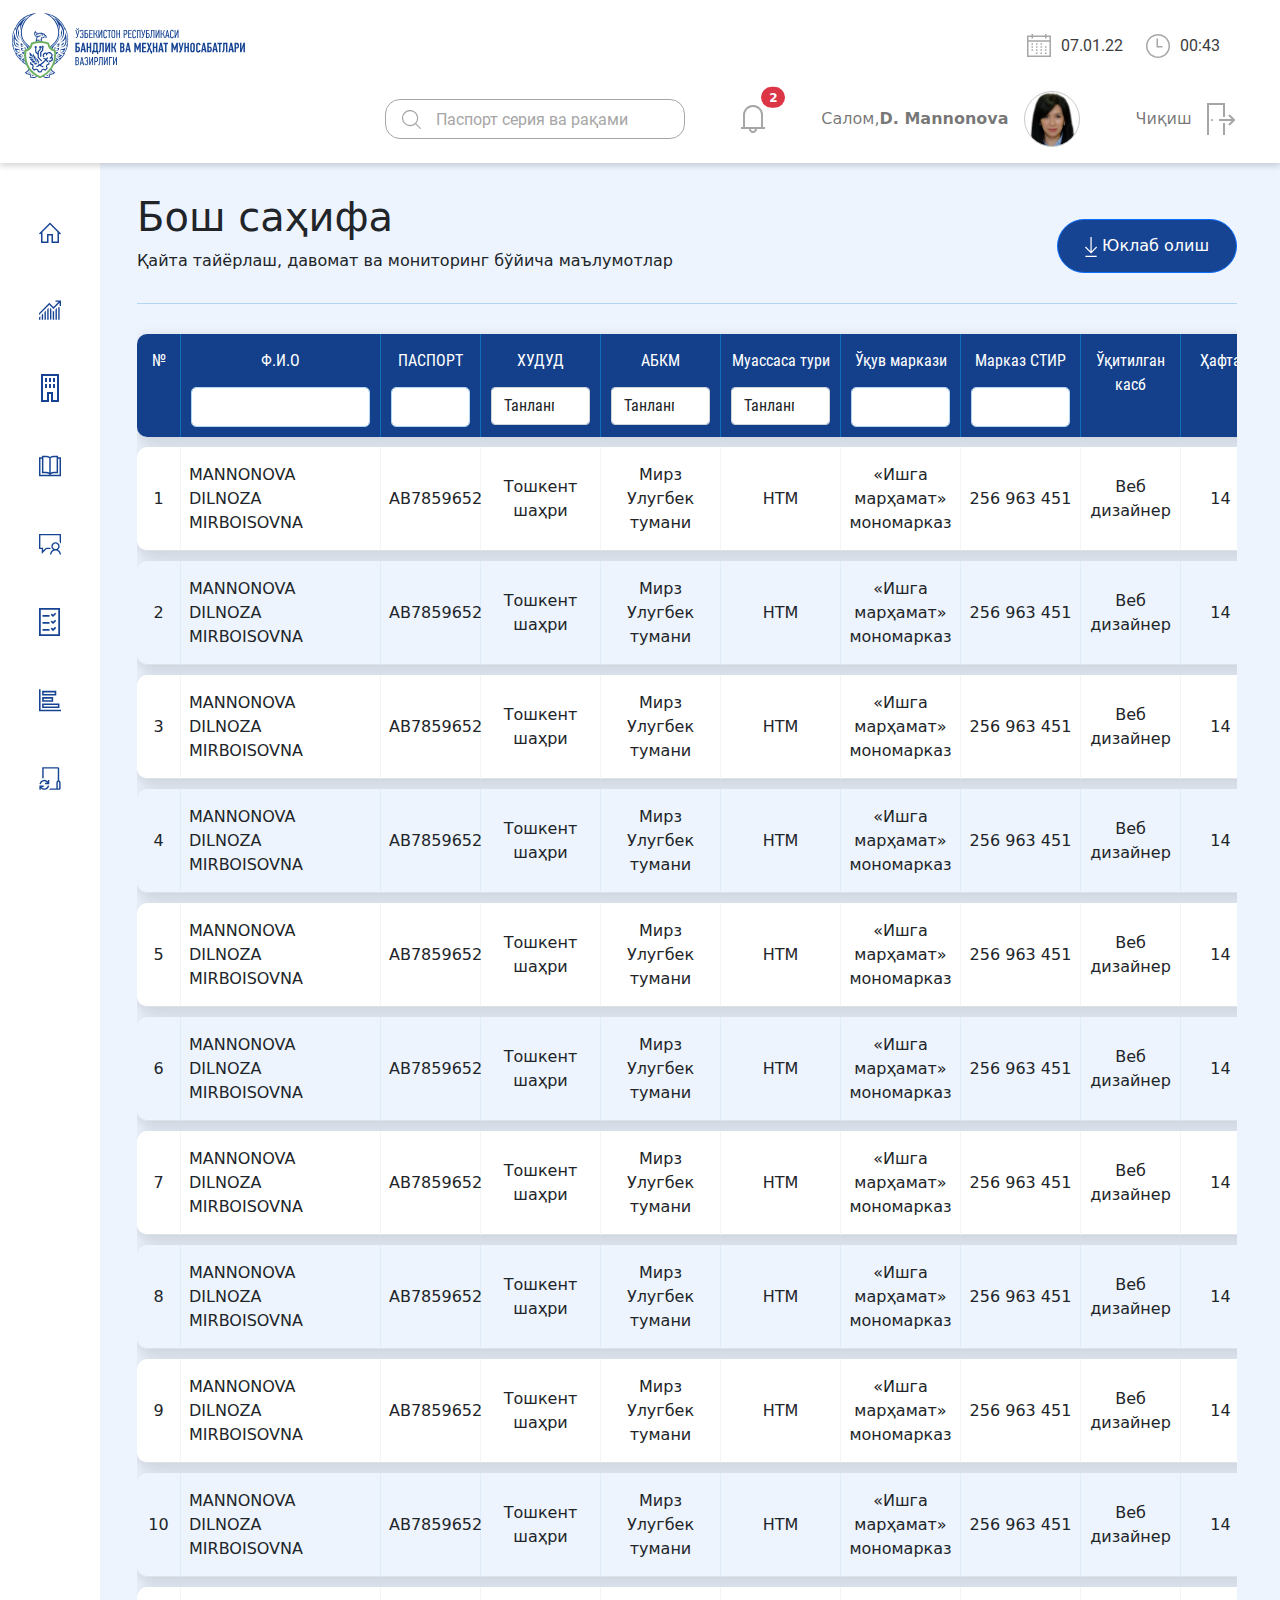
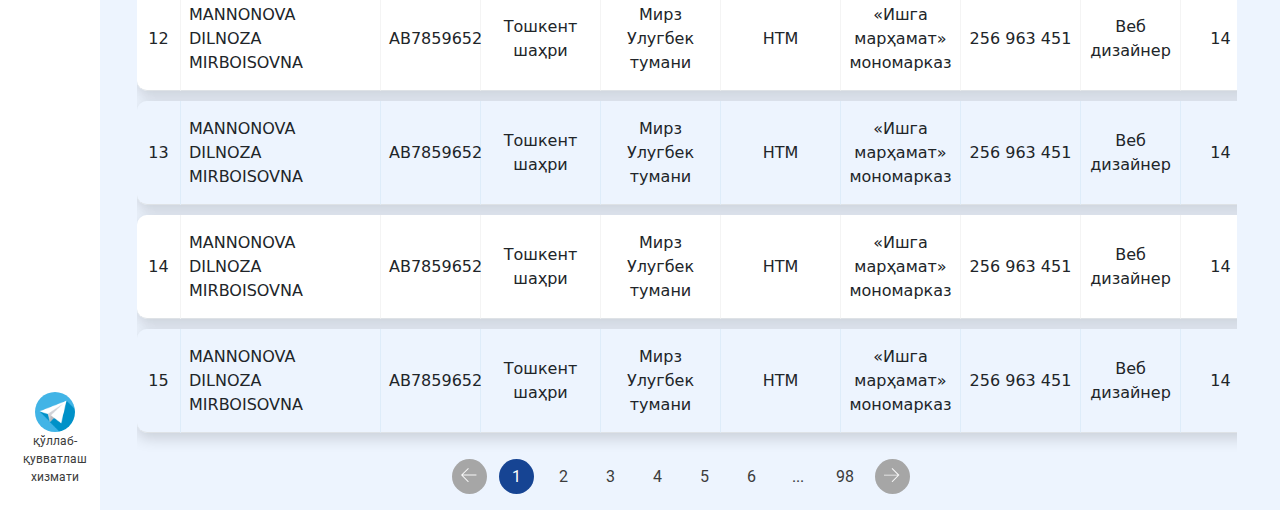
<file: index.html>
<!DOCTYPE html>
<html>
  <head>
    <meta charset="utf-8" />
    <!-- <base href="/"> -->

    <title>Home</title>
    <meta name="description" content="Simple Starter Description" />

    <meta
      name="viewport"
      content="width=device-width, initial-scale=1.0, minimum-scale=1.0, maximum-scale=1.0, user-scalable=no"
    />

    <link rel="icon" href="images/favicon.png" />
    <meta property="og:image" content="images/image.jpg" />

    <!-- <link rel="stylesheet" href="libs/bootstrap/css/bootstrap-reboot.min.css"> -->
    <!-- <link rel="stylesheet" href="libs/bootstrap/css/bootstrap-grid.min.css"> -->

    <link rel="stylesheet" href="libs/bootstrap/css/bootstrap.min.css" />
    <link rel="stylesheet" href="css/main.css" />
    <link rel="stylesheet" href="css/media.css" />
  </head>

  <body>
    <div id="app" class="dashboard">
      <header class="header">
        <nav class="navbar navbar-expand-lg navbar-light bg-white">
          <div class="container-fluid">
            <a class="navbar-brand" href="#">
              <svg
                xmlns="http://www.w3.org/2000/svg"
                width="232.927"
                height="65.361"
                viewBox="0 0 232.927 65.361"
              >
                <g id="logo-uz" transform="translate(-0.152 -0.1)">
                  <g
                    id="Сгруппировать_2"
                    data-name="Сгруппировать 2"
                    transform="translate(0.152 0.1)"
                  >
                    <g id="Сгруппировать_1" data-name="Сгруппировать 1">
                      <path
                        id="Контур_7718"
                        data-name="Контур 7718"
                        d="M30.849,32.942a1.157,1.157,0,0,1,1.132,1.132.91.91,0,0,1-.566.89v2.669l-1.861,2.022v3.721a.647.647,0,1,1-1.294,0V39.414h0v-.162h0l.081-.081h0l1.7-1.7V35.207a1.225,1.225,0,0,1-.566-.89c.243-.89.809-1.375,1.375-1.375ZM24.7.1a23.021,23.021,0,0,0-7.6,4.368,21.357,21.357,0,0,0-5.5,7.6,20.852,20.852,0,0,0-1.537,5.743A15.616,15.616,0,0,0,15.8,31.567c.647.566,1.213,1.052,1.78,1.618a3.555,3.555,0,0,1,.971,1.456.079.079,0,0,0,.081.081,3.643,3.643,0,0,1-.728.809,1.524,1.524,0,0,0-.162-.647,2.9,2.9,0,0,0-.809-1.132,16.176,16.176,0,0,0-1.78-1.537A16.553,16.553,0,0,1,9.089,17.654a25.042,25.042,0,0,1,1.537-5.986A21.183,21.183,0,0,1,19.767,1.637C14.023,3.5,5.044,9.241,3.507,17.249c-.081-.162-.324-.566-.485-.809C.757,21.455-.295,29.383,2.213,33.428c-.4-.162-.728-.324-.809-.566.647,2.993,1.7,8.251,6.148,8.17a7.576,7.576,0,0,1-2.993.081c1.052,1.941,2.831,4.611,5.42,4.449a4.358,4.358,0,0,1-1.7.647c.809.89,2.346,2.75,4.854,2.427A2.46,2.46,0,0,1,11.6,49.2a19.33,19.33,0,0,0,3.721,2.346c.162.4.4.809.566,1.213a25.224,25.224,0,0,1-5.824-3.883,1.2,1.2,0,0,0,.566-.081A9.132,9.132,0,0,1,6.9,45.723a1.2,1.2,0,0,0,.566-.081c-2.022-.971-3.4-3.721-4.287-5.42a1.371,1.371,0,0,0,.809,0c-2.346-2.265-3.155-5.905-3.64-8.9.162.081.243.162.324.162A25.274,25.274,0,0,1,3.022,14.822a.632.632,0,0,0,.324.324C6.339,6.571,15.4.828,24.7.1ZM36.673,61.093a2.205,2.205,0,0,0-1.052,1.213,5.751,5.751,0,0,1-2.265.809,7.1,7.1,0,0,0,2.912-.162,4.494,4.494,0,0,1,.4-1.861Zm2.265-2.75v.89a3.431,3.431,0,0,1-1.456.566,4.5,4.5,0,0,0,2.75-.324,2.467,2.467,0,0,1-1.294-1.132Zm-2.022,2.265a5.275,5.275,0,0,0,5.015-.809,8.985,8.985,0,0,1-3.478-3.478l.728-.647a7.81,7.81,0,0,0,4.287,3.883,6.182,6.182,0,0,1-4.934,2.265,2.442,2.442,0,0,0-.243,2.831c-3.155.4-5.015.89-7.118-.809l.162-.971A5,5,0,0,0,33.6,64a7.8,7.8,0,0,0,1.941,0,9.911,9.911,0,0,1,1.537-.162,3,3,0,0,1,.647-2.346c-.324-.4-.647-.566-.809-.89Zm-17.23.485a2.205,2.205,0,0,1,1.052,1.213A5.751,5.751,0,0,0,23,63.115a7.1,7.1,0,0,1-2.912-.162,4.494,4.494,0,0,0-.4-1.861Zm-2.265-2.75v.89a3.431,3.431,0,0,0,1.456.566,4.5,4.5,0,0,1-2.75-.324,2.467,2.467,0,0,0,1.294-1.132Zm2.022,2.265a5.275,5.275,0,0,1-5.015-.809,8.985,8.985,0,0,0,3.478-3.478l-.728-.647a7.81,7.81,0,0,1-4.287,3.883,6.182,6.182,0,0,0,4.934,2.265,2.442,2.442,0,0,1,.243,2.831c3.155.4,5.015.89,7.118-.809l-.162-.971A5,5,0,0,1,22.76,64a7.8,7.8,0,0,1-1.941,0,9.911,9.911,0,0,0-1.537-.162,3,3,0,0,0-.647-2.346,3.8,3.8,0,0,0,.809-.89ZM37.725,34.722a3.643,3.643,0,0,0,.728.809,1.524,1.524,0,0,1,.162-.647,2.9,2.9,0,0,1,.809-1.132,16.175,16.175,0,0,1,1.78-1.537A16.553,16.553,0,0,0,47.27,17.654a25.042,25.042,0,0,0-1.537-5.986A20.474,20.474,0,0,0,36.592,1.637C42.336,3.5,51.4,9.16,52.932,17.168c.081-.162.324-.566.485-.809,2.265,5.015,3.236,13.024.809,16.987.4-.162.728-.324.809-.566-.647,2.993-1.7,8.251-6.148,8.17a7.576,7.576,0,0,0,2.993.081c-1.052,1.941-2.831,4.611-5.42,4.449a4.358,4.358,0,0,0,1.7.647c-.809.89-2.346,2.75-4.854,2.427a2.46,2.46,0,0,0,1.537.566,19.329,19.329,0,0,1-3.721,2.346c-.162.4-.4.809-.566,1.213A25.224,25.224,0,0,0,46.38,48.8a1.2,1.2,0,0,1-.566-.081,9.132,9.132,0,0,0,3.721-3.074,1.2,1.2,0,0,1-.566-.081c2.022-.971,3.4-3.721,4.287-5.42a1.371,1.371,0,0,1-.809,0c2.346-2.265,3.155-5.905,3.64-8.9-.162.081-.243.162-.324.162a25.274,25.274,0,0,0-2.346-16.664.632.632,0,0,1-.324.324C50.1,6.571,41.041.828,31.658.1a23.021,23.021,0,0,1,7.6,4.368,21.357,21.357,0,0,1,5.5,7.6A20.853,20.853,0,0,1,46.3,17.815a15.616,15.616,0,0,1-5.743,13.752c-.647.566-1.213,1.052-1.78,1.618a7.332,7.332,0,0,0-1.052,1.537Zm-10.516-6.39a1.586,1.586,0,0,1-.809-2.265,1.4,1.4,0,0,0,.809,1.456,1.381,1.381,0,0,0,.566-1.618c.4,1.052.243,2.1-.566,2.427Zm6.633-4.287a2.858,2.858,0,0,0-1.375-.324c-.243,0-.485-.162-.4-.647-.485,1.052-.647,1.7-2.022,1.375-.809-.162-1.132.485-.971,1.132.081.4.243.971-.162,1.375a1.882,1.882,0,0,0-.89-1.132,1.632,1.632,0,0,1,.243,1.941c1.618-.324,1.618.971,1.375,1.618.4,0,.809.081,1.052.081a16.434,16.434,0,0,1-.809-3.964c0-.243,0-.324.162-.243a2.2,2.2,0,0,0,2.346-.809,3.526,3.526,0,0,1,2.346.728c.162-1.456.243-2.831-1.537-3.4a1.5,1.5,0,0,0-1.78-1.052c-1.132-1.78-5.258.081-6.876-1.052a2.277,2.277,0,0,1-.809-1.7,3.668,3.668,0,0,0-1.213,1.7,3.55,3.55,0,0,0,.566,3.317,3.15,3.15,0,0,0,1.861,1.213c-.081.081-.162.162-.162.243-.89,1.456-.809,3.64-.809,5.339.243-.081.566-.081.809-.162a1.246,1.246,0,0,1,1.132-1.78,1.774,1.774,0,0,1,.243-1.941,1.461,1.461,0,0,0-.89,1.132,1.284,1.284,0,0,1-.162-1.294,3.944,3.944,0,0,1,.243-.566V25.1c.809-1.537,3.559-.566,4.287-2.912a3.288,3.288,0,0,1-.809.728c-.485.243-.809-.728-1.456-.728a.938.938,0,0,1,.324.809c-.081.324-.243.4-.485.162s-.4-.728-.809-.809a.772.772,0,0,1,.162.809c-.081.324-.324.485-.566.162-.162-.162-.243-.485-.485-.647a.54.54,0,0,1-.809.566,2.841,2.841,0,0,1-1.456-1.456,2.7,2.7,0,0,1,.081-2.1v-.081c1.456,2.669,6.714.081,7.361,1.78l.081.324h.324c.566-.081,1.132-.081,1.213.647v.324l.243.081a1.189,1.189,0,0,1,1.294,1.294Zm-8.332,5.5a2.308,2.308,0,0,1,.566-.647c-.081.243-.162.4-.243.647Zm3.236-.081a2.465,2.465,0,0,0-.566-.809,1.473,1.473,0,0,1,1.052.809Zm-2.427,0c0-.162.081-.324.081-.485a.606.606,0,0,0,.081.4l-.162.081Zm1.618,0c0-.162-.081-.4-.081-.647a2.422,2.422,0,0,1,.324.647ZM8.442,20.647c-.162,5.015,1.941,9.222,6.31,13.266a7.186,7.186,0,0,1,1.294,3.074,1.692,1.692,0,0,0,.485-.324c-.081-.485-.081-.809-.162-1.132a1.881,1.881,0,0,1,.566.89c.162-.081.243-.243.4-.324,0-.162-.081-.324-.081-.485a1.5,1.5,0,0,0-.162-.566A8.1,8.1,0,0,0,14.751,32.7a16.669,16.669,0,0,1-6.31-12.053ZM8.6,28.17c-5.258-4.692-3.964-12.943.081-16.34a15.739,15.739,0,0,0-.324,5.824,23.558,23.558,0,0,1,1.618-6.229,22.693,22.693,0,0,1,4.287-6.633C10.3,7.3,6.177,11.182,4.64,15.55,3.426,19.514,3.993,25.338,8.6,28.17ZM2.779,19.676C.514,26.956,1.242,35.935,8.2,33.994c-4.287.162-5.824-2.508-5.42-8.494a8.685,8.685,0,0,0,5.5,4.692c-3.317-2.346-5.339-5.015-5.5-10.516ZM2.7,34.964c1.052,5.42,4.611,5.662,6.714,3.721a3.237,3.237,0,0,1-4.934-1.7,4.8,4.8,0,0,0,3.964-1.213A6.6,6.6,0,0,1,2.7,34.964Zm3.4,7.2c2.508,3.883,5.177,2.022,5.824.647a2.662,2.662,0,0,1-3.721.081,4.588,4.588,0,0,0,2.265-2.184A6.631,6.631,0,0,1,6.1,42.164Zm6.795,1.618a5.017,5.017,0,0,1-3.155,2.75c1.294,1.456,3.4,1.7,4.206.566,0-.243-.081-.4-.081-.647a1.623,1.623,0,0,1-2.265.243,5.611,5.611,0,0,0,1.294-2.912Zm1.78,5.986a5.026,5.026,0,0,0-.243-.809,1.652,1.652,0,0,1-1.052.647,1.313,1.313,0,0,0,1.294.162ZM9.008,29.787c-.89,4.934,1.537,4.368,2.993,4.206-1.375-.243-2.508-.809-2.427-2.265A4.566,4.566,0,0,0,12,32.376a7.062,7.062,0,0,1-2.993-2.589Zm.081,4.934c-.081,4.368,2.589,3.317,3.559,2.346-1.294.485-2.346.243-2.427-.971a3.063,3.063,0,0,0,2.265-.809c-2.1.566-2.912-.162-3.4-.566Zm1.052,4.368c1.213,3.074,2.589,2.265,3.4,1.132v-.4c-.809.728-1.618.809-1.941.081a2.772,2.772,0,0,0,1.537-1.861,3.083,3.083,0,0,1-2.993,1.052ZM12,42.164a5.927,5.927,0,0,0,1.537,1.618,15.587,15.587,0,0,1-.081-1.941A2.177,2.177,0,0,1,12,42.164Zm.647-8.17c.081,3.236,1.618,2.589,2.427,2.265-.809.081-1.7-.081-1.7-1.052a2.953,2.953,0,0,0,1.456,0,4.228,4.228,0,0,1-2.184-1.213Zm.566,3.155a6.228,6.228,0,0,0,.485,1.213v-.243l.4-.162c0-.081,0-.081-.081-.162a1.85,1.85,0,0,0,1.213-.89c-1.132.647-1.78.4-2.022.243ZM7.148,15.712a10.508,10.508,0,0,0,1.375,10.84,11.014,11.014,0,0,1-1.294-6.795,8.368,8.368,0,0,1-.081-4.045ZM3.912,29.464c.485,2.184,1.618,3.478,3.721,3.559a5.2,5.2,0,0,1-1.941-1.375,3.432,3.432,0,0,0,1.78-.162,6.563,6.563,0,0,1-3.559-2.022Zm2.912,8.413a1.7,1.7,0,0,0,1.941.243.919.919,0,0,1-.647-.243.874.874,0,0,0,.243-.566,2.269,2.269,0,0,1-1.537.566ZM9.736,42.73a1.552,1.552,0,0,0,1.618-.4.684.684,0,0,1-.566,0,1.122,1.122,0,0,0,0-.728A2.054,2.054,0,0,1,9.736,42.73Zm2.993,3.4a1.327,1.327,0,0,0,.971-.566v-.324c-.081,0-.162.081-.243,0a1.227,1.227,0,0,0-.324-.647,1.937,1.937,0,0,1-.4,1.537ZM48,20.647c.162,5.015-1.941,9.222-6.31,13.266a7.186,7.186,0,0,0-1.294,3.074,1.692,1.692,0,0,1-.485-.324c.081-.485.081-.809.162-1.132a1.881,1.881,0,0,0-.566.89c-.162-.081-.243-.243-.4-.324,0-.162.081-.324.081-.485a1.5,1.5,0,0,1,.162-.566A8.1,8.1,0,0,1,41.688,32.7,17.256,17.256,0,0,0,48,20.647Zm-.324,7.523c5.339-4.773,3.964-13.024-.081-16.421a15.739,15.739,0,0,1,.324,5.824A23.558,23.558,0,0,0,46.3,11.344a22.693,22.693,0,0,0-4.287-6.633c3.964,2.508,8.089,6.39,9.626,10.759,1.375,4.045.728,9.869-3.964,12.7Zm5.905-8.494c2.265,7.28,1.537,16.259-5.42,14.318,4.287.162,5.824-2.508,5.42-8.494a8.685,8.685,0,0,1-5.5,4.692c3.317-2.346,5.339-5.015,5.5-10.516Zm.081,15.289c-1.052,5.42-4.611,5.662-6.714,3.721a3.237,3.237,0,0,0,4.934-1.7,4.8,4.8,0,0,1-3.964-1.213,6.545,6.545,0,0,0,5.743-.809Zm-3.4,7.2c-2.508,3.883-5.177,2.022-5.824.647a2.662,2.662,0,0,0,3.721.081,4.588,4.588,0,0,1-2.265-2.184,6.929,6.929,0,0,0,4.368,1.456Zm-6.714,1.618A4.887,4.887,0,0,0,46.7,46.451c-1.294,1.456-3.4,1.7-4.206.566,0-.243.081-.4.081-.647a1.623,1.623,0,0,0,2.265.243,5.094,5.094,0,0,1-1.294-2.831Zm-1.78,5.986a5.027,5.027,0,0,1,.243-.809,1.652,1.652,0,0,0,1.052.647c-.647.324-1.052.324-1.294.162Zm5.582-19.98c.89,4.934-1.537,4.368-2.993,4.206,1.375-.243,2.508-.809,2.427-2.265a3.807,3.807,0,0,1-2.427.647,7.062,7.062,0,0,0,2.993-2.589Zm-.081,4.934c.081,4.368-2.589,3.317-3.559,2.346,1.294.485,2.346.243,2.427-.971a3.063,3.063,0,0,1-2.265-.809c2.022.566,2.993-.162,3.4-.566ZM46.218,39.09c-1.213,3.074-2.589,2.265-3.4,1.132v-.4c.809.728,1.618.809,1.941.081a2.772,2.772,0,0,1-1.537-1.861,3.049,3.049,0,0,0,2.993,1.052Zm-1.861,3.074a5.927,5.927,0,0,1-1.537,1.618A15.587,15.587,0,0,0,42.9,41.84a2.177,2.177,0,0,0,1.456.324Zm-.566-8.17c-.081,3.236-1.618,2.589-2.427,2.265.809.081,1.7-.081,1.7-1.052a2.953,2.953,0,0,1-1.456,0,4.643,4.643,0,0,0,2.184-1.213Zm-.566,3.155a6.229,6.229,0,0,1-.485,1.213v-.243l-.485-.162c0-.081,0-.081.081-.162a1.85,1.85,0,0,1-1.213-.89,2.051,2.051,0,0,0,2.1.243ZM49.13,15.712a10.508,10.508,0,0,1-1.375,10.84,11.013,11.013,0,0,0,1.294-6.795,6.191,6.191,0,0,0,.081-4.045Zm3.236,13.752c-.485,2.184-1.618,3.478-3.721,3.559a5.2,5.2,0,0,0,1.941-1.375,3.432,3.432,0,0,1-1.78-.162,5.583,5.583,0,0,0,3.559-2.022Zm-2.75,8.413a1.7,1.7,0,0,1-1.941.243.919.919,0,0,0,.647-.243.874.874,0,0,1-.243-.566,2.135,2.135,0,0,0,1.537.566ZM46.7,42.73a1.552,1.552,0,0,1-1.618-.4.684.684,0,0,0,.566,0,1.122,1.122,0,0,1,0-.728A1.619,1.619,0,0,0,46.7,42.73Zm-2.993,3.4a1.327,1.327,0,0,1-.971-.566v-.324c.081,0,.162.081.243,0a1.227,1.227,0,0,1,.324-.647,1.494,1.494,0,0,0,.4,1.537ZM28.26,21.213c1.052.566,1.861.081,2.427.4.485.243.728,1.132.081,1.294,0-.485-.4-.4-.647-.4a.522.522,0,0,1-.485-.485.3.3,0,0,1,.081-.243,1.4,1.4,0,0,1-1.456-.566Zm-4.368-.243a1.742,1.742,0,0,0,.89,1.78,4.56,4.56,0,0,1-.324-.971,6.191,6.191,0,0,0,3.4-.566,5.906,5.906,0,0,1-3.964-.243ZM37.078,48.716a2.494,2.494,0,0,0,1.861.162,2.807,2.807,0,0,0,1.537-.971,2.63,2.63,0,0,0,.647-2.1,3.256,3.256,0,0,0-.728-1.618,4.56,4.56,0,0,0,.324-.971,3.29,3.29,0,0,0-.162-1.78,5.72,5.72,0,0,0-.971-1.456,4.353,4.353,0,0,0-1.618-.809,4.319,4.319,0,0,0-1.78.162,3.325,3.325,0,0,0-1.052.647,2.359,2.359,0,0,0-1.618-.324,3,3,0,0,0-1.941.971,3.22,3.22,0,0,0-.728,1.7,2.912,2.912,0,0,0,.566,1.78.583.583,0,1,0,.971-.647,1.723,1.723,0,0,1-.324-.971,1.34,1.34,0,0,1,.4-.971A1.822,1.822,0,0,1,33.6,40.87a2.752,2.752,0,0,1,.809.081,8.423,8.423,0,0,0-.4.971.619.619,0,0,0,1.213.243,1.583,1.583,0,0,1,.485-.971,3.527,3.527,0,0,1,.89-.728,2.1,2.1,0,0,1,2.1.4,3.527,3.527,0,0,1,.728.89,1.856,1.856,0,0,1,.081,1.132,2.118,2.118,0,0,1-.485,1.052,2.294,2.294,0,0,1-.89.647.64.64,0,0,0,.4,1.213,2.054,2.054,0,0,0,1.052-.728,1.3,1.3,0,0,1,.243.728,1.408,1.408,0,0,1-.4,1.213,1.668,1.668,0,0,1-1.941.485.569.569,0,0,0-.809.324c-.081.485.081.809.4.89Zm-.566,1.213v.89l-1.78.809-.081.162-.243.728c-.081.243-.243.485-.324.728l-.162.162.728,1.78a4.624,4.624,0,0,1-.566.647,4.051,4.051,0,0,1-.647.566l-1.78-.728-.162.162c-.243.081-.485.243-.728.324l-.728.243-.324.081-.809,1.78h-1.78l-.809-1.78L26,56.4l-.728-.243c-.243-.081-.485-.243-.728-.324l-.243-.162-1.78.728a4.624,4.624,0,0,1-.647-.566,4.052,4.052,0,0,1-.566-.647l.728-1.78-.081-.162c-.081-.243-.243-.485-.324-.728l-.243-.728-.081-.324-1.78-.809v-.89a.647.647,0,1,0-1.294,0V50.5c0,.243.081.485.081.728l.081.324,1.861.809c.081.162.162.4.243.566s.162.4.243.566l-.809,1.861.243.324a5.283,5.283,0,0,0,.89.971c.324.324.728.647.971.89l.243.243,1.941-.809c.162.081.4.162.566.243s.4.162.566.243l.809,1.861.324.081c.243,0,.485.081.728.081h1.456c.243,0,.485-.081.728-.081l.324-.081.809-1.861c.162-.081.4-.162.566-.243s.4-.162.566-.243l1.861.809.324-.243a5.283,5.283,0,0,0,.971-.89c.324-.324.647-.728.89-.971l.243-.243-.809-1.941c.081-.162.162-.4.243-.566s.162-.4.243-.566l1.861-.809.081-.324c0-.243.081-.485.081-.728v-.728A.7.7,0,0,0,37,49.121c-.243.324-.485.566-.485.809ZM19.848,43.7c.971-3.4-1.456-3.155-2.265-4.692.728,1.618-1.052,3.317,2.265,4.692Zm15.289.89a9.289,9.289,0,0,1-.647.809,1.764,1.764,0,0,1-.324.4c-.243-.162-.4-.243-.647-.4a6.062,6.062,0,0,0-1.294-.4.619.619,0,1,0-.243,1.213,3.425,3.425,0,0,1,.971.324c.162.081.243.162.4.243a25.119,25.119,0,0,1-3.721,3.4,13.778,13.778,0,0,1-1.78,1.213c-.162-.081-.324-.243-.485-.324-.324-.162-.647-.162-.809.162s-.162.647.162.809A9.308,9.308,0,0,1,24.7,53a.616.616,0,1,0,.485,1.132,25.742,25.742,0,0,0,2.589-1.294,8.525,8.525,0,0,1,.89.566,10.864,10.864,0,0,0,2.184,1.052.616.616,0,0,0,.485-1.132c-.728-.324-1.375-.647-2.1-.971a.613.613,0,0,0-.324-.162,13.175,13.175,0,0,1,1.375-.89,32.873,32.873,0,0,0,3.883-3.64c.081.081.162.243.324.324a3.3,3.3,0,0,1,.485.89.758.758,0,0,0,.809.4.668.668,0,0,0,.4-.809,5.157,5.157,0,0,0-.647-1.132c-.162-.243-.324-.4-.485-.647.162-.162.243-.324.4-.485a8.6,8.6,0,0,1,.728-.89c.162-.324.162-.647-.162-.809a.577.577,0,0,0-.89.081ZM26.8,47.341c1.456,2.265-.324,2.427-.485,3.721-.971-2.184.324-2.508.485-3.721Zm-5.177,3.236c2.346,2.184,2.912.162,4.368.243-2.184-1.618-2.912-.162-4.368-.243ZM19.6,48.312c2.1,2.75,3.074.809,4.611,1.132-2.022-2.265-3.074-.809-4.611-1.132Zm4.368-3.883c-.081,1.375-1.537,1.861-.243,4.206.081-1.375,2.022-1.78.243-4.206Zm-1.132-2.022c-.162,1.456-1.78,1.861-.566,4.449.324-1.456,2.346-1.618.566-4.449Zm-4.773,3.64c1.78,2.993,2.993,1.052,4.53,1.618-1.861-2.427-3.074-1.052-4.53-1.618ZM16.774,43.62c1.294,3.236,2.831,1.537,4.206,2.265-1.456-2.669-2.831-1.537-4.206-2.265Zm4.449-3.074c-.081,1.618-1.7,2.184-.162,4.773,0-1.618,2.265-1.941.162-4.773Zm4.368,5.177c-.162,1.375-1.7,1.78-.485,4.206.162-1.456,2.1-1.618.485-4.206Zm.162-3.964v2.993l3.4,3.4a.572.572,0,1,0,.809-.809l-2.993-2.993v-5.5l1.941-1.941v-1.78a1.225,1.225,0,0,0,.566-.89A1.157,1.157,0,0,0,28.341,33.1a1.218,1.218,0,0,0-1.132,1.132.91.91,0,0,0,.566.89v1.294l-1.941,1.941v1.78l-1.375-1.375v-3.64a1.225,1.225,0,0,0,.566-.89A1.157,1.157,0,0,0,23.892,33.1a1.218,1.218,0,0,0-1.132,1.132.91.91,0,0,0,.566.89v4.125l2.427,2.508Zm5.1-8.008a.4.4,0,1,0,.4.4.433.433,0,0,0-.4-.4Zm-2.589,0a.4.4,0,1,0,.4.4.382.382,0,0,0-.4-.4Zm-4.449,0a.4.4,0,1,0,.4.4A.382.382,0,0,0,23.811,33.751Z"
                        transform="translate(-0.152 -0.1)"
                        fill="#164493"
                      />
                      <path
                        id="Контур_7719"
                        data-name="Контур 7719"
                        d="M31.047,72.091C42.129,66.752,48.358,58.1,46.659,43.779c-3.883-.971-6.229-3.317-6.552-7.2a23.2,23.2,0,0,0-9.06-1.78,21.828,21.828,0,0,0-9.06,1.78c-.4,3.883-2.669,6.229-6.552,7.2-1.7,14.318,4.53,23.054,15.612,28.312Zm-7.28-34.217a22.658,22.658,0,0,1,7.361-1.213,23.02,23.02,0,0,1,7.361,1.213,9.29,9.29,0,0,0,6.552,7.28c.971,11.648-3.559,19.657-13.833,24.915C20.854,64.811,16.244,56.8,17.376,45.235A9.475,9.475,0,0,0,23.766,37.874Z"
                        transform="translate(-3.019 -6.73)"
                        fill="#6caf60"
                      />
                    </g>
                  </g>
                  <g
                    id="Сгруппировать_4"
                    data-name="Сгруппировать 4"
                    transform="translate(63.529 15.389)"
                  >
                    <g id="Сгруппировать_3" data-name="Сгруппировать 3">
                      <path
                        id="Контур_7720"
                        data-name="Контур 7720"
                        d="M80.684,25.148l1.052-4.53h.89l-1.618,6.229a2.588,2.588,0,0,1-.4,1.052c-.162.243-.243.485-.4.566a.739.739,0,0,1-.4.243c-.162,0-.324.081-.485.081h-.4V28.06h.4a.7.7,0,0,0,.485-.243,1.521,1.521,0,0,0,.324-.809l.162-.485L78.5,20.618h.89l1.294,4.53ZM79.875,19a.3.3,0,0,0,.081.243c0,.081.081.162.162.243s.162.162.243.162c.081.081.162.081.324.081s.243,0,.324-.081.162-.081.243-.162.162-.162.162-.243.081-.162.081-.243h.728c0,.162-.081.324-.081.485l-.243.485a1.031,1.031,0,0,1-.485.324,1.524,1.524,0,0,1-.647.162,1.615,1.615,0,0,1-.728-.162c-.162-.081-.324-.243-.485-.324-.081-.162-.243-.324-.243-.485A1.026,1.026,0,0,1,79.228,19Zm4.773,1.537a2.494,2.494,0,0,1,.809.081,1.3,1.3,0,0,1,.566.324,1.761,1.761,0,0,1,.4.647,3.59,3.59,0,0,1,.162,1.052v.485c0,.162-.081.324-.081.566l-.243.485c-.081.162-.243.243-.324.324h0a1.764,1.764,0,0,1,.4.324l.243.485a1.026,1.026,0,0,1,.081.485v.566a3.4,3.4,0,0,1-.4,1.78,1.777,1.777,0,0,1-1.456.647,2.24,2.24,0,0,1-.728-.081,1.3,1.3,0,0,1-.566-.324,1.451,1.451,0,0,1-.4-.566,2.494,2.494,0,0,1-.081-.809l.89-.162a1.3,1.3,0,0,0,.243.89.989.989,0,0,0,.728.243c.162,0,.243,0,.324-.081s.243-.162.324-.243a.684.684,0,0,0,.162-.485,2.254,2.254,0,0,0,.081-.809,1.376,1.376,0,0,0-.081-.566,1.15,1.15,0,0,0-.162-.485,1.117,1.117,0,0,0-.243-.324.606.606,0,0,0-.4-.081h-.485V24.1h.566a.606.606,0,0,0,.4-.081c.081-.081.243-.162.243-.324.081-.162.081-.324.162-.485,0-.162.081-.4.081-.566a1.577,1.577,0,0,0-.081-.647c-.081-.162-.081-.324-.243-.4a.42.42,0,0,0-.324-.162,3.5,3.5,0,0,0-.4-.081.789.789,0,0,0-.728.324,1.367,1.367,0,0,0-.243.809l-.89-.162a1.666,1.666,0,0,1,.566-1.375,1.6,1.6,0,0,1,1.132-.4Zm3.964,7.28h.647a1.524,1.524,0,0,0,.647-.162.808.808,0,0,0,.4-.324,1.15,1.15,0,0,0,.162-.485c0-.162.081-.4.081-.647v-.566a1.15,1.15,0,0,0-.162-.485.808.808,0,0,0-.4-.324,1.524,1.524,0,0,0-.647-.162h-.728v3.155Zm0-3.964h.647a3.59,3.59,0,0,1,1.052.162,1.258,1.258,0,0,1,.647.485,2.874,2.874,0,0,1,.324.728,3.626,3.626,0,0,1,.081.971,4.273,4.273,0,0,1-.081,1.052,2.422,2.422,0,0,1-.324.809,1.258,1.258,0,0,1-.647.485,3.169,3.169,0,0,1-1.052.162H87.641V20.618h3.4v.809H88.612v2.427Zm3.721,4.854V20.618h3.478v.809H93.222v2.75h2.184v.89H93.222V27.9h2.589v.809Zm4.287,0V20.618h.89v3.559h.809c.162,0,.243-.081.4-.162.081-.081.243-.162.324-.324a5.575,5.575,0,0,0,.243-.647l.566-2.346h.809l-.566,2.346a2.7,2.7,0,0,1-.4.971,3.737,3.737,0,0,1-.566.566,1.291,1.291,0,0,1,.728.566,3.172,3.172,0,0,1,.4,1.052l.566,2.589h-.89l-.485-2.427a5.572,5.572,0,0,0-.243-.647.808.808,0,0,0-.324-.4c-.162-.081-.243-.162-.4-.162s-.243-.081-.4-.081H97.51v3.64Zm7.847-5.743-2.022,5.662h-.89V20.618h.89V26.28h.081l2.022-5.743h.89v8.089h-.89l-.081-5.662Zm3.883-2.427a1.778,1.778,0,0,1,1.375.485,1.869,1.869,0,0,1,.4,1.375l-.89.162a2.908,2.908,0,0,0-.162-.89.789.789,0,0,0-.728-.324,1.15,1.15,0,0,0-.485.162c-.081.081-.243.162-.243.324-.081.162-.081.243-.162.4V27.17c0,.162.081.243.162.4.081.081.162.243.243.324s.243.081.485.081c.324,0,.566-.081.647-.243a1.3,1.3,0,0,0,.243-.89l.971.162a1.9,1.9,0,0,1-.485,1.375,2.191,2.191,0,0,1-2.75,0,1.978,1.978,0,0,1-.485-1.456V22.883a2.494,2.494,0,0,1,.081-.809l.243-.728a1.087,1.087,0,0,1,.566-.485c.243-.324.566-.324.971-.324Zm4.449.89v7.28h-.89v-7.28h-1.456v-.809h3.64v.809Zm5.5,5.1a3.287,3.287,0,0,1-.4,1.7,1.635,1.635,0,0,1-1.456.566,1.731,1.731,0,0,1-1.456-.566,2.081,2.081,0,0,1-.4-1.456V22.8a2.494,2.494,0,0,1,.081-.809l.243-.728a1.088,1.088,0,0,1,.566-.485,2.993,2.993,0,0,1,1.941,0,1.087,1.087,0,0,1,.566.485.989.989,0,0,1,.243.728,3.033,3.033,0,0,1,.081.89v3.64Zm-.971-3.883v-.4c0-.162-.081-.243-.162-.4-.081-.081-.162-.243-.324-.324a1.15,1.15,0,0,0-.485-.162,1.169,1.169,0,0,0-.566.162.445.445,0,0,0-.243.4,1.026,1.026,0,0,0-.081.485V27.17c0,.162.081.243.162.4.081.081.162.243.324.324.081.081.243.081.485.081a1.026,1.026,0,0,0,.485-.081.632.632,0,0,0,.324-.324c.081-.081.081-.243.162-.4,0-.162.081-.324.081-.485V22.64Zm4.934,6.067V24.986H120.4v3.721h-.89V20.618h.89v3.559h1.861V20.618h.89v8.089Zm6.067-8.089a4.1,4.1,0,0,1,1.052.162,1.258,1.258,0,0,1,.647.485,2.872,2.872,0,0,1,.324.728,4.272,4.272,0,0,1,.081,1.052,3.937,3.937,0,0,1-.081.971,2.422,2.422,0,0,1-.324.809,1.258,1.258,0,0,1-.647.485,2.062,2.062,0,0,1-1.052.162h-.647v3.236h-.89V20.618Zm-.728,3.964h.647a1.524,1.524,0,0,0,.647-.162.808.808,0,0,0,.4-.324,1.15,1.15,0,0,0,.162-.485v-.566a1.781,1.781,0,0,0-.081-.647.867.867,0,0,0-.162-.485.808.808,0,0,0-.4-.324,1.524,1.524,0,0,0-.647-.162h-.647v3.155Zm3.721,4.125V20.618H134.8v.809h-2.589v2.75H134.4v.89h-2.184V27.9H134.8v.809Zm5.986-8.17a1.778,1.778,0,0,1,1.375.485,1.869,1.869,0,0,1,.4,1.375l-.89.162a2.908,2.908,0,0,0-.162-.89.788.788,0,0,0-.728-.324,1.15,1.15,0,0,0-.485.162c-.081.081-.243.162-.243.324-.081.162-.081.243-.162.4V27.17c0,.162.081.243.162.4.081.081.162.243.243.324s.243.081.485.081c.324,0,.566-.081.647-.243a1.3,1.3,0,0,0,.243-.89l.971.162a1.9,1.9,0,0,1-.485,1.375,2.191,2.191,0,0,1-2.75,0,1.978,1.978,0,0,1-.485-1.456V22.883a2.494,2.494,0,0,1,.081-.809l.243-.728a1.087,1.087,0,0,1,.566-.485,1.111,1.111,0,0,1,.971-.324Zm5.42,8.17v-7.28h-1.78v7.28h-.89V20.618h3.559v8.089Zm3.721-3.559,1.052-4.53h.89l-1.618,6.229a2.589,2.589,0,0,1-.4,1.052c-.162.243-.243.485-.4.566a.739.739,0,0,1-.4.243c-.162,0-.324.081-.485.081h-.4V28.06h.4a.7.7,0,0,0,.485-.243,1.521,1.521,0,0,0,.324-.809l.162-.485-1.78-5.986h.89l1.294,4.611Zm3.559,2.669h.647a1.524,1.524,0,0,0,.647-.162.808.808,0,0,0,.4-.324,1.15,1.15,0,0,0,.162-.485c0-.162.081-.4.081-.647v-.566a1.15,1.15,0,0,0-.162-.485.808.808,0,0,0-.4-.324,1.524,1.524,0,0,0-.647-.162h-.647v3.155Zm0-3.964h.647a3.59,3.59,0,0,1,1.052.162,1.258,1.258,0,0,1,.647.485,2.872,2.872,0,0,1,.324.728,3.625,3.625,0,0,1,.081.971,4.272,4.272,0,0,1-.081,1.052,2.422,2.422,0,0,1-.324.809,1.258,1.258,0,0,1-.647.485,3.169,3.169,0,0,1-1.052.162h-1.618V20.618h3.317v.809h-2.346v2.427Zm4.934.728a12.555,12.555,0,0,1-.081,1.861q-.121.728-.243,1.213a1.178,1.178,0,0,1-.485.728,2.824,2.824,0,0,1-.728.485l-.4-.647c.162-.162.324-.243.485-.4a1.692,1.692,0,0,0,.324-.485c.081-.243.162-.485.243-.809a5.357,5.357,0,0,0,.081-1.213V20.618h3.4v8.089h-.89v-7.28h-1.618v3.155Zm6.714-1.618-2.022,5.662h-.89V20.618h.89V26.28h.081l2.022-5.743h.89v8.089h-.89l-.081-5.662Zm2.1,5.743V20.618h.89v3.559h.809c.162,0,.243-.081.4-.162.081-.081.243-.162.324-.324a5.577,5.577,0,0,0,.243-.647L167,20.7h.809l-.566,2.346a2.7,2.7,0,0,1-.4.971,3.738,3.738,0,0,1-.566.566,1.291,1.291,0,0,1,.728.566,3.172,3.172,0,0,1,.4,1.052l.566,2.589h-.89l-.485-2.427a5.573,5.573,0,0,0-.243-.647.808.808,0,0,0-.324-.4c-.162-.081-.243-.162-.4-.162s-.243-.081-.4-.081h-.566v3.64Zm7.927,0-.4-1.78H169.5l-.324,1.78h-.89l1.7-8.089h.89l1.78,8.089Zm-1.294-6.471L170.07,24.1l-.4,1.861h1.456l-.4-1.941-.324-1.78Zm4.692-1.7a1.778,1.778,0,0,1,1.375.485,1.87,1.87,0,0,1,.4,1.375l-.89.162a2.909,2.909,0,0,0-.162-.89.789.789,0,0,0-.728-.324,1.15,1.15,0,0,0-.485.162c-.081.081-.243.162-.243.324-.081.162-.081.243-.162.4V27.17c0,.162.081.243.162.4.081.081.162.243.243.324s.243.081.485.081c.324,0,.566-.081.647-.243a1.3,1.3,0,0,0,.243-.89l.971.162a1.9,1.9,0,0,1-.485,1.375,2.191,2.191,0,0,1-2.75,0,1.978,1.978,0,0,1-.485-1.456V22.883a2.493,2.493,0,0,1,.081-.809l.243-.728a1.088,1.088,0,0,1,.566-.485c.243-.324.566-.324.971-.324Zm5.582,2.427-2.022,5.662h-.89V20.618h.89V26.28h.081l2.022-5.743h.89v8.089h-.89l-.081-5.662Z"
                        transform="translate(-78.5 -19)"
                        fill="#164493"
                        fill-rule="evenodd"
                      />
                      <path
                        id="Контур_7721"
                        data-name="Контур 7721"
                        d="M79.956,44.97h.566c.081,0,.162,0,.162-.081a.812.812,0,0,0,.809-.485,2.062,2.062,0,0,0,.162-1.052,2.142,2.142,0,0,0-.243-1.132c-.162-.243-.485-.324-.971-.324h-.485V44.97Zm75.391,2.993h-1.375v-1.7h-.485l-1.052-3.236h0l-1.052,3.236h-1.618l1.941-4.934c-.324-.728-.566-1.456-.89-2.265-.324-.728-.566-1.456-.89-2.265h1.618c.162.485.324.971.485,1.375.162.485.324.971.485,1.375h.081l.728-2.589h1.618l-1.861,4.449.971,2.427c.162.4.324.89.485,1.294h.647v2.831ZM79.956,40.6H80.6a4.9,4.9,0,0,1,1.213.162,1.762,1.762,0,0,1,.728.566,2.99,2.99,0,0,1,.4.89,4.9,4.9,0,0,1,.162,1.213,3.348,3.348,0,0,1-.647,2.184,2.321,2.321,0,0,1-1.861.728H78.5V36.962h4.125v1.375H79.956V40.6Zm7.523,5.743L87.155,44.4h-1.78a4.061,4.061,0,0,0-.162.971c-.081.324-.081.647-.162.971H83.6c.324-1.537.647-3.155.971-4.692s.647-3.155.971-4.692h1.618L89.1,46.345Zm-1.294-7.2a16.2,16.2,0,0,1-.324,1.941c-.081.647-.243,1.294-.324,1.941h1.294l-.647-3.883Zm6.714,7.2V42.22H91.2v4.125H89.744V36.962H91.2v3.964h1.7V36.962h1.456v9.383Zm3.478,0v1.78H95.164V45.132l.566-.162A1.845,1.845,0,0,0,96.215,44a5.808,5.808,0,0,0,.162-1.375l.162-5.743h4.206V44.97h.566v3.074H100.1v-1.78H96.377Zm1.294-3.721c0,.566-.081.971-.081,1.375a2.729,2.729,0,0,1-.324.971h2.022V38.256H97.752l-.081,4.368Zm9.3-5.662v9.383h-1.456V38.337h-1.456v3.64a14.336,14.336,0,0,1-.081,1.941,5.032,5.032,0,0,1-.324,1.294,3.341,3.341,0,0,1-.566.89,2.8,2.8,0,0,1-.971.566l-.566-1.052c.243-.162.4-.324.566-.4a1.3,1.3,0,0,0,.324-.566,2.5,2.5,0,0,0,.162-.89c0-.324.081-.728.081-1.294v-5.5Zm4.692,3.478-1.941,5.905h-1.375V36.962h1.456v5.986h.081l1.941-5.986h1.456v9.383h-1.456l-.162-5.905Zm2.831,5.905V36.962h1.456v3.964h.324a1.039,1.039,0,0,0,.809-.324,1.6,1.6,0,0,0,.485-1.052,2.86,2.86,0,0,0,.081-.485c.081-.243.081-.566.162-.809.081-.324.081-.566.162-.809a1.423,1.423,0,0,0,.081-.485h1.375a6.851,6.851,0,0,1-.324,1.375,8.464,8.464,0,0,1-.324,1.375,2.416,2.416,0,0,1-.485,1.132,1.216,1.216,0,0,1-.728.566h0a1.615,1.615,0,0,1,.809.647,3.037,3.037,0,0,1,.4,1.132c.081.566.243,1.052.324,1.537s.243,1.052.324,1.537h-1.456c-.081-.485-.162-.89-.243-1.375a8.462,8.462,0,0,0-.324-1.375,1.6,1.6,0,0,0-.485-1.052,1.437,1.437,0,0,0-.809-.324h-.4v4.125H114.5Zm11.729-6.795a1.725,1.725,0,0,0-.243-.971,1.3,1.3,0,0,0-.89-.243h-.485v2.427h.485a.852.852,0,0,0,.809-.324,1.216,1.216,0,0,0,.324-.89Zm.081,3.8a1.555,1.555,0,0,0-.243-.971,1.008,1.008,0,0,0-.89-.324h-.566V44.97h.566a1.169,1.169,0,0,0,.566-.162.632.632,0,0,0,.324-.324,1.149,1.149,0,0,0,.162-.485,1.781,1.781,0,0,0,.081-.647Zm.324-1.941a1.47,1.47,0,0,1,.89.809,3.84,3.84,0,0,1-.4,3.478,2.389,2.389,0,0,1-1.941.728h-1.941V36.962h2.022a2.26,2.26,0,0,1,1.78.647,3.1,3.1,0,0,1,.324,2.993,1.72,1.72,0,0,1-.728.809Zm5.743,4.934-.4-1.941h-1.7a4.06,4.06,0,0,0-.162.971c-.081.324-.081.647-.162.971h-1.456c.324-1.537.647-3.155.971-4.692s.647-3.155.971-4.692h1.618l1.941,9.383Zm-1.294-7.2a16.2,16.2,0,0,1-.324,1.941c-.081.647-.243,1.294-.324,1.941h1.294l-.647-3.883Zm9.141,5.1-.647-1.78-.566-1.618h-.081v5.42H137.47v-9.3h1.456l1.052,2.669.728,2.022h.081l.728-2.1,1.052-2.589h1.375v9.383h-1.456v-5.42H142.4l-.566,1.7-.647,1.7h-.971Zm4.934,2.1V36.962h4.206v1.375h-2.75v2.589h2.346V42.3h-2.346v2.75h2.75v1.375h-4.206Zm13.833,0V42.22H157.37v4.125h-1.456V36.962h1.456v3.964h1.7V36.962h1.456v9.383Zm6.229,0-.4-1.941h-1.7a4.06,4.06,0,0,0-.162.971c-.081.324-.081.647-.162.971h-1.456c.324-1.537.647-3.155.971-4.692s.647-3.155.971-4.692h1.618l1.941,9.383ZM164,39.146a16.2,16.2,0,0,1-.324,1.941c-.081.647-.243,1.294-.324,1.941h1.294L164,39.146Zm5.5-.809h1.537V36.962h-4.449v1.375h1.537v8.008h1.456V38.337Zm7.766,5.905-.647-1.78-.566-1.618h-.081v5.42h-1.456v-9.3h1.456l1.052,2.669.728,2.022h.081l.728-2.1,1.052-2.589h1.375v9.383h-1.456v-5.42h-.081l-.566,1.7-.647,1.7h-.971Zm6.957-2.427,1.132-4.854h1.375l-1.861,7.28a10.583,10.583,0,0,1-.4,1.213,2.233,2.233,0,0,1-.485.647,1.3,1.3,0,0,1-.566.324,1.577,1.577,0,0,1-.647.081H182.2V45.294h.324a.734.734,0,0,0,.566-.243,1.524,1.524,0,0,0,.324-.728V44.08c0-.081,0-.081.081-.162v-.081l-1.861-6.876h1.456l1.132,4.854Zm6.39,4.53V42.22h-1.7v4.125h-1.456V36.962h1.456v3.964h1.7V36.962h1.456v9.383Zm5.824-7.118a2.362,2.362,0,0,0-.162-.728c-.081-.243-.324-.324-.647-.324a.606.606,0,0,0-.4.081,1.116,1.116,0,0,0-.243.324c-.081.081-.081.243-.162.4v5.1a1.524,1.524,0,0,0,.162.647.841.841,0,0,0,.647.324.656.656,0,0,0,.647-.324,1.2,1.2,0,0,0,.162-.728V39.227Zm1.456,4.692a2.568,2.568,0,0,1-.566,1.861,2.317,2.317,0,0,1-1.7.647,2.056,2.056,0,0,1-1.7-.566,2.67,2.67,0,0,1-.566-1.7V39.389a4.1,4.1,0,0,1,.162-1.052,2.531,2.531,0,0,1,.4-.809,1.178,1.178,0,0,1,.728-.485,2.22,2.22,0,0,1,1.052-.162,3.59,3.59,0,0,1,1.052.162,1.455,1.455,0,0,1,.728.485,2.531,2.531,0,0,1,.4.809,4.274,4.274,0,0,1,.081,1.052v4.53Zm3.559-7.038a3.017,3.017,0,0,1,.971.162,1.91,1.91,0,0,1,.728.485,1.762,1.762,0,0,1,.4.647,2.908,2.908,0,0,1,.162.89l-1.456.4a2.03,2.03,0,0,0-.162-.809.656.656,0,0,0-.647-.324.606.606,0,0,0-.4.081l-.243.243a.606.606,0,0,0-.081.4v5.5c0,.081.081.243.081.324l.243.243a.606.606,0,0,0,.4.081c.566,0,.809-.4.809-1.132a2.239,2.239,0,0,0,.728.081c.243,0,.485.081.728.081a2.67,2.67,0,0,1-.566,1.7,2.127,2.127,0,0,1-1.618.647,2.056,2.056,0,0,1-1.7-.566,2.279,2.279,0,0,1-.566-1.7V39.389a3.937,3.937,0,0,1,.081-.971,2.53,2.53,0,0,1,.4-.809,1.761,1.761,0,0,1,.728-.566,2.641,2.641,0,0,1,.971-.162Zm6.633,9.464-.4-1.941h-1.7a4.061,4.061,0,0,0-.162.971c-.081.324-.081.647-.162.971h-1.456c.324-1.537.647-3.155.971-4.692s.647-3.155.971-4.692h1.618l1.941,9.383Zm-1.294-7.2a16.2,16.2,0,0,1-.324,1.941c-.081.647-.243,1.294-.324,1.941h1.294l-.647-3.883Zm5.1,5.824h.566c.081,0,.162,0,.162-.081a.812.812,0,0,0,.809-.485,2.062,2.062,0,0,0,.162-1.052,2.142,2.142,0,0,0-.243-1.132c-.162-.243-.485-.324-.971-.324h-.485V44.97Zm0-4.368h.647a4.9,4.9,0,0,1,1.213.162,1.762,1.762,0,0,1,.728.566,2.99,2.99,0,0,1,.4.89,5.356,5.356,0,0,1,.081,1.213,3.348,3.348,0,0,1-.647,2.184,2.321,2.321,0,0,1-1.861.728h-2.1V36.962h4.125v1.375H211.81V40.6Zm7.442,5.743-.4-1.941h-1.7a4.061,4.061,0,0,0-.162.971c-.081.324-.081.647-.162.971H215.45c.324-1.537.647-3.155.971-4.692s.647-3.155.971-4.692h1.618l1.941,9.383Zm-1.213-7.2a16.192,16.192,0,0,1-.324,1.941c-.081.647-.243,1.294-.324,1.941h1.294l-.647-3.883Zm5.42-.809h1.537V36.962h-4.449v1.375h1.537v8.008h1.456V38.337Zm7.038-1.375v9.383h-1.456V38.337h-1.456v3.64a14.335,14.335,0,0,1-.081,1.941,5.034,5.034,0,0,1-.324,1.294,3.34,3.34,0,0,1-.566.89,2.8,2.8,0,0,1-.971.566l-.566-1.052c.243-.162.4-.324.566-.4a1.3,1.3,0,0,0,.324-.566,2.5,2.5,0,0,0,.162-.89c0-.324.081-.728.081-1.294v-5.5Zm4.773,9.383-.324-1.941h-1.7a4.061,4.061,0,0,0-.162.971c-.081.324-.081.647-.162.971h-1.456c.324-1.537.647-3.155.971-4.692s.647-3.155.971-4.692h1.618l1.941,9.383Zm-1.294-7.2a16.2,16.2,0,0,1-.324,1.941c-.081.647-.243,1.294-.324,1.941H234.7l-.647-3.883Zm5.662-2.184a2.457,2.457,0,0,1,1.861.647,3.355,3.355,0,0,1,.566,2.184,6.246,6.246,0,0,1-.162,1.213,2.991,2.991,0,0,1-.4.89,1.483,1.483,0,0,1-.809.566,2.7,2.7,0,0,1-1.213.243h-.485v3.64h-1.456V36.962Zm-.647,1.375v3.074h.485a1.212,1.212,0,0,0,.971-.4,2.142,2.142,0,0,0,.243-1.132,1.835,1.835,0,0,0-.243-1.052,1.044,1.044,0,0,0-.89-.4h-.566Zm7.442,2.1-1.941,5.905h-1.456V36.962h1.456v5.986h.081l1.941-5.986h1.456v9.383h-1.456l-.081-5.905Z"
                        transform="translate(-78.5 -22.401)"
                        fill="#164493"
                        fill-rule="evenodd"
                      />
                      <path
                        id="Контур_7722"
                        data-name="Контур 7722"
                        d="M81.25,58.383a1.148,1.148,0,0,1,.728.647,2.763,2.763,0,0,1,.162,1.213,3.005,3.005,0,0,1-.485,1.861,1.977,1.977,0,0,1-1.618.566H78.5V54.581h1.7c.728,0,1.213.162,1.456.566a2.411,2.411,0,0,1,.4,1.618,4.1,4.1,0,0,1-.162,1.052,1.535,1.535,0,0,1-.647.566Zm.081,1.78a2.024,2.024,0,0,0-.243-1.052c-.162-.243-.485-.324-.971-.324h-.647v3.074H80.2a1.524,1.524,0,0,0,.647-.162c.162-.081.243-.243.324-.324a1.15,1.15,0,0,0,.162-.485v-.728Zm-.081-3.478a1.725,1.725,0,0,0-.243-.971,1.008,1.008,0,0,0-.89-.324h-.647v2.589h.647a1.008,1.008,0,0,0,.89-.324,1.725,1.725,0,0,0,.243-.971Zm5.015,5.986-.4-1.78h-1.78l-.324,1.78h-.89l1.7-8.089h.89l1.78,8.089ZM84.971,56.2l-.324,1.941L84.243,60H85.7l-.324-1.941-.4-1.861Zm4.287-1.7a2.494,2.494,0,0,1,.809.081,1.3,1.3,0,0,1,.566.324,1.761,1.761,0,0,1,.4.647A3.59,3.59,0,0,1,91.2,56.6v.485c0,.162-.081.324-.081.566l-.243.485c-.081.162-.243.243-.324.324h0a1.765,1.765,0,0,1,.4.324l.243.485a1.026,1.026,0,0,1,.081.485v.566a3.4,3.4,0,0,1-.4,1.78,1.777,1.777,0,0,1-1.456.647,2.24,2.24,0,0,1-.728-.081,1.3,1.3,0,0,1-.566-.324,1.451,1.451,0,0,1-.4-.566,2.494,2.494,0,0,1-.081-.809l.89-.162a1.3,1.3,0,0,0,.243.89.989.989,0,0,0,.728.243c.162,0,.243,0,.324-.081s.243-.162.324-.243a.684.684,0,0,0,.162-.485,2.255,2.255,0,0,0,.081-.809,1.377,1.377,0,0,0-.081-.566,1.15,1.15,0,0,0-.162-.485,1.117,1.117,0,0,0-.243-.324.606.606,0,0,0-.4-.081h-.485v-.809h.566a.606.606,0,0,0,.4-.081c.081-.081.243-.162.243-.324.081-.162.081-.324.162-.485,0-.162.081-.4.081-.566a1.577,1.577,0,0,0-.081-.647c-.081-.162-.081-.324-.243-.4a.42.42,0,0,0-.324-.162,3.5,3.5,0,0,0-.4-.081.789.789,0,0,0-.728.324,1.367,1.367,0,0,0-.243.809l-.89-.162a1.666,1.666,0,0,1,.566-1.375,1.6,1.6,0,0,1,1.133-.4Zm5.986,2.427-2.022,5.662h-.89V54.5h.89v5.743H93.3L95.326,54.5h.89v8.089h-.89l-.081-5.662Zm3.8-2.346a4.1,4.1,0,0,1,1.052.162,1.258,1.258,0,0,1,.647.485,2.873,2.873,0,0,1,.324.728,4.274,4.274,0,0,1,.081,1.052,3.939,3.939,0,0,1-.081.971,2.422,2.422,0,0,1-.324.809,1.258,1.258,0,0,1-.647.485,2.062,2.062,0,0,1-1.052.162h-.728V62.67h-.89V54.581Zm-.728,3.964h.647a1.524,1.524,0,0,0,.647-.162.808.808,0,0,0,.4-.324,1.15,1.15,0,0,0,.162-.485v-.566a1.781,1.781,0,0,0-.081-.647.867.867,0,0,0-.162-.485.808.808,0,0,0-.4-.324,1.524,1.524,0,0,0-.647-.162h-.566v3.155Zm4.934.081a12.555,12.555,0,0,1-.081,1.861q-.121.728-.243,1.213a1.178,1.178,0,0,1-.485.728,2.823,2.823,0,0,1-.728.485l-.4-.647c.162-.162.324-.243.485-.4a1.692,1.692,0,0,0,.324-.485c.081-.243.162-.485.243-.809a5.357,5.357,0,0,0,.081-1.213V54.581h3.4V62.67h-.89V55.39h-1.618v3.236Zm6.633-1.7-2.022,5.662h-.89V54.5h.89v5.743h.081l2.022-5.743h.89v8.089h-.89l-.081-5.662Zm3.074-1.537v7.28h-.89V54.581h3.317v.89H112.96Zm6.148,1.537-2.022,5.662h-.89V54.5h.89v5.743h.081l2.022-5.743h.89v8.089h-.89l-.081-5.662Z"
                        transform="translate(-78.5 -25.783)"
                        fill="#164493"
                        fill-rule="evenodd"
                      />
                    </g>
                  </g>
                </g>
              </svg>
            </a>
            <div class="datetime">
              <div class="date">07.01.22</div>
              <div class="time">00:43</div>
            </div>
            <button
              class="navbar-toggler"
              type="button"
              data-bs-toggle="collapse"
              data-bs-target="#navbarSupportedContent"
              aria-controls="navbarSupportedContent"
              aria-expanded="false"
              aria-label="Toggle navigation"
            >
              <span class="navbar-toggler-icon"></span>
            </button>
            <div class="collapse navbar-collapse" id="navbarSupportedContent">
              <form class="d-flex ms-auto">
                <input
                  class="form-control header__form me-2"
                  type="search"
                  placeholder="Паспорт серия ва рақами"
                  aria-label="Search"
                />
              </form>
              <ul class="navbar-nav mb-2 mb-lg-0">
                <li class="nav-item dropdown message-dropdown">
                  <a
                    class="nav-link position-relative"
                    href="#"
                    id="navbarDropdown"
                    role="button"
                    data-bs-toggle="dropdown"
                    aria-expanded="false"
                  >
                    <svg
                      xmlns="http://www.w3.org/2000/svg"
                      width="24"
                      height="28"
                      viewBox="0 0 24 28"
                    >
                      <path
                        id="Контур_7736"
                        data-name="Контур 7736"
                        d="M28-8v2H20a3.893,3.893,0,0,1-.312,1.555,4.04,4.04,0,0,1-.859,1.273,4.04,4.04,0,0,1-1.273.859A3.893,3.893,0,0,1,16-2a3.893,3.893,0,0,1-1.555-.312,4.04,4.04,0,0,1-1.273-.859,4.04,4.04,0,0,1-.859-1.273A3.893,3.893,0,0,1,12-6H4V-8H6V-20a9.789,9.789,0,0,1,.359-2.656,10.143,10.143,0,0,1,1.008-2.391A9.955,9.955,0,0,1,8.93-27.07a9.955,9.955,0,0,1,2.023-1.562,10.143,10.143,0,0,1,2.391-1.008A9.789,9.789,0,0,1,16-30a9.789,9.789,0,0,1,2.656.359,10.143,10.143,0,0,1,2.391,1.008A9.955,9.955,0,0,1,23.07-27.07a9.955,9.955,0,0,1,1.563,2.023,10.143,10.143,0,0,1,1.008,2.391A9.789,9.789,0,0,1,26-20V-8ZM24-8V-20a7.7,7.7,0,0,0-.633-3.109,8.161,8.161,0,0,0-1.719-2.539,8.161,8.161,0,0,0-2.539-1.719A7.7,7.7,0,0,0,16-28a7.7,7.7,0,0,0-3.109.633,8.161,8.161,0,0,0-2.539,1.719,8.161,8.161,0,0,0-1.719,2.539A7.7,7.7,0,0,0,8-20V-8ZM16-4a1.938,1.938,0,0,0,.781-.156,2.033,2.033,0,0,0,.633-.43,2.033,2.033,0,0,0,.43-.633A1.938,1.938,0,0,0,18-6H14a1.938,1.938,0,0,0,.156.781,2.033,2.033,0,0,0,.43.633,2.033,2.033,0,0,0,.633.43A1.938,1.938,0,0,0,16-4Z"
                        transform="translate(-4 30)"
                        fill="#a6a6a6"
                      />
                    </svg>
                    <span
                      class="badge bg-danger position-absolute top-0 start-100 translate-middle badge rounded-pill"
                      >2</span
                    >
                  </a>
                  <ul class="dropdown-menu dropdown-menu-end" aria-labelledby="navbarDropdown">
                    <li><a class="dropdown-item" href="#">Action</a></li>
                    <li>
                      <a class="dropdown-item" href="#">Another action</a>
                    </li>
                    <li><hr class="dropdown-divider" /></li>
                    <li>
                      <a class="dropdown-item" href="#">Something else here</a>
                    </li>
                  </ul>
                </li>
                <li class="nav-item dropdown profile-dropdown">
                  <a
                    class="nav-link"
                    href="#"
                    id="navbarDropdown"
                    role="button"
                    data-bs-toggle="dropdown"
                    aria-expanded="false"
                  >
                    Салом, <b>D. Mannonova</b>
                    <div class="avatar">
                      <img src="/images/avatar.png" alt="" />
                    </div>
                  </a>
                  <ul class="dropdown-menu" aria-labelledby="navbarDropdown">
                    <li><a class="dropdown-item" href="#">Action</a></li>
                    <li>
                      <a class="dropdown-item" href="#">Another action</a>
                    </li>
                    <li><hr class="dropdown-divider" /></li>
                    <li>
                      <a class="dropdown-item" href="#">Something else here</a>
                    </li>
                  </ul>
                </li>

                <li class="nav-item logout">
                  <a href="" class="nav-link">
                    Чиқиш
                    <svg
                      xmlns="http://www.w3.org/2000/svg"
                      width="28.406"
                      height="32"
                      viewBox="0 0 28.406 32"
                    >
                      <path
                        id="Контур_7973"
                        data-name="Контур 7973"
                        d="M-7-15a.961.961,0,0,0,.7-.3A.961.961,0,0,0-6-16a.961.961,0,0,0-.3-.7A.961.961,0,0,0-7-17a.961.961,0,0,0-.7.3A.961.961,0,0,0-8-16a.961.961,0,0,0,.3.7A.961.961,0,0,0-7-15Zm-13-4h2V-31h-2ZM-2,1V-31H-4V-1H-18V-13h-2V1ZM-26.578-15H-14v-2H-26.578l3.281-3.3L-24.7-21.7l-5.7,5.7,5.7,5.7L-23.3-11.7Z"
                        transform="translate(-2 1) rotate(180)"
                        fill="#a6a6a6"
                      />
                    </svg>
                  </a>
                </li>
              </ul>
            </div>
          </div>
        </nav>
      </header>
      <main class="main">
        <div class="sidebar">
          <ul class="nav">
            <li class="nav-item">
              <a href="" class="nav-link">
                <svg
                  xmlns="http://www.w3.org/2000/svg"
                  width="29.406"
                  height="27.422"
                  viewBox="0 0 29.406 27.422"
                  fill="#164493"
                >
                  <path
                    id="Контур_7727"
                    data-name="Контур 7727"
                    d="M-16-29.422-1.3-14.7-2.7-13.3-4-14.578V-2H-14V-12h-4V-2H-28V-14.578L-29.3-13.3-30.7-14.7ZM-6-4V-16.578l-10-10-10,10V-4h6V-14h8V-4Z"
                    transform="translate(30.703 29.422)"
                  />
                </svg>
              </a>
            </li>
            <li class="nav-item">
              <a href="" class="nav-link">
                <svg
                  xmlns="http://www.w3.org/2000/svg"
                  width="32"
                  height="28"
                  viewBox="0 0 32 28"
                  fill="#164493"
                >
                  <path
                    id="Контур_7726"
                    data-name="Контур 7726"
                    d="M-4-18h2V0H-4Zm-20,7,2-2V0h-2Zm-4,4,2-2V0h-2Zm8-8,2-2V0h-2Zm4-2,2,2V-.016h-2Zm5,5,1-1V0h-2V-13Zm3-3,2-2V0H-8ZM-32-3l2-2V0h-2ZM0-28v8H-2v-4.578l-9,8.984-6-6L-32-6.578V-9.422l15-14.984,6,6L-3.422-26H-8v-2Z"
                    transform="translate(32 28)"
                  />
                </svg>
              </a>
            </li>
            <li class="nav-item">
              <a href="" class="nav-link">
                <svg
                  xmlns="http://www.w3.org/2000/svg"
                  width="18"
                  height="28"
                  viewBox="0 0 18 28"
                  fill="#164493"
                >
                  <path
                    id="Контур_7725"
                    data-name="Контур 7725"
                    d="M-8-30V-2h-8v-8h-2v8h-8V-30Zm-2,2H-24V-4h4v-8h6v8h4Zm-10,6h-2v-4h2Zm4,0h-2v-4h2Zm-4,6h-2v-4h2Zm4,0h-2v-4h2Zm4-6h-2v-4h2Zm0,6h-2v-4h2Z"
                    transform="translate(26 30)"
                  />
                </svg>
              </a>
            </li>
            <li class="nav-item">
              <a href="" class="nav-link">
                <svg
                  xmlns="http://www.w3.org/2000/svg"
                  width="30"
                  height="28"
                  viewBox="0 0 30 28"
                  fill="#164493"
                >
                  <path
                    id="Контур_7724"
                    data-name="Контур 7724"
                    d="M-2-28V-2H-32V-28h4v-2h6a8.367,8.367,0,0,1,2.648.422A7.742,7.742,0,0,1-17-28.312a7.742,7.742,0,0,1,2.352-1.266A8.367,8.367,0,0,1-12-30h6v2Zm-10,0a6.289,6.289,0,0,0-2.125.367A6.106,6.106,0,0,0-16-26.562V-6.969a7.97,7.97,0,0,1,1.938-.773A8.351,8.351,0,0,1-12-8h4V-28ZM-26-8h4a8.351,8.351,0,0,1,2.063.258A7.97,7.97,0,0,1-18-6.969V-26.562a6.106,6.106,0,0,0-1.875-1.07A6.289,6.289,0,0,0-22-28h-4Zm-4,4h12.594a8.805,8.805,0,0,0-1.016-.852,6.743,6.743,0,0,0-1.07-.625,5.531,5.531,0,0,0-1.172-.391A6.348,6.348,0,0,0-22-6h-6V-26h-2ZM-4-26H-6V-6h-6a6.348,6.348,0,0,0-1.336.133,5.532,5.532,0,0,0-1.172.391,6.743,6.743,0,0,0-1.07.625A8.805,8.805,0,0,0-16.594-4H-4Z"
                    transform="translate(32 30)"
                  />
                </svg>
              </a>
            </li>
            <li class="nav-item">
              <a href="" class="nav-link">
                <svg
                  xmlns="http://www.w3.org/2000/svg"
                  width="28.386"
                  height="26.611"
                  viewBox="0 0 28.386 26.611"
                  fill="#164493"
                >
                  <path
                    id="Контур_7731"
                    data-name="Контур 7731"
                    d="M24.422-2.237a6.734,6.734,0,0,1,1.642,1.116,7.41,7.41,0,0,1,1.247,1.5,6.989,6.989,0,0,1,1.074,3.735H26.611a5.114,5.114,0,0,0-.423-2.065A5.382,5.382,0,0,0,23.354-.788a5.256,5.256,0,0,0-4.13,0A5.382,5.382,0,0,0,16.39,2.046a5.114,5.114,0,0,0-.423,2.065H14.193A6.989,6.989,0,0,1,15.267.376a7.409,7.409,0,0,1,1.247-1.5,6.734,6.734,0,0,1,1.642-1.116,5.182,5.182,0,0,1-1.615-1.878,5.255,5.255,0,0,1-.575-2.419A5.187,5.187,0,0,1,16.383-8.6a5.365,5.365,0,0,1,1.143-1.7,5.386,5.386,0,0,1,1.691-1.143,5.172,5.172,0,0,1,2.072-.416,5.187,5.187,0,0,1,2.065.416,5.365,5.365,0,0,1,1.7,1.143A5.365,5.365,0,0,1,26.2-8.6a5.187,5.187,0,0,1,.416,2.065,5.255,5.255,0,0,1-.575,2.419A5.182,5.182,0,0,1,24.422-2.237Zm-3.132-.748a3.453,3.453,0,0,0,1.379-.277,3.584,3.584,0,0,0,1.13-.762,3.584,3.584,0,0,0,.762-1.13,3.453,3.453,0,0,0,.277-1.379,3.453,3.453,0,0,0-.277-1.379,3.584,3.584,0,0,0-.762-1.13,3.584,3.584,0,0,0-1.13-.762,3.453,3.453,0,0,0-1.379-.277A3.453,3.453,0,0,0,19.91-9.8a3.584,3.584,0,0,0-1.13.762,3.584,3.584,0,0,0-.762,1.13,3.453,3.453,0,0,0-.277,1.379,3.453,3.453,0,0,0,.277,1.379,3.584,3.584,0,0,0,.762,1.13,3.584,3.584,0,0,0,1.13.762A3.453,3.453,0,0,0,21.289-2.985Zm7.1-19.515V-8.307a4.834,4.834,0,0,0-.125-1.164,4.067,4.067,0,0,0-.353-.929,5.208,5.208,0,0,0-.554-.832q-.326-.4-.742-.873v-8.621H1.774V-4.759H5.322v3.7l3.7-3.7h5.405a5.719,5.719,0,0,0,.3.915,8.231,8.231,0,0,0,.423.859H9.758L3.548,3.224V-2.985H0V-22.5Z"
                    transform="translate(0 22.5)"
                  />
                </svg>
              </a>
            </li>
            <li class="nav-item">
              <a href="" class="nav-link">
                <svg
                  xmlns="http://www.w3.org/2000/svg"
                  width="21.032"
                  height="28.043"
                  viewBox="0 0 21.032 28.043"
                  fill="#164493"
                >
                  <path
                    id="Контур_7732"
                    data-name="Контур 7732"
                    d="M3-24H24.032V4.043H3ZM22.28,2.29V-22.247H4.753V2.29Zm-8.763-19.28v1.753H6.505v-1.753Zm0,7.011v1.753H6.505V-9.978Zm0,7.011v1.753H6.505V-2.968Zm6.751-15.158-3.245,3.245-2.369-2.369,1.232-1.232,1.137,1.137,2.013-2.013Zm0,7.011L17.022-7.87l-2.369-2.369,1.232-1.232,1.137,1.137,2.013-2.013Zm0,7.011L17.022-.859,14.653-3.228,15.885-4.46l1.137,1.137,2.013-2.013Z"
                    transform="translate(-3 24)"
                  />
                </svg>
              </a>
            </li>
            <li class="nav-item">
              <a href="" class="nav-link">
                <svg
                  xmlns="http://www.w3.org/2000/svg"
                  width="28.5"
                  height="28.5"
                  viewBox="0 0 28.5 28.5"
                  fill="#164493"
                >
                  <path
                    id="Контур_7733"
                    data-name="Контур 7733"
                    d="M23.893-20.464v6.107H5.571v-6.107Zm-2.036,4.071v-2.036H7.607v2.036Zm-2.036,4.071v6.107H5.571v-6.107ZM17.786-8.25v-2.036H7.607V-8.25ZM27.964-4.179V1.929H5.571V-4.179ZM25.929-.107V-2.143H7.607V-.107ZM3.536,3.964H30V6H1.5V-22.5H3.536Z"
                    transform="translate(-1.5 22.5)"
                  />
                </svg>
              </a>
            </li>
            <li class="nav-item">
              <a href="" class="nav-link">
                <svg
                  xmlns="http://www.w3.org/2000/svg"
                  width="27.25"
                  height="29"
                  viewBox="0 0 27.25 29"
                  fill="#164493"
                >
                  <path
                    id="Контур_7734"
                    data-name="Контур 7734"
                    d="M22.75-16a1.7,1.7,0,0,1,.684.137,1.778,1.778,0,0,1,.554.376,1.779,1.779,0,0,1,.376.554,1.7,1.7,0,0,1,.137.684V-.687a1.978,1.978,0,0,0,.13.745,3.169,3.169,0,0,0,.321.6,6.623,6.623,0,0,0,.424.554,3.723,3.723,0,0,1,.424.622,3.943,3.943,0,0,1,.321.793,3.8,3.8,0,0,1,.13,1.06V10.25a1.7,1.7,0,0,1-.137.684,1.782,1.782,0,0,1-.93.93A1.7,1.7,0,0,1,24.5,12H11.7a8.677,8.677,0,0,0,1.463-1.75H21V3.688a3.805,3.805,0,0,1,.13-1.06,3.943,3.943,0,0,1,.321-.793,3.723,3.723,0,0,1,.424-.622A6.623,6.623,0,0,0,22.3.659a3.169,3.169,0,0,0,.321-.6,1.978,1.978,0,0,0,.13-.745V-14.25H5.25V-2.355q-.437.055-.882.144a6.269,6.269,0,0,0-.868.239V-16ZM24.5,3.688a2.384,2.384,0,0,0-.062-.574,1.791,1.791,0,0,0-.178-.451,3.146,3.146,0,0,0-.273-.4q-.157-.2-.362-.431-.205.232-.362.431a3.146,3.146,0,0,0-.273.4,1.791,1.791,0,0,0-.178.451,2.384,2.384,0,0,0-.062.574V10.25H24.5ZM6.125,1.5A4.245,4.245,0,0,0,4.6,1.773a4.426,4.426,0,0,0-1.292.759,4.277,4.277,0,0,0-.957,1.155,4.446,4.446,0,0,0-.52,1.463L.1,4.85A6,6,0,0,1,.834,2.813,6.319,6.319,0,0,1,2.181,1.2,6.071,6.071,0,0,1,3.992.133,6.047,6.047,0,0,1,10.5,1.623V-.25h1.75V5H7V3.25H9.6A4.349,4.349,0,0,0,8.066,1.965,4.232,4.232,0,0,0,6.125,1.5Zm6.029,5.4a6,6,0,0,1-.738,2.037,6.319,6.319,0,0,1-1.347,1.613,6.071,6.071,0,0,1-1.812,1.066,6.047,6.047,0,0,1-6.508-1.49V12H0V6.75H5.25V8.5h-2.6A4.349,4.349,0,0,0,4.184,9.785a4.313,4.313,0,0,0,3.459.191,4.4,4.4,0,0,0,1.3-.759A4.277,4.277,0,0,0,9.9,8.063a4.446,4.446,0,0,0,.52-1.463Z"
                    transform="translate(0.5 16.5)"
                    stroke="rgba(0,0,0,0)"
                    stroke-width="1"
                  />
                </svg>
              </a>
            </li>
            <li class="nav-item">
              <a href="" class="nav-link">
                <svg
                  xmlns="http://www.w3.org/2000/svg"
                  xmlns:xlink="http://www.w3.org/1999/xlink"
                  width="40"
                  height="40"
                  viewBox="0 0 40 40"
                >
                  <defs>
                    <pattern
                      id="pattern"
                      width="1"
                      height="1"
                      viewBox="4.45 2.722 34.556 34.556"
                    >
                      <image
                        preserveAspectRatio="xMidYMid slice"
                        width="40"
                        height="40"
                        xlink:href="[data-uri]"
                      />
                    </pattern>
                  </defs>
                  <rect
                    id="telegram"
                    width="40"
                    height="40"
                    rx="20"
                    fill="url(#pattern)"
                  />
                </svg>
                қўллаб- қувватлаш хизмати
              </a>
            </li>
          </ul>
        </div>
        <div class="content">
          <div class="content__header">
            <div class="left">
              <h1 class="title">Бош саҳифа</h1>
              <div class="subtitle">
                Қайта тайёрлаш, давомат ва мониторинг бўйича маълумотлар
              </div>
            </div>
            <div class="right">
              <button class="btn btn-primary">
                <svg
                  xmlns="http://www.w3.org/2000/svg"
                  width="12.129"
                  height="20"
                  viewBox="0 0 12.129 20"
                >
                  <path
                    id="Контур_7974"
                    data-name="Контур 7974"
                    d="M3.75,0V-1.25H15V0ZM15.439-9.561,9.375-3.447,3.311-9.561l.879-.879L8.75-5.85V-20H10V-5.85l4.561-4.59Z"
                    transform="translate(-3.311 20)"
                    fill="#fff"
                  />
                </svg>
                Юклаб олиш
              </button>
            </div>
          </div>
          <div class="table-responsive-xxl">
            <table class="table table-striped table2">
              <tr>
                <th style="width: 44px">№</th>
                <th style="width: 200px">
                  Ф.И.О
                  <input type="text" class="form-control" />
                </th>
                <th style="width: 100px">
                  ПАСПОРТ
                  <input type="text" class="form-control" />
                </th>
                <th style="width: 120px">
                  ХУДУД
                  <select name="" id="" class="form-control">
                    <option value="Танланг">Танланг</option>
                  </select>
                </th>
                <th style="width: 120px">
                  АБКМ
                  <select name="" id="" class="form-control">
                    <option value="Танланг">Танланг</option>
                  </select>
                </th>
                <th style="width: 120px">
                  Муассаса тури
                  <select name="" id="" class="form-control">
                    <option value="Танланг">Танланг</option>
                  </select>
                </th>
                <th style="width: 120px">
                  Ўқув маркази
                  <input type="text" class="form-control" />
                </th>
                <th style="width: 120px">
                  Марказ СТИР
                  <input type="text" class="form-control" />
                </th>
                <th style="width: 100px">Ўқитилган касб</th>
                <th style="width: 80px">Ҳафта</th>
                <th style="width: 140px">
                  Йўлланма санаси
                  <input type="text" class="form-control" />
                </th>
                <th style="width: 160px">Статуси</th>
                <th style="width: 130px">Ҳолати</th>
              </tr>

              <tr>
                <td>1</td>
                <td>MANNONOVA DILNOZA MIRBOISOVNA</td>
                <td>AB7859652</td>
                <td>Тошкент шаҳри</td>
                <td>Мирз Улугбек тумани</td>
                <td>НТМ</td>
                <td>«Ишга марҳамат» мономарказ</td>
                <td>256 963 451</td>
                <td>Веб дизайнер</td>
                <td>14</td>
                <td>06.01.2022</td>
                <td>
                  <div class="alert-blue-light">Ўқишга йўналди</div>
                </td>
                <td>
                  <button
                    class="btn btn-primary btn-sm rounded-pill w-100 mb-1"
                  >
                    Ўқишни бошлаш
                  </button>
                  <button class="btn btn-danger btn-sm rounded-pill w-100">
                    Рад этиш
                  </button>
                </td>
              </tr>
              <tr>
                <td>2</td>
                <td>MANNONOVA DILNOZA MIRBOISOVNA</td>
                <td>AB7859652</td>
                <td>Тошкент шаҳри</td>
                <td>Мирз Улугбек тумани</td>
                <td>НТМ</td>
                <td>«Ишга марҳамат» мономарказ</td>
                <td>256 963 451</td>
                <td>Веб дизайнер</td>
                <td>14</td>
                <td>06.01.2022</td>
                <td>
                  <div class="alert-blue-light">Ўқишга йўналди</div>
                </td>
                <td>
                  <button
                    class="btn btn-primary btn-sm rounded-pill w-100 mb-1"
                  >
                    Ўқишни бошлаш
                  </button>
                  <button class="btn btn-danger btn-sm rounded-pill w-100">
                    Рад этиш
                  </button>
                </td>
              </tr>
              <tr>
                <td>3</td>
                <td>MANNONOVA DILNOZA MIRBOISOVNA</td>
                <td>AB7859652</td>
                <td>Тошкент шаҳри</td>
                <td>Мирз Улугбек тумани</td>
                <td>НТМ</td>
                <td>«Ишга марҳамат» мономарказ</td>
                <td>256 963 451</td>
                <td>Веб дизайнер</td>
                <td>14</td>
                <td>06.01.2022</td>
                <td>
                  <div class="alert-blue-light">Ўқишга йўналди</div>
                </td>
                <td>
                  <button
                    class="btn btn-primary btn-sm rounded-pill w-100 mb-1"
                  >
                    Ўқишни бошлаш
                  </button>
                  <button class="btn btn-danger btn-sm rounded-pill w-100">
                    Рад этиш
                  </button>
                </td>
              </tr>
              <tr>
                <td>4</td>
                <td>MANNONOVA DILNOZA MIRBOISOVNA</td>
                <td>AB7859652</td>
                <td>Тошкент шаҳри</td>
                <td>Мирз Улугбек тумани</td>
                <td>НТМ</td>
                <td>«Ишга марҳамат» мономарказ</td>
                <td>256 963 451</td>
                <td>Веб дизайнер</td>
                <td>14</td>
                <td>06.01.2022</td>
                <td>
                  <div class="alert-blue-light">Ўқишга йўналди</div>
                </td>
                <td>
                  <button
                    class="btn btn-primary btn-sm rounded-pill w-100 mb-1"
                  >
                    Ўқишни бошлаш
                  </button>
                  <button class="btn btn-danger btn-sm rounded-pill w-100">
                    Рад этиш
                  </button>
                </td>
              </tr>
              <tr>
                <td>5</td>
                <td>MANNONOVA DILNOZA MIRBOISOVNA</td>
                <td>AB7859652</td>
                <td>Тошкент шаҳри</td>
                <td>Мирз Улугбек тумани</td>
                <td>НТМ</td>
                <td>«Ишга марҳамат» мономарказ</td>
                <td>256 963 451</td>
                <td>Веб дизайнер</td>
                <td>14</td>
                <td>06.01.2022</td>
                <td>
                  <div class="alert-blue-light">Ўқишга йўналди</div>
                </td>
                <td>
                  <button
                    class="btn btn-primary btn-sm rounded-pill w-100 mb-1"
                  >
                    Ўқишни бошлаш
                  </button>
                  <button class="btn btn-danger btn-sm rounded-pill w-100">
                    Рад этиш
                  </button>
                </td>
              </tr>
              <tr>
                <td>6</td>
                <td>MANNONOVA DILNOZA MIRBOISOVNA</td>
                <td>AB7859652</td>
                <td>Тошкент шаҳри</td>
                <td>Мирз Улугбек тумани</td>
                <td>НТМ</td>
                <td>«Ишга марҳамат» мономарказ</td>
                <td>256 963 451</td>
                <td>Веб дизайнер</td>
                <td>14</td>
                <td>06.01.2022</td>
                <td>
                  <div class="alert-blue-light">Ўқишга йўналди</div>
                </td>
                <td>
                  <button
                    class="btn btn-primary btn-sm rounded-pill w-100 mb-1"
                  >
                    Ўқишни бошлаш
                  </button>
                  <button class="btn btn-danger btn-sm rounded-pill w-100">
                    Рад этиш
                  </button>
                </td>
              </tr>
              <tr>
                <td>7</td>
                <td>MANNONOVA DILNOZA MIRBOISOVNA</td>
                <td>AB7859652</td>
                <td>Тошкент шаҳри</td>
                <td>Мирз Улугбек тумани</td>
                <td>НТМ</td>
                <td>«Ишга марҳамат» мономарказ</td>
                <td>256 963 451</td>
                <td>Веб дизайнер</td>
                <td>14</td>
                <td>06.01.2022</td>
                <td>
                  <div class="alert-blue-light">Ўқишга йўналди</div>
                </td>
                <td>
                  <button
                    class="btn btn-primary btn-sm rounded-pill w-100 mb-1"
                  >
                    Ўқишни бошлаш
                  </button>
                  <button class="btn btn-danger btn-sm rounded-pill w-100">
                    Рад этиш
                  </button>
                </td>
              </tr>
              <tr>
                <td>8</td>
                <td>MANNONOVA DILNOZA MIRBOISOVNA</td>
                <td>AB7859652</td>
                <td>Тошкент шаҳри</td>
                <td>Мирз Улугбек тумани</td>
                <td>НТМ</td>
                <td>«Ишга марҳамат» мономарказ</td>
                <td>256 963 451</td>
                <td>Веб дизайнер</td>
                <td>14</td>
                <td>06.01.2022</td>
                <td>
                  <div class="alert-blue-light">Ўқишга йўналди</div>
                </td>
                <td>
                  <button
                    class="btn btn-primary btn-sm rounded-pill w-100 mb-1"
                  >
                    Ўқишни бошлаш
                  </button>
                  <button class="btn btn-danger btn-sm rounded-pill w-100">
                    Рад этиш
                  </button>
                </td>
              </tr>
              <tr>
                <td>9</td>
                <td>MANNONOVA DILNOZA MIRBOISOVNA</td>
                <td>AB7859652</td>
                <td>Тошкент шаҳри</td>
                <td>Мирз Улугбек тумани</td>
                <td>НТМ</td>
                <td>«Ишга марҳамат» мономарказ</td>
                <td>256 963 451</td>
                <td>Веб дизайнер</td>
                <td>14</td>
                <td>06.01.2022</td>
                <td>
                  <div class="alert-blue-light">Ўқишга йўналди</div>
                </td>
                <td>
                  <button
                    class="btn btn-primary btn-sm rounded-pill w-100 mb-1"
                  >
                    Ўқишни бошлаш
                  </button>
                  <button class="btn btn-danger btn-sm rounded-pill w-100">
                    Рад этиш
                  </button>
                </td>
              </tr>
              <tr>
                <td>10</td>
                <td>MANNONOVA DILNOZA MIRBOISOVNA</td>
                <td>AB7859652</td>
                <td>Тошкент шаҳри</td>
                <td>Мирз Улугбек тумани</td>
                <td>НТМ</td>
                <td>«Ишга марҳамат» мономарказ</td>
                <td>256 963 451</td>
                <td>Веб дизайнер</td>
                <td>14</td>
                <td>06.01.2022</td>
                <td>
                  <div class="alert-blue-light">Ўқишга йўналди</div>
                </td>
                <td>
                  <button
                    class="btn btn-primary btn-sm rounded-pill w-100 mb-1"
                  >
                    Ўқишни бошлаш
                  </button>
                  <button class="btn btn-danger btn-sm rounded-pill w-100">
                    Рад этиш
                  </button>
                </td>
              </tr>
              <tr>
                <td>12</td>
                <td>MANNONOVA DILNOZA MIRBOISOVNA</td>
                <td>AB7859652</td>
                <td>Тошкент шаҳри</td>
                <td>Мирз Улугбек тумани</td>
                <td>НТМ</td>
                <td>«Ишга марҳамат» мономарказ</td>
                <td>256 963 451</td>
                <td>Веб дизайнер</td>
                <td>14</td>
                <td>06.01.2022</td>
                <td>
                  <div class="alert-blue-light">Ўқишга йўналди</div>
                </td>
                <td>
                  <button
                    class="btn btn-primary btn-sm rounded-pill w-100 mb-1"
                  >
                    Ўқишни бошлаш
                  </button>
                  <button class="btn btn-danger btn-sm rounded-pill w-100">
                    Рад этиш
                  </button>
                </td>
              </tr>
              <tr>
                <td>13</td>
                <td>MANNONOVA DILNOZA MIRBOISOVNA</td>
                <td>AB7859652</td>
                <td>Тошкент шаҳри</td>
                <td>Мирз Улугбек тумани</td>
                <td>НТМ</td>
                <td>«Ишга марҳамат» мономарказ</td>
                <td>256 963 451</td>
                <td>Веб дизайнер</td>
                <td>14</td>
                <td>06.01.2022</td>
                <td>
                  <div class="alert-blue-light">Ўқишга йўналди</div>
                </td>
                <td>
                  <button
                    class="btn btn-primary btn-sm rounded-pill w-100 mb-1"
                  >
                    Ўқишни бошлаш
                  </button>
                  <button class="btn btn-danger btn-sm rounded-pill w-100">
                    Рад этиш
                  </button>
                </td>
              </tr>
              <tr>
                <td>14</td>
                <td>MANNONOVA DILNOZA MIRBOISOVNA</td>
                <td>AB7859652</td>
                <td>Тошкент шаҳри</td>
                <td>Мирз Улугбек тумани</td>
                <td>НТМ</td>
                <td>«Ишга марҳамат» мономарказ</td>
                <td>256 963 451</td>
                <td>Веб дизайнер</td>
                <td>14</td>
                <td>06.01.2022</td>
                <td>
                  <div class="alert-blue-light">Ўқишга йўналди</div>
                </td>
                <td>
                  <button
                    class="btn btn-primary btn-sm rounded-pill w-100 mb-1"
                  >
                    Ўқишни бошлаш
                  </button>
                  <button class="btn btn-danger btn-sm rounded-pill w-100">
                    Рад этиш
                  </button>
                </td>
              </tr>
              <tr>
                <td>15</td>
                <td>MANNONOVA DILNOZA MIRBOISOVNA</td>
                <td>AB7859652</td>
                <td>Тошкент шаҳри</td>
                <td>Мирз Улугбек тумани</td>
                <td>НТМ</td>
                <td>«Ишга марҳамат» мономарказ</td>
                <td>256 963 451</td>
                <td>Веб дизайнер</td>
                <td>14</td>
                <td>06.01.2022</td>
                <td>
                  <div class="alert-blue-light">Ўқишга йўналди</div>
                </td>
                <td>
                  <button
                    class="btn btn-primary btn-sm rounded-pill w-100 mb-1"
                  >
                    Ўқишни бошлаш
                  </button>
                  <button class="btn btn-danger btn-sm rounded-pill w-100">
                    Рад этиш
                  </button>
                </td>
              </tr>
            </table>
          </div>

          <ul class="pagination justify-content-center">
            <li class="page-item">
              <a class="page-link" href="#" aria-label="Previous">
                <span>
                  <svg
                    xmlns="http://www.w3.org/2000/svg"
                    width="15.434"
                    height="14.225"
                    viewBox="0 0 15.434 14.225"
                  >
                    <path
                      id="Fabric_Icons"
                      data-name="Fabric Icons"
                      d="M15.434,7.112,8.322,0l-.68.68L13.59,6.629H0V7.6H13.59L7.641,13.544l.68.68Z"
                      transform="translate(15.434 14.225) rotate(180)"
                      fill="#f8f8f8"
                    />
                  </svg>
                </span>
              </a>
            </li>
            <li class="page-item">
              <a class="page-link active" href="#">1</a>
            </li>
            <li class="page-item"><a class="page-link" href="#">2</a></li>
            <li class="page-item"><a class="page-link" href="#">3</a></li>
            <li class="page-item"><a class="page-link" href="#">4</a></li>
            <li class="page-item"><a class="page-link" href="#">5</a></li>
            <li class="page-item"><a class="page-link" href="#">6</a></li>
            <li class="page-item">
              <a class="page-link disabled" href="#">...</a>
            </li>
            <li class="page-item"><a class="page-link" href="#">98</a></li>

            <li class="page-item">
              <a class="page-link" href="#" aria-label="Next">
                <span>
                  <svg
                    xmlns="http://www.w3.org/2000/svg"
                    width="15.434"
                    height="14.225"
                    viewBox="0 0 15.434 14.225"
                  >
                    <path
                      id="Fabric_Icons"
                      data-name="Fabric Icons"
                      d="M15.434-23.591,8.322-16.479l-.68-.68,5.948-5.948H0v-.967H13.59L7.641-30.023l.68-.68Z"
                      transform="translate(0 30.703)"
                      fill="#f8f8f8"
                    />
                  </svg>
                </span>
              </a>
            </li>
          </ul>
        </div>
      </main>
      <footer class="footer"></footer>

      <div
        class="modal fade profileModal"
        id="profileModal"
        tabindex="-1"
        aria-labelledby="exampleModalLabel"
        aria-hidden="true"
      >
        <div class="modal-dialog" style="max-width: 800px">
          <div class="modal-content">
            <div class="modal-header">
              <h5 class="modal-title" id="exampleModalLabel">
                Фуқаро маълумотлари
              </h5>
              <button
                type="button"
                class="btn-close"
                data-bs-dismiss="modal"
                aria-label="Close"
              >
                <svg
                  xmlns="http://www.w3.org/2000/svg"
                  width="29.091"
                  height="29.091"
                  viewBox="0 0 29.091 29.091"
                >
                  <path
                    id="Контур_7806"
                    data-name="Контур 7806"
                    d="M34.091,7.93,31.161,5,19.546,16.616,7.93,5,5,7.93,16.616,19.546,5,31.161l2.93,2.93L19.546,22.476,31.161,34.091l2.93-2.93L22.476,19.546Z"
                    transform="translate(-5 -5)"
                    fill="#f8f8f8"
                  />
                </svg>
              </button>
            </div>
            <div class="modal-body">
              <div class="profile__header">
                <div class="profile__image">
                  <img src="/images/profile.png" alt="" />
                </div>
                <div class="profile__basic">
                  <div class="group">
                    <label for="">ФИО</label>
                    <div class="profile__fio">ALISHER QIZI OYDINA HAYITOVA</div>
                  </div>

                  <div class="group">
                    <label for="">Yashash ma’nzili</label>
                    <div class="profile__address">
                      Toshkent shaxar, Mirzo Ulug’bek tumani, Do’rmon, Madatkor
                      15/4
                    </div>
                  </div>
                </div>
              </div>
              <div class="profile__body">
                <div class="row g-5">
                  <div class="col-6 border-right">
                    <div class="profile__group">
                      <label for="">Пасспорт</label>
                      <div class="profile__value">AC2349466</div>
                    </div>
                    <div class="profile__group">
                      <label for="">СТИР</label>
                      <div class="profile__value">-</div>
                    </div>
                    <div class="profile__group">
                      <label for="">ПНФЛ</label>
                      <div class="profile__value">61801026300049</div>
                    </div>
                    <div class="profile__group">
                      <label for="">Телефони</label>
                      <div class="profile__value">+ 998 (97) 244-88-18</div>
                    </div>
                    <div class="profile__group">
                      <label for="">Ўқитилган касб</label>
                      <div class="profile__value">Tikuvchi</div>
                    </div>
                    <div class="profile__group">
                      <label for="">Ўқув маркази СТИР</label>
                      <div class="profile__value">308749990</div>
                    </div>
                    <div class="profile__group">
                      <label for="">Ўқув марказ номи</label>
                      <div class="profile__value">
                        SHO`RCHI KASB-HUNARGA O`QITISH MARKAZI
                      </div>
                    </div>
                    <div class="profile__group">
                      <label for="">Ўқув марказ жойлашган ҳудуд</label>
                      <div class="profile__value">Сурхондарё вилояти</div>
                    </div>
                    <div class="profile__group">
                      <label for="">Йулланма берилган сана</label>
                      <div class="profile__value">17.01.2022</div>
                    </div>
                  </div>
                  <div class="col-6">
                    <div class="profile__group">
                      <label for="">АБКМ</label>
                      <div class="profile__value">Қумқўрғон тумани</div>
                    </div>
                    <div class="profile__group">
                      <label for="">Фуқаро манзили</label>
                      <div class="profile__value">Mehrobod mahallasi</div>
                    </div>
                    <div class="profile__group border-0 p-0">
                      <div class="row g-0">
                        <div class="col-6">
                          <div class="profile__group right-border">
                            <label for="">Буйруқ санаси</label>
                            <div class="profile__value">-</div>
                          </div>
                          <div class="profile__group right-border">
                            <label for="">Ўқиш бошлаган сана</label>
                            <div class="profile__value">-</div>
                          </div>
                        </div>
                        <div class="col-6">
                          <div class="profile__group">
                            <label for="">Буйруқ номери</label>
                            <div class="profile__value">-</div>
                          </div>
                          <div class="profile__group">
                            <label for="">Буйруқ номери</label>
                            <div class="profile__value">-</div>
                          </div>
                        </div>
                      </div>
                    </div>

                    <div class="profile__group">
                      <label for="">Тайёрлов тури</label>
                      <div class="profile__value">Стипендиясиз</div>
                    </div>
                    <div class="profile__group">
                      <label for="">Фуқарони тоифаси</label>
                      <div class="profile__value">Иш қидирувчилар</div>
                    </div>
                    <div class="profile__group">
                      <label for="">Шахс тоифаси</label>
                      <div class="profile__value">Умумий асосда</div>
                    </div>
                    <div class="profile__group">
                      <label for="">Ҳолати</label>
                      <div class="profile__value">Ўқишга йуналди</div>
                    </div>
                    <div class="profile__group">
                      <label for="">Иш жойи (касби)</label>
                      <div class="profile__value">-</div>
                    </div>
                  </div>
                </div>
              </div>
            </div>
          </div>
        </div>
      </div>
    </div>
    <script src="libs/jquery/jquery-3.6.0.min.js"></script>
    <script src="libs/bootstrap/js/bootstrap.bundle.min.js"></script>
    <script src="js/common.js"></script>
    <script>
      var myModal = new bootstrap.Modal(
        document.getElementById("profileModal")
      );
      let tr = document.querySelectorAll(".table td");
      tr.forEach(function (el, index) {
        el.addEventListener("click", function () {
          myModal.show();
        });
      });
    </script>
  </body>
</html>
</file>
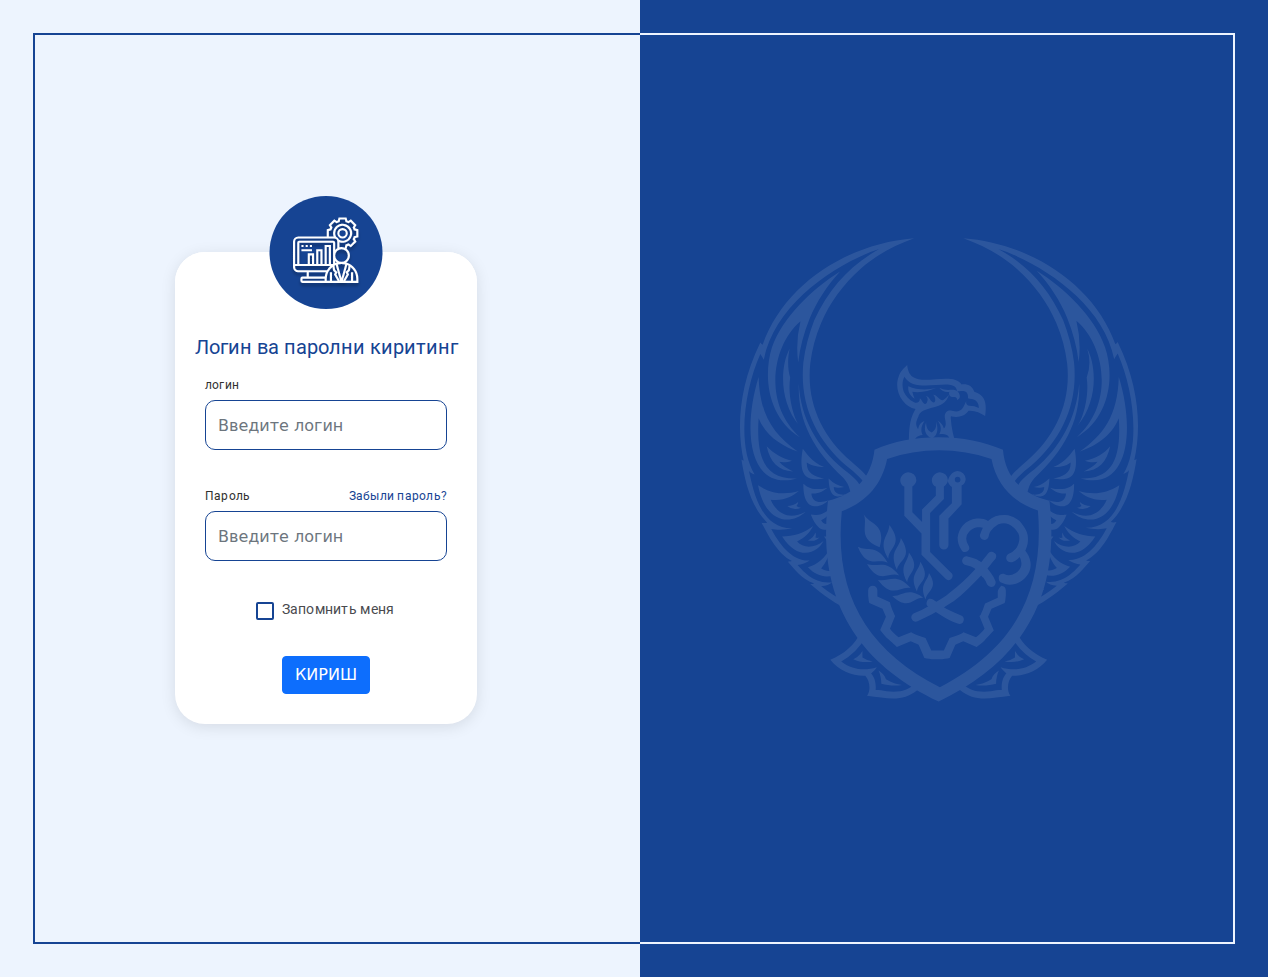
<file: login.html>
<!DOCTYPE html>
<html>
  <head>
    <meta charset="utf-8" />
    <!-- <base href="/"> -->

    <title>Login</title>
    <meta name="description" content="Simple Starter Description" />

    <meta
      name="viewport"
      content="width=device-width, initial-scale=1.0, minimum-scale=1.0, maximum-scale=1.0, user-scalable=no"
    />

    <link rel="icon" href="images/favicon.png" />
    <meta property="og:image" content="images/image.jpg" />

    <!-- <link rel="stylesheet" href="libs/bootstrap/css/bootstrap-reboot.min.css"> -->
    <!-- <link rel="stylesheet" href="libs/bootstrap/css/bootstrap-grid.min.css"> -->

    <link rel="stylesheet" href="libs/bootstrap/css/bootstrap.min.css" />
    <link rel="stylesheet" href="css/main.css" />
    <link rel="stylesheet" href="css/media.css" />
  </head>

  <body>
    <div id="app" class="app">
      <div class="login-page">
        <div class="container-fluid h-100">
          <div class="row h-100 g-0">
            <div class="col-xl-6 col-lg-6">
              <div class="row h-100 login__card__wrapper">
                <div class="col-xl-6 col-lg-6 col-md-8 col-sm-8" style="max-width: 400px;">
                  <div class="card login__card">
                    <div class="card-header">
                      <div class="card-header-icon">
                        <svg
                          xmlns="http://www.w3.org/2000/svg"
                          xmlns:xlink="http://www.w3.org/1999/xlink"
                          width="74.385"
                          height="74.385"
                          viewBox="0 0 74.385 74.385"
                        >
                          <defs>
                            <filter
                              id="Контур_4513"
                              x="0"
                              y="0"
                              width="74.385"
                              height="74.385"
                              filterUnits="userSpaceOnUse"
                            >
                              <feOffset dy="3" input="SourceAlpha" />
                              <feGaussianBlur
                                stdDeviation="1.5"
                                result="blur"
                              />
                              <feFlood flood-opacity="0.294" />
                              <feComposite operator="in" in2="blur" />
                              <feComposite in="SourceGraphic" />
                            </filter>
                          </defs>
                          <g id="administrator" transform="translate(3.5 0.5)">
                            <g
                              transform="matrix(1, 0, 0, 1, -3.5, -0.5)"
                              filter="url(#Контур_4513)"
                            >
                              <path
                                id="Контур_4513-2"
                                data-name="Контур 4513"
                                d="M66.385,20.81V12.828L63.439,12.1q-.195-.525-.439-1.049l1.573-2.6L58.929,2.811l-2.6,1.575q-.524-.244-1.049-.439L54.557,1H46.576l-.725,2.947q-.525.195-1.049.439L42.2,2.812,36.558,8.456l1.573,2.6q-.244.524-.439,1.049l-2.946.723v7.154H6.273A5.279,5.279,0,0,0,1,25.256v25.31a5.279,5.279,0,0,0,5.273,5.273H14.71v4.218H10.491a2.111,2.111,0,0,0-2.109,2.109v2.109a2.111,2.111,0,0,0,2.109,2.109H66.385V62.167a16.893,16.893,0,0,0-12.18-16.2,8.417,8.417,0,0,0,.369-13.738l.108-.1.6-2.437q.525-.195,1.049-.439l2.6,1.573,5.644-5.644L63,22.582q.244-.524.439-1.049ZM6.273,22.092H42.13a3.168,3.168,0,0,1,3.164,3.164V31.67A8.486,8.486,0,0,0,43.184,33.4V26.31A2.111,2.111,0,0,0,41.075,24.2H7.328A2.111,2.111,0,0,0,5.218,26.31V47.4H3.109V25.256A3.168,3.168,0,0,1,6.273,22.092Zm36.911-5.273a7.424,7.424,0,1,1,3.824,6.451,5.293,5.293,0,0,0-2.894-2.893A7.367,7.367,0,0,1,43.184,16.819Zm11.459,41.1-3.634,6.36H50.9l4.363-15.707c.45.191.889.406,1.316.639l-.669,4.015L53.5,55.631Zm-6.629,6.36-3.634-6.36,1.142-2.284-2.408-2.408-.669-4.015a14.569,14.569,0,0,1,1.316-.639l4.362,15.706ZM36.857,47.4H34.747V30.529h2.109Zm6.328-.867V44.528a8.422,8.422,0,0,0,1.634,1.444A16.578,16.578,0,0,0,43.184,46.536Zm-2.109.867H38.966V28.42H32.638V47.4H30.529V32.638H24.2V47.4H22.092V36.857H15.764V47.4H7.328V26.31H41.075Zm-12.655,0H26.31V34.747H28.42Zm-8.437,0H17.874V38.966h2.109ZM3.109,50.566V49.512h35.28a16.972,16.972,0,0,0-3.468,4.218H6.273A3.168,3.168,0,0,1,3.109,50.566Zm13.71,5.273H33.88a16.7,16.7,0,0,0-1.1,4.218H16.819Zm-6.328,8.437V62.167H32.638v2.109Zm24.256,0V62.167A14.732,14.732,0,0,1,40.52,50.483l.625,3.753,1.811,1.811-.967,1.934,3.6,6.295H40.02V55.839H37.911v8.437H34.789Zm29.529-2.109v2.109H61.112V55.839H59v8.437H53.438l3.6-6.295-.967-1.934,1.811-1.811.625-3.753a14.734,14.734,0,0,1,5.772,11.684ZM53.258,47.9,49.512,61.389,45.766,47.9a14.285,14.285,0,0,1,7.492,0Zm2.582-8.937a6.328,6.328,0,1,1-6.328-6.328A6.334,6.334,0,0,1,55.839,38.966Zm6.073-14.1-3.3,3.3-2.187-1.324-.525.273a11.489,11.489,0,0,1-1.819.761l-.565.178-.733,2.985-.112.109a8.274,8.274,0,0,0-5.265-.342V25.745a9.569,9.569,0,1,0-5.762-5.762H36.857v-5.5l2.475-.609.178-.565a11.572,11.572,0,0,1,.761-1.819l.273-.525L39.221,8.777l3.3-3.3L44.712,6.8l.525-.273a11.489,11.489,0,0,1,1.819-.761l.565-.178.607-2.474H52.9l.609,2.475.565.178a11.571,11.571,0,0,1,1.819.761l.525.273,2.187-1.324,3.3,3.3-1.324,2.187.273.525a11.489,11.489,0,0,1,.761,1.819l.178.565,2.474.607v4.674l-2.475.609-.178.564a11.54,11.54,0,0,1-.761,1.82l-.273.525Z"
                                transform="translate(3.5 0.5)"
                                fill="#fff"
                              />
                            </g>
                            <path
                              id="Контур_4514"
                              data-name="Контур 4514"
                              d="M48.273,21.546A5.273,5.273,0,1,0,43,16.273,5.279,5.279,0,0,0,48.273,21.546Zm0-8.437a3.164,3.164,0,1,1-3.164,3.164A3.168,3.168,0,0,1,48.273,13.109Z"
                              transform="translate(2.293 0.546)"
                              fill="#fff"
                            />
                            <path
                              id="Контур_4515"
                              data-name="Контур 4515"
                              d="M9,27h2.109v2.109H9Z"
                              transform="translate(0.437 1.42)"
                              fill="#fff"
                            />
                            <path
                              id="Контур_4516"
                              data-name="Контур 4516"
                              d="M13,27h2.109v2.109H13Z"
                              transform="translate(0.655 1.42)"
                              fill="#fff"
                            />
                            <path
                              id="Контур_4517"
                              data-name="Контур 4517"
                              d="M17,27h2.109v2.109H17Z"
                              transform="translate(0.874 1.42)"
                              fill="#fff"
                            />
                            <path
                              id="Контур_4518"
                              data-name="Контур 4518"
                              d="M9,31H19.546v2.109H9Z"
                              transform="translate(0.437 1.638)"
                              fill="#fff"
                            />
                          </g>
                        </svg>
                      </div>
                      Логин ва паролни киритинг
                    </div>
                    <div class="card-body">
                      <div class="form-group">
                        <label for="">логин</label>
                        <input
                          type="text"
                          class="form-control"
                          placeholder="Введите логин"
                        />
                      </div>
                      <div class="form-group mb-0">
                        <label for=""
                          >Пароль
                          <a href="">Забыли пароль?</a>
                        </label>
                        <input
                          type="text"
                          class="form-control"
                          placeholder="Введите логин"
                        />
                      </div>
                    </div>
                    <div class="card-footer">
                      <div class="form-check">
                        <input
                          class="form-check-input"
                          type="checkbox"
                          value=""
                          id="flexCheckDefault"
                        />
                        <label class="form-check-label" for="flexCheckDefault">
                          Запомнить меня
                        </label>
                      </div>
                      <button class="btn btn-primary">КИРИШ</button>
                    </div>
                  </div>
                </div>
              </div>
            </div>
            <div class="col-xl-6 col-lg-6 d-none d-lg-block">
              <div class="eagle__element">
                <svg
                  xmlns="http://www.w3.org/2000/svg"
                  width="635.334"
                  height="739.736"
                  viewBox="0 0 635.334 739.736"
                >
                  <g
                    id="logo-white-uz.f56200b4"
                    transform="translate(-34.152 -5.1)"
                    opacity="0.093"
                  >
                    <g
                      id="Сгруппировать_2"
                      data-name="Сгруппировать 2"
                      transform="translate(34.152 5.1)"
                    >
                      <g
                        id="Сгруппировать_1"
                        data-name="Сгруппировать 1"
                        transform="translate(0 0)"
                      >
                        <path
                          id="Контур_1"
                          data-name="Контур 1"
                          d="M347.573,371.8a13.093,13.093,0,0,1,12.817,12.817c0,4.578-2.747,9.155-6.409,10.071V424.9l-21.057,22.888V489.9a7.324,7.324,0,0,1-14.648,0V445.04h0v-1.831h0l.916-.916h0l19.226-19.226V397.433c-3.662-2.747-6.409-6.409-6.409-10.071,2.747-10.071,9.155-15.564,15.564-15.564ZM277.994.1c-31.127,10.986-61.339,27.465-86.058,49.438-26.55,23.8-48.522,53.1-62.255,86.058a236,236,0,0,0-17.395,65c-6.409,61.339,18.31,115.355,65,155.637,7.324,6.409,13.733,11.9,20.141,18.31,4.578,5.493,9.155,9.155,10.986,16.479a.9.9,0,0,0,.916.915c-2.747,3.662-5.493,7.324-8.24,9.155a17.247,17.247,0,0,0-1.831-7.324c-1.831-5.493-5.493-9.155-9.155-12.817a183.072,183.072,0,0,0-20.141-17.395C120.525,320.53,94.891,264.684,101.3,198.767c2.747-23.8,9.155-45.776,17.395-67.748C142.5,80.665,173.625,44.96,222.147,17.495c-65,21.057-166.624,86.058-184.018,176.694-.916-1.831-3.662-6.409-5.493-9.155C7,241.8-4.9,331.516,23.481,377.292c-4.578-1.831-8.24-3.662-9.155-6.409C21.65,404.757,33.552,464.266,83.9,463.35,72,466.1,58.27,466.1,50.031,464.266c11.9,21.972,32.043,52.184,61.339,50.353-4.578,3.662-13.733,6.409-19.226,7.324,9.155,10.071,26.55,31.128,54.931,27.465-3.662,3.662-9.155,5.493-17.395,6.409a218.769,218.769,0,0,0,42.114,26.55c1.831,4.578,4.578,9.155,6.409,13.733-23.8-10.986-45.776-26.55-65.917-43.945,2.747,0,4.578,0,6.409-.915-21.972-8.24-32.043-23.8-42.114-34.79,2.747,0,4.578,0,6.409-.915C60.1,504.548,44.538,473.421,34.467,454.2c2.747.915,7.324.915,9.155,0-26.55-25.634-35.705-66.833-41.2-100.707,1.831.915,2.747,1.831,3.662,1.831-10.986-49.438-9.155-115.355,26.55-188.6a7.148,7.148,0,0,0,3.662,3.662C70.172,73.341,172.71,8.34,277.994.1Zm135.5,690.3c-5.493,3.662-10.071,7.324-11.9,13.733-8.24,4.578-13.733,7.324-25.634,9.155,10.986,1.831,21.972.916,32.958-1.831,0-7.324,1.831-15.564,4.578-21.057Zm25.634-31.127v10.071a38.831,38.831,0,0,1-16.479,6.409c10.986,1.831,21.972.915,31.127-3.662-6.409-2.747-10.071-5.493-14.648-12.817ZM416.236,684.9C433.631,690.4,453.772,690.4,473,675.75a101.69,101.69,0,0,1-39.367-39.367l8.24-7.324c9.155,20.141,26.55,34.79,48.522,43.945-13.733,17.395-36.621,26.55-55.846,25.634-7.324,8.24-9.155,22.888-2.747,32.043-35.705,4.578-56.762,10.071-80.565-9.155l1.831-10.986c9.155,6.409,14.648,10.986,25.634,12.817a88.232,88.232,0,0,0,21.972,0c6.409-.915,10.986-1.831,17.395-1.831-.916-9.155.915-20.141,7.324-26.55-3.662-4.578-7.324-6.409-9.155-10.071Zm-195,5.493c5.493,3.662,10.071,7.324,11.9,13.733,8.24,4.578,13.733,7.324,25.634,9.155-10.986,1.831-21.972.916-32.958-1.831,0-7.324-1.831-15.564-4.578-21.057ZM195.6,659.27v10.071a38.831,38.831,0,0,0,16.479,6.409c-10.986,1.831-21.972.915-31.127-3.662,6.409-2.747,10.071-5.493,14.648-12.817ZM218.485,684.9c-17.395,5.493-37.536,5.493-56.762-9.155a101.69,101.69,0,0,0,39.367-39.367l-8.24-7.324C183.7,649.2,166.3,663.848,144.329,673c13.733,17.395,36.621,26.55,55.846,25.634,7.324,8.24,9.155,22.888,2.747,32.043,35.705,4.578,56.762,10.071,80.565-9.155l-1.831-10.986c-9.155,6.409-14.648,10.986-25.634,12.817a88.231,88.231,0,0,1-21.972,0c-6.409-.915-10.986-1.831-17.395-1.831.915-9.155-.916-20.141-7.324-26.55,4.578-4.578,7.324-6.409,9.155-10.071ZM425.392,391.94c2.747,3.662,5.493,7.324,8.24,9.155a17.247,17.247,0,0,1,1.831-7.324c1.831-5.493,5.493-9.155,9.155-12.817a183.07,183.07,0,0,1,20.141-17.395c49.438-43.029,75.072-98.876,68.664-164.793-2.747-23.8-9.155-45.776-17.395-67.748C492.224,79.75,461.1,44.045,412.574,17.495c65,21.057,167.539,85.143,184.934,175.779.916-1.831,3.662-6.409,5.493-9.155,25.634,56.762,36.621,147.4,9.155,192.258,4.578-1.831,8.24-3.662,9.155-6.409-7.324,33.874-19.226,93.382-69.579,92.467,11.9,2.747,25.634,2.747,33.874.915-11.9,21.972-32.043,52.184-61.339,50.353,4.578,3.662,13.733,6.409,19.226,7.324-9.155,10.071-26.55,31.127-54.931,27.465,3.662,3.662,9.155,5.493,17.395,6.409a218.767,218.767,0,0,1-42.114,26.55c-1.831,4.578-4.578,9.155-6.409,13.733,23.8-10.986,45.776-26.55,65.917-43.945-2.747,0-4.578,0-6.409-.916,21.972-8.24,32.043-23.8,42.114-34.79-2.747,0-4.578,0-6.409-.915,22.888-10.986,38.452-42.114,48.522-61.34-2.747.916-7.324.916-9.155,0,26.55-25.634,35.705-66.832,41.2-100.707-1.831.916-2.747,1.831-3.662,1.831,10.986-49.438,9.155-115.355-26.55-188.6a7.148,7.148,0,0,1-3.662,3.662C565.465,73.341,462.928,8.34,356.728.1c31.128,10.986,61.339,27.465,86.058,49.438,26.55,23.8,48.522,53.1,62.255,86.058a236,236,0,0,1,17.395,65c6.409,61.339-18.31,115.355-65,155.637-7.324,6.409-13.733,11.9-20.141,18.31-4.578,5.493-8.24,10.071-11.9,17.395ZM306.375,319.614c-10.071-3.662-13.733-13.733-9.155-25.634,0,8.24,2.747,13.733,9.155,16.479,6.409-4.578,8.24-10.071,6.409-18.31,4.578,11.9,2.747,23.8-6.409,27.465Zm75.072-48.522a32.347,32.347,0,0,0-15.564-3.662c-2.747,0-5.493-1.831-4.578-7.324-5.493,11.9-7.324,19.226-22.888,15.564-9.155-1.831-12.817,5.493-10.986,12.817.915,4.578,2.747,10.986-1.831,15.564-1.831-7.324-6.409-10.071-10.071-12.817,8.24,10.986,4.578,18.31,2.747,21.972,18.31-3.662,18.31,10.986,15.564,18.31,4.578,0,9.155.916,11.9.916-4.578-14.648-8.24-29.3-9.155-44.86,0-2.747,0-3.662,1.831-2.747,10.071,1.831,20.141,0,26.55-9.155,10.071-.916,18.31,2.747,26.55,8.24,1.831-16.479,2.747-32.043-17.395-38.452-2.747-9.155-10.071-12.817-20.141-11.9-12.817-20.141-59.508.916-77.819-11.9-6.409-4.578-8.24-11.9-9.155-19.226-6.409,6.409-10.986,10.071-13.733,19.226-4.578,11.9-1.831,26.55,6.409,37.536a35.656,35.656,0,0,0,21.057,13.733c-.915.916-1.831,1.831-1.831,2.747-10.071,16.479-9.155,41.2-9.155,60.424,2.747-.915,6.409-.915,9.155-1.831-2.747-9.155,0-19.226,12.817-20.141-1.831-3.662-4.578-10.071,2.747-21.972A16.536,16.536,0,0,0,284.4,304.966c-3.662-5.493-3.662-10.071-1.831-14.648a44.638,44.638,0,0,1,2.747-6.409v-.915c9.155-17.395,40.283-6.409,48.522-32.959a37.207,37.207,0,0,1-9.155,8.24c-5.493,2.747-9.155-8.24-16.479-8.24,2.747,1.831,3.662,5.493,3.662,9.155-.915,3.662-2.747,4.578-5.493,1.831s-4.578-8.24-9.155-9.155a8.742,8.742,0,0,1,1.831,9.155c-.915,3.662-3.662,5.493-6.409,1.831-1.831-1.831-2.747-5.493-5.493-7.324.916,4.578-3.662,9.155-9.155,6.409-8.24-3.662-12.817-9.155-16.479-16.479-2.747-8.24-2.747-16.479.916-23.8v-.916c16.479,30.212,75.988.916,83.312,20.141l.916,3.662h3.662c6.409-.916,12.817-.916,13.733,7.324v3.662l2.747.916c10.071,0,14.648,6.409,14.648,14.648Zm-94.3,62.255c1.831-3.662,4.578-5.493,6.409-7.324-.915,2.747-1.831,4.578-2.747,7.324Zm36.621-.915c-.915-2.747-3.662-6.409-6.409-9.155a16.666,16.666,0,0,1,11.9,9.155Zm-27.465,0c0-1.831.916-3.662.916-5.493,0,1.831,0,3.662.915,4.578l-1.831.916Zm18.31,0c0-1.831-.915-4.578-.915-7.324a27.411,27.411,0,0,1,3.662,7.324ZM93.975,232.641c-1.831,56.762,21.972,104.369,71.41,150.144,10.071,10.986,10.986,23.8,14.648,34.79a19.152,19.152,0,0,0,5.493-3.662c-.916-5.493-.916-9.155-1.831-12.817,2.747,1.831,4.578,5.493,6.409,10.071,1.831-.915,2.747-2.747,4.578-3.662,0-1.831-.916-3.662-.916-5.493a16.973,16.973,0,0,0-1.831-6.409c-3.662-9.155-19.226-21.057-26.55-26.55-42.114-34.789-68.664-82.4-71.41-136.412Zm1.831,85.143c-59.508-53.1-44.86-146.482.916-184.934a178.131,178.131,0,0,0-3.662,65.917c2.747-24.719,9.155-47.607,18.31-70.495,10.986-26.55,27.465-52.184,48.522-75.072-44.86,28.381-91.551,72.326-108.946,121.763-13.733,44.86-7.324,110.777,44.86,142.82ZM29.889,221.654C4.255,304.051,12.495,405.673,91.229,383.7c-48.522,1.831-65.917-28.381-61.339-96.129,11.9,29.3,38.452,44.86,62.255,53.1-37.536-26.55-60.424-56.762-62.255-119.017Zm-.916,173.032c11.9,61.339,52.184,64.086,75.988,42.114C77.5,451.448,58.27,438.631,49.115,417.574,72,419.406,82.989,413,93.975,403.842c-19.226,5.493-40.283,6.409-65-9.155Zm38.452,81.481c28.381,43.945,58.593,22.888,65.917,7.324-12.817,10.986-32.043,12.817-42.114.916,11.9-5.493,21.057-14.648,25.634-24.719-14.648,11.9-31.127,16.479-49.438,16.479Zm76.9,18.31c-8.24,16.479-20.141,26.55-35.705,31.127,14.648,16.479,38.452,19.226,47.607,6.409,0-2.747-.916-4.578-.916-7.324-6.409,7.324-15.564,9.155-25.634,2.747,8.24-10.071,12.817-20.141,14.648-32.959Zm20.141,67.748c-.916-3.662-1.831-7.324-2.747-9.155a18.7,18.7,0,0,1-11.9,7.324c6.409,3.662,11.9,3.662,14.648,1.831ZM100.384,336.094c-10.071,55.846,17.395,49.438,33.874,47.607-15.564-2.747-28.381-9.155-27.465-25.634,8.24,5.493,19.226,7.324,27.465,7.324-20.141-8.24-29.3-23.8-33.874-29.3Zm.916,55.846c-.916,49.438,29.3,37.536,40.283,26.55-14.648,5.493-26.55,2.747-27.465-10.986,11.9.916,20.141-4.578,25.634-9.155-23.8,6.409-32.959-1.831-38.452-6.409Zm11.9,49.438c13.733,34.79,29.3,25.634,38.452,12.817v-4.578c-9.155,8.24-18.31,9.155-21.972.915,10.986-5.493,15.564-13.733,17.395-21.057-16.479,15.564-28.381,12.817-33.874,11.9Zm21.057,34.79c7.324,10.071,12.817,15.564,17.395,18.31a176.4,176.4,0,0,1-.916-21.972c-6.409,4.578-12.817,3.662-16.479,3.662Zm7.324-92.467c.916,36.621,18.31,29.3,27.465,25.634-9.155.916-19.226-.915-19.226-11.9,6.409,1.831,10.986.915,16.479,0A47.852,47.852,0,0,1,141.582,383.7Zm6.409,35.705a70.49,70.49,0,0,0,5.493,13.733v-2.747l4.578-1.831c0-.915,0-.915-.916-1.831,8.24-1.831,10.986-6.409,13.733-10.071-12.817,7.324-20.141,4.578-22.888,2.747ZM79.327,176.794C64.679,204.26,61.932,260.106,94.891,299.473c-8.24-10.071-19.226-46.691-14.648-76.9-3.662-11.9-4.578-28.381-.916-45.776ZM42.707,332.432C48.2,357.151,61.017,371.8,84.82,372.714c-9.155-4.578-17.395-9.155-21.972-15.564,6.409.915,12.817.915,20.141-1.831-16.479-2.747-29.3-11.9-40.283-22.888Zm32.959,95.213q9.613,8.24,21.972,2.747a10.4,10.4,0,0,1-7.324-2.747,9.89,9.89,0,0,0,2.747-6.409c-4.578,4.578-11.9,6.409-17.395,6.409Zm32.959,54.931c6.409.915,12.817,1.831,18.31-4.578-2.747.916-4.578.916-6.409,0a12.7,12.7,0,0,0,0-8.24c-1.831,5.493-6.409,10.071-11.9,12.817ZM142.5,521.028c4.578-.916,9.155-2.747,10.986-6.409v-3.662c-.916,0-1.831.915-2.747,0,0-1.831-1.831-5.493-3.662-7.324.916,7.324-.915,12.817-4.578,17.395ZM541.662,232.641c1.831,56.762-21.972,104.369-71.41,150.144-10.071,10.986-10.986,23.8-14.648,34.79a19.151,19.151,0,0,1-5.493-3.662c.915-5.493.915-9.155,1.831-12.817-2.747,1.831-4.578,5.493-6.409,10.071-1.831-.915-2.747-2.747-4.578-3.662,0-1.831.915-3.662.915-5.493A16.973,16.973,0,0,1,443.7,395.6c3.662-9.155,19.226-21.057,26.55-26.55,42.114-34.789,66.833-82.4,71.41-136.412ZM538,317.783c60.424-54.015,44.86-147.4-.916-185.849a178.131,178.131,0,0,1,3.662,65.917c-2.747-24.719-9.155-47.607-18.31-70.495-10.986-26.55-27.466-52.184-48.522-75.072,44.86,28.381,91.551,72.326,108.946,121.763C598.424,219.823,591.1,285.74,538,317.783Zm66.833-96.129c25.634,82.4,17.395,184.018-61.339,162.046,48.522,1.831,65.917-28.381,61.339-96.129-11.9,29.3-38.452,44.86-62.255,53.1,37.536-26.55,60.424-56.762,62.255-119.017Zm.916,173.032c-11.9,61.339-52.184,64.086-75.988,42.114,27.465,14.648,46.691,1.831,55.846-19.226-22.888,1.831-33.874-4.578-44.86-13.733,20.141,5.493,41.2,6.409,65-9.155ZM567.3,476.167c-28.381,43.945-58.593,22.888-65.917,7.324,12.817,10.986,32.043,12.817,42.114.916-11.9-5.493-21.057-14.648-25.634-24.719,15.564,11.9,32.043,16.479,49.438,16.479Zm-75.988,18.31c8.24,15.564,20.141,26.55,35.705,30.212-14.648,16.479-38.452,19.226-47.607,6.409,0-2.747.915-4.578.915-7.324,6.409,7.324,15.564,9.155,25.634,2.747-8.24-9.155-12.817-19.226-14.648-32.043Zm-20.141,67.748c.915-3.662,1.831-7.324,2.747-9.155a18.7,18.7,0,0,0,11.9,7.324c-7.324,3.662-11.9,3.662-14.648,1.831Zm63.171-226.132c10.071,55.846-17.395,49.438-33.874,47.607,15.564-2.747,28.381-9.155,27.466-25.634-7.324,6.409-19.226,7.324-27.466,7.324,20.141-8.24,29.3-23.8,33.874-29.3Zm-.915,55.846c.915,49.438-29.3,37.536-40.283,26.55,14.648,5.493,26.55,2.747,27.465-10.986-11.9.916-20.141-4.578-25.634-9.155,22.888,6.409,33.874-1.831,38.452-6.409Zm-11.9,49.438c-13.733,34.79-29.3,25.634-38.452,12.817v-4.578c9.155,8.24,18.31,9.155,21.972.915-10.986-5.493-15.564-13.733-17.395-21.057,15.564,15.564,28.381,12.817,33.874,11.9Zm-21.057,34.79c-7.324,10.071-12.817,15.564-17.395,18.31a176.41,176.41,0,0,0,.915-21.972c6.409,4.578,12.817,3.662,16.479,3.662ZM494.055,383.7c-.915,36.621-18.31,29.3-27.465,25.634,9.155.916,19.226-.915,19.226-11.9-6.409,1.831-10.986.915-16.479,0,13.733-2.747,21.057-10.986,24.719-13.733Zm-6.409,35.705a70.494,70.494,0,0,1-5.493,13.733v-2.747l-5.493-1.831c0-.915,0-.915.916-1.831-8.24-1.831-10.986-6.409-13.733-10.071,12.817,7.324,20.141,4.578,23.8,2.747Zm66.833-242.611c14.648,27.465,17.395,83.312-15.564,122.679,8.24-10.071,19.226-46.691,14.648-76.9a70.071,70.071,0,0,0,.916-45.776ZM591.1,332.432c-5.493,24.719-18.31,39.367-42.114,40.283,9.155-4.578,17.395-9.155,21.972-15.564-6.409.915-12.817.915-20.141-1.831,18.31-2.747,31.128-11.9,40.283-22.888Zm-31.127,95.213q-9.613,8.24-21.972,2.747a10.4,10.4,0,0,0,7.324-2.747,9.89,9.89,0,0,1-2.747-6.409c4.578,4.578,10.986,6.409,17.395,6.409Zm-32.958,54.931c-6.409.915-12.817,1.831-18.31-4.578,2.747.916,4.578.916,6.409,0a12.7,12.7,0,0,1,0-8.24c.916,5.493,5.493,10.071,11.9,12.817ZM493.14,521.028c-4.578-.916-9.155-2.747-10.986-6.409v-3.662c.915,0,1.831.915,2.747,0,0-1.831,1.831-5.493,3.662-7.324-1.831,7.324,0,12.817,4.578,17.395ZM318.276,239.049c11.9,6.409,21.057.916,27.465,4.578,5.493,2.747,8.24,12.817.916,14.648,0-5.493-4.578-4.578-7.324-4.578a5.907,5.907,0,0,1-5.493-5.493,3.363,3.363,0,0,1,.915-2.747c-5.493.915-11.9,0-16.479-6.409ZM268.839,236.3c-.915,9.155,2.747,15.564,10.071,20.141a51.613,51.613,0,0,1-3.662-10.986c12.817,1.831,26.55-.916,38.452-6.409-17.395,4.578-32.043,2.747-44.86-2.747ZM418.067,550.324c7.324,3.662,13.733,3.662,21.057,1.831a31.772,31.772,0,0,0,17.395-10.986,29.765,29.765,0,0,0,7.324-23.8,36.846,36.846,0,0,0-8.24-18.31,51.615,51.615,0,0,0,3.662-10.986c.916-7.324.916-13.733-1.831-20.141s-6.409-10.986-10.986-16.479a49.269,49.269,0,0,0-18.31-9.155A48.88,48.88,0,0,0,408,444.124a37.629,37.629,0,0,0-11.9,7.324c-6.409-3.662-11.9-4.578-18.31-3.662-8.24.916-16.479,4.578-21.972,10.986A36.446,36.446,0,0,0,347.573,478a32.956,32.956,0,0,0,6.409,20.141c1.831,3.662,6.409,3.662,9.155,1.831,3.662-1.831,3.662-6.409,1.831-9.155a19.5,19.5,0,0,1-3.662-10.986,15.161,15.161,0,0,1,4.578-10.986c3.662-4.578,8.24-6.409,12.817-7.324,2.747,0,6.409,0,9.155.916a95.325,95.325,0,0,0-4.578,10.986c-.915,3.662,1.831,7.324,5.493,8.24s7.324-1.831,8.24-5.493c.916-4.578,2.747-9.155,5.493-10.986,2.747-3.662,7.324-6.409,10.071-8.24a23.773,23.773,0,0,1,23.8,4.578c3.662,2.747,6.409,7.324,8.24,10.071a21,21,0,0,1,.915,12.817c-.915,4.578-2.747,9.155-5.493,11.9s-6.409,6.409-10.071,7.324-5.493,5.493-4.578,9.155,5.493,5.493,9.155,4.578a23.25,23.25,0,0,0,11.9-8.24,14.766,14.766,0,0,1,2.747,8.24c.916,5.493-.915,9.155-4.578,13.733a17.407,17.407,0,0,1-10.071,6.409c-4.578.915-8.24.915-11.9-.916s-8.24,0-9.155,3.662c-.915,5.493.916,9.155,4.578,10.071Zm-6.409,13.733v10.071l-20.141,9.155-.915,1.831-2.747,8.24c-.915,2.747-2.747,5.493-3.662,8.24l-1.831,1.831,8.24,20.141a52.337,52.337,0,0,1-6.409,7.324,45.85,45.85,0,0,1-7.324,6.409l-20.141-8.24-1.831,1.831c-2.747.915-5.493,2.747-8.24,3.662l-8.24,2.747-3.662.916L325.6,658.355H305.459L296.3,638.213l-3.662-.916-8.24-2.747c-2.747-.915-5.493-2.747-8.24-3.662l-2.747-1.831-20.141,8.24a52.332,52.332,0,0,1-7.324-6.409,45.855,45.855,0,0,1-6.409-7.324l8.24-20.141-.916-1.831c-.916-2.747-2.747-5.493-3.662-8.24l-2.747-8.24-.915-3.662L219.4,572.3V562.226a7.324,7.324,0,0,0-14.648,0v8.24c0,2.747.916,5.493.916,8.24l.915,3.662,21.057,9.155c.915,1.831,1.831,4.578,2.747,6.409s1.831,4.578,2.747,6.409L223.978,625.4l2.747,3.662c3.662,4.578,6.409,8.24,10.071,10.986,3.662,3.662,8.24,7.324,10.986,10.071l2.747,2.747,21.972-9.155c1.831.916,4.578,1.831,6.409,2.747s4.578,1.831,6.409,2.747l9.155,21.057,3.662.916c2.747,0,5.493.915,8.24.915h16.479c2.747,0,5.493-.915,8.24-.915l3.662-.916,9.155-21.057c1.831-.916,4.578-1.831,6.409-2.747s4.578-1.831,6.409-2.747l21.057,9.155,3.662-2.747c4.578-3.662,8.24-6.409,10.986-10.071,3.662-3.662,7.324-8.24,10.071-10.986l2.747-2.747L396.1,604.339c.915-1.831,1.831-4.578,2.747-6.409s1.831-4.578,2.747-6.409l21.057-9.155.915-3.662c0-2.747.915-5.493.915-8.24v-8.24a7.876,7.876,0,0,0-7.324-7.324c-2.747,3.662-5.493,6.409-5.493,9.155Zm-188.6-70.495c10.986-38.452-16.479-35.705-25.634-53.1,8.24,18.31-11.9,37.536,25.634,53.1ZM396.1,503.633a105.152,105.152,0,0,1-7.324,9.155,19.969,19.969,0,0,1-3.662,4.578c-2.747-1.831-4.578-2.747-7.324-4.578a68.606,68.606,0,0,0-14.648-4.578c-3.662-.916-7.324,1.831-8.24,5.493s1.831,7.324,5.493,8.24,8.24,1.831,10.986,3.662c1.831.916,2.747,1.831,4.578,2.747-11.9,13.733-26.55,26.55-42.114,38.452-6.409,5.493-12.817,9.155-20.141,13.733-1.831-.915-3.662-2.747-5.493-3.662-3.662-1.831-7.324-1.831-9.155,1.831s-1.831,7.324,1.831,9.155a105.347,105.347,0,0,1-22.888,10.986c-3.662,1.831-5.493,5.493-3.662,9.155s5.493,5.493,9.155,3.662c10.071-4.578,20.141-9.155,29.3-14.648a96.492,96.492,0,0,1,10.071,6.409c8.24,4.578,15.564,9.155,24.719,11.9,3.662,1.831,8.24,0,9.155-3.662,1.831-3.662,0-8.24-3.662-9.155-8.24-3.662-15.564-7.324-23.8-10.986a6.94,6.94,0,0,0-3.662-1.831c5.493-3.662,10.071-7.324,15.564-10.071,15.564-11.9,30.212-26.55,43.945-41.2.915.915,1.831,2.747,3.662,3.662a37.292,37.292,0,0,1,5.493,10.071c.916,2.747,5.493,5.493,9.155,4.578s5.493-5.493,4.578-9.155a58.371,58.371,0,0,0-7.324-12.817c-1.831-2.747-3.662-4.578-5.493-7.324,1.831-1.831,2.747-3.662,4.578-5.493A97.283,97.283,0,0,1,408,511.873c1.831-3.662,1.831-7.324-1.831-9.155a6.531,6.531,0,0,0-10.071.915ZM301.8,534.76c16.479,25.634-3.662,27.465-5.493,42.114-10.986-24.719,3.662-28.381,5.493-42.114ZM243.2,571.381c26.55,24.719,32.958,1.831,49.438,2.747-24.719-18.31-32.959-1.831-49.438-2.747Zm-22.888-25.634c23.8,31.127,34.79,9.155,52.184,12.817-22.888-25.634-34.79-9.155-52.184-12.817ZM269.754,501.8c-.916,15.564-17.395,21.057-2.747,47.607.916-15.564,22.888-20.141,2.747-47.607Zm-12.817-22.888c-1.831,16.479-20.141,21.057-6.409,50.353,3.662-16.479,26.55-18.31,6.409-50.353Zm-54.015,41.2c20.141,33.874,33.874,11.9,51.269,18.31-21.057-27.465-34.789-11.9-51.269-18.31Zm-14.648-27.465c14.648,36.621,32.043,17.395,47.607,25.634-16.479-30.212-32.043-17.395-47.607-25.634Zm50.353-34.79c-.916,18.31-19.226,24.719-1.831,54.015,0-18.31,25.634-21.972,1.831-54.015Zm49.438,58.593c-1.831,15.564-19.226,20.141-5.493,47.607,1.831-16.479,23.8-18.31,5.493-47.607Zm1.831-44.86v33.874l38.452,38.452c2.747,2.747,7.324,2.747,9.155,0,2.747-2.747,2.747-7.324,0-9.155l-33.874-33.874V438.631L325.6,416.659V396.518c3.662-2.747,6.409-6.409,6.409-10.071a13.093,13.093,0,0,0-12.817-12.817c-6.409,0-12.817,6.409-12.817,12.817,0,4.578,2.747,9.155,6.409,10.071v14.648l-21.972,21.972V453.28l-15.564-15.564v-41.2c3.662-2.747,6.409-6.409,6.409-10.071a13.093,13.093,0,0,0-12.817-12.817c-6.409,0-12.817,6.409-12.817,12.817,0,4.578,2.747,9.155,6.409,10.071v46.691L289.9,471.59Zm57.677-90.636a4.578,4.578,0,1,0,4.578,4.578,4.9,4.9,0,0,0-4.578-4.578Zm-29.3,0a4.578,4.578,0,1,0,4.578,4.578,4.325,4.325,0,0,0-4.578-4.578Zm-50.353,0a4.578,4.578,0,1,0,4.578,4.578A4.325,4.325,0,0,0,267.923,380.954Z"
                          transform="translate(-0.152 -0.1)"
                          fill="#fff"
                        />
                        <path
                          id="Контур_2"
                          data-name="Контур 2"
                          d="M194.986,456.852c125.425-60.424,195.92-158.384,176.694-320.43-43.945-10.986-70.495-37.536-74.157-81.481-30.212-12.817-65-20.141-102.538-20.141S122.66,41.209,92.448,54.941c-4.578,43.945-30.212,70.495-74.157,81.481C-.934,298.468,69.561,397.344,194.986,456.852ZM112.59,69.59A256.432,256.432,0,0,1,195.9,55.857,260.53,260.53,0,0,1,279.213,69.59c8.24,42.114,34.79,68.664,74.157,82.4,10.986,131.834-40.283,222.47-156.553,281.978C79.631,374.456,27.447,283.82,40.264,152.9,77.8,139.169,104.35,111.7,112.59,69.59Z"
                          transform="translate(122.223 282.883)"
                          fill="#fff"
                        />
                      </g>
                    </g>
                  </g>
                </svg>
              </div>
            </div>
          </div>
        </div>
      </div>
    </div>
    <script src="libs/jquery/jquery-3.6.0.min.js"></script>

    <script src="js/common.js"></script>
  </body>
</html>
</file>
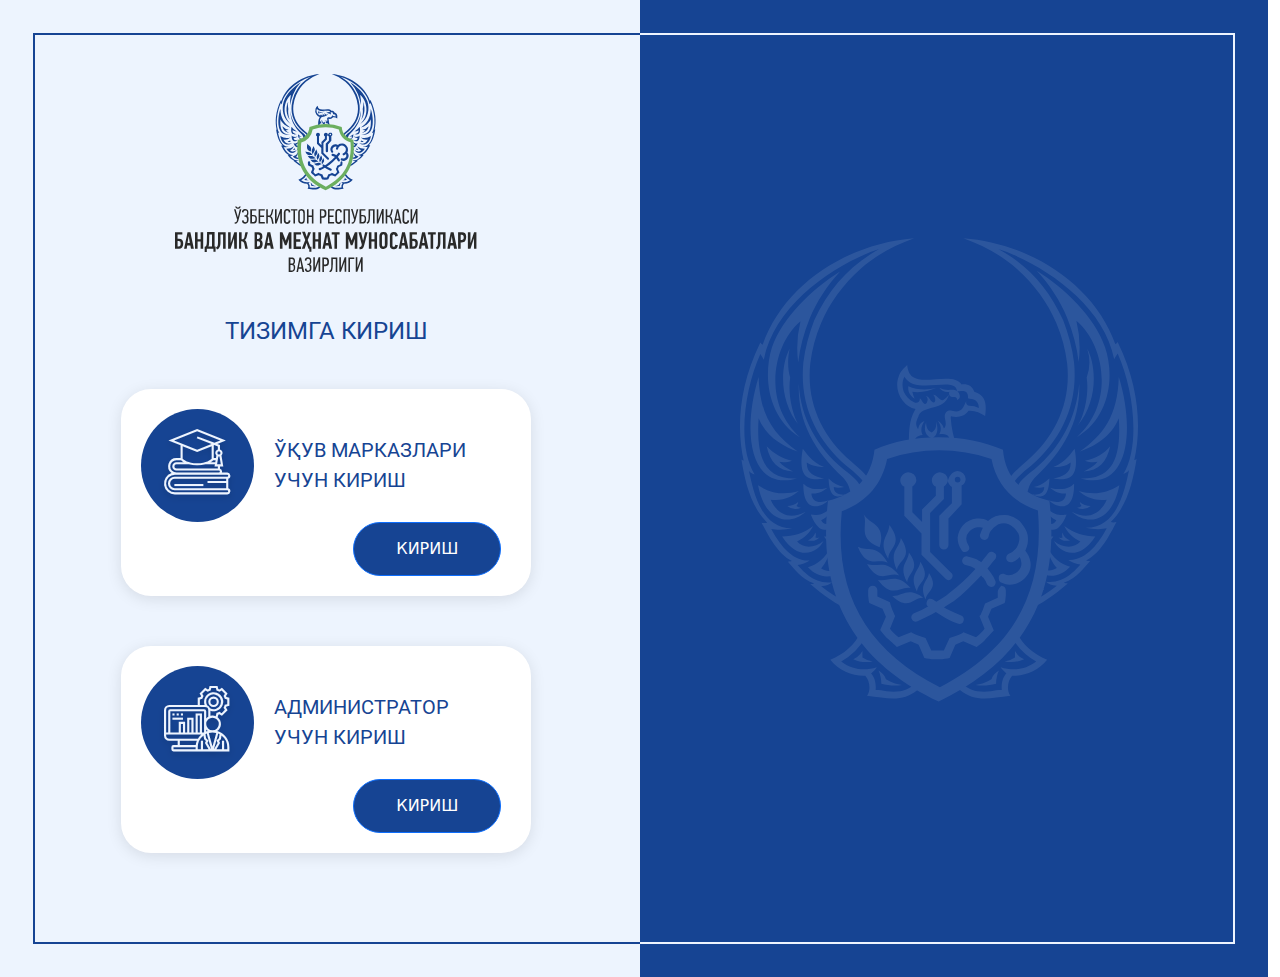
<file: login_choose.html>
<!DOCTYPE html>
<html>
  <head>
    <meta charset="utf-8" />
    <!-- <base href="/"> -->

    <title>Login Choose</title>
    <meta name="description" content="Simple Starter Description" />

    <meta
      name="viewport"
      content="width=device-width, initial-scale=1.0, minimum-scale=1.0, maximum-scale=1.0, user-scalable=no"
    />

    <link rel="icon" href="images/favicon.png" />
    <meta property="og:image" content="images/image.jpg" />

    <!-- <link rel="stylesheet" href="libs/bootstrap/css/bootstrap-reboot.min.css"> -->
    <!-- <link rel="stylesheet" href="libs/bootstrap/css/bootstrap-grid.min.css"> -->

    <link rel="stylesheet" href="libs/bootstrap/css/bootstrap.min.css" />
    <link rel="stylesheet" href="css/main.css" />
    <link rel="stylesheet" href="css/media.css" />
  </head>

  <body>
    <div id="app" class="app">
      <div class="login-page login__choose">
        <div class="container-fluid h-100">
          <div class="row h-100 g-0">
            <div class="col-xl-6 col-lg-6">
              <div class="row h-100 login__card__wrapper">
                <div class=" col-xl-8 col-lg-10 col-md-8 col-sm-8 " style="max-width: 575px;">
                  <div class="logo">
                    <svg
                      xmlns="http://www.w3.org/2000/svg"
                      xmlns:xlink="http://www.w3.org/1999/xlink"
                      width="301.646"
                      height="198.315"
                      viewBox="0 0 301.646 198.315"
                    >
                      <defs>
                        <clipPath id="clip-path">
                          <rect width="301.646" height="66.057" fill="none" />
                        </clipPath>
                      </defs>
                      <g
                        id="logo-white-uz.f56200b4"
                        transform="translate(47.874 -0.1)"
                      >
                        <g
                          id="Сгруппировать_2"
                          data-name="Сгруппировать 2"
                          transform="translate(52.866 0.1)"
                        >
                          <g
                            id="Сгруппировать_1"
                            data-name="Сгруппировать 1"
                            transform="translate(0)"
                          >
                            <path
                              id="Контур_1"
                              data-name="Контур 1"
                              d="M54.765,58.529a2.058,2.058,0,0,1,2.015,2.015,1.62,1.62,0,0,1-1.007,1.583v4.749l-3.31,3.6v6.62a1.151,1.151,0,1,1-2.3,0V70.043h0v-.288h0l.144-.144h0l3.022-3.022v-4.03a2.18,2.18,0,0,1-1.007-1.583c.432-1.583,1.439-2.447,2.447-2.447ZM43.827.1A40.956,40.956,0,0,0,30.3,7.871,38,38,0,0,0,20.513,21.4a37.1,37.1,0,0,0-2.734,10.218C16.771,41.26,20.657,49.751,28,56.083c1.151,1.007,2.159,1.871,3.166,2.878a6.324,6.324,0,0,1,1.727,2.59.141.141,0,0,0,.144.144,6.482,6.482,0,0,1-1.3,1.439,2.711,2.711,0,0,0-.288-1.151,5.163,5.163,0,0,0-1.439-2.015,28.778,28.778,0,0,0-3.166-2.734c-7.771-6.764-11.8-15.543-10.794-25.9a44.553,44.553,0,0,1,2.734-10.65c3.742-7.915,8.635-13.528,16.262-17.845C24.831,6.144,8.856,16.362,6.122,30.61c-.144-.288-.576-1.007-.863-1.439C1.229,38.094-.642,52.2,3.819,59.393c-.72-.288-1.3-.576-1.439-1.007C3.531,63.71,5.4,73.065,13.317,72.921a13.479,13.479,0,0,1-5.325.144c1.871,3.454,5.037,8.2,9.642,7.915a7.753,7.753,0,0,1-3.022,1.151c1.439,1.583,4.174,4.893,8.635,4.317a4.377,4.377,0,0,1-2.734,1.007,34.39,34.39,0,0,0,6.62,4.174c.288.72.72,1.439,1.007,2.159a44.877,44.877,0,0,1-10.362-6.908,2.134,2.134,0,0,0,1.007-.144c-3.454-1.3-5.037-3.742-6.62-5.469a2.134,2.134,0,0,0,1.007-.144c-3.6-1.727-6.044-6.62-7.627-9.642a2.44,2.44,0,0,0,1.439,0C2.812,67.452,1.372,60.976.509,55.651c.288.144.432.288.576.288C-.642,48.168-.354,37.806,5.258,26.293a1.124,1.124,0,0,0,.576.576C11.159,11.613,27.277,1.4,43.827.1Zm21.3,108.512a3.924,3.924,0,0,0-1.871,2.159,10.232,10.232,0,0,1-4.03,1.439,12.626,12.626,0,0,0,5.181-.288,8,8,0,0,1,.72-3.31Zm4.03-4.893V105.3a6.1,6.1,0,0,1-2.59,1.007,8.013,8.013,0,0,0,4.893-.576,4.39,4.39,0,0,1-2.3-2.015Zm-3.6,4.03a9.385,9.385,0,0,0,8.923-1.439,15.985,15.985,0,0,1-6.188-6.188l1.3-1.151a13.9,13.9,0,0,0,7.627,6.908,11,11,0,0,1-8.779,4.03,4.344,4.344,0,0,0-.432,5.037c-5.613.72-8.923,1.583-12.665-1.439l.288-1.727a8.9,8.9,0,0,0,4.03,2.015,13.87,13.87,0,0,0,3.454,0,17.634,17.634,0,0,1,2.734-.288A5.33,5.33,0,0,1,67,109.331c-.576-.72-1.151-1.007-1.439-1.583Zm-30.654.863a3.924,3.924,0,0,1,1.871,2.159,10.232,10.232,0,0,0,4.03,1.439,12.626,12.626,0,0,1-5.181-.288,8,8,0,0,0-.72-3.31Zm-4.03-4.893V105.3a6.1,6.1,0,0,0,2.59,1.007,8.013,8.013,0,0,1-4.893-.576,4.39,4.39,0,0,0,2.3-2.015Zm3.6,4.03a9.385,9.385,0,0,1-8.923-1.439,15.985,15.985,0,0,0,6.188-6.188l-1.3-1.151a13.9,13.9,0,0,1-7.627,6.908,11,11,0,0,0,8.779,4.03,4.344,4.344,0,0,1,.432,5.037c5.613.72,8.923,1.583,12.665-1.439l-.288-1.727a8.9,8.9,0,0,1-4.03,2.015,13.87,13.87,0,0,1-3.454,0,17.634,17.634,0,0,0-2.734-.288,5.33,5.33,0,0,0-1.151-4.174,6.763,6.763,0,0,0,1.439-1.583ZM67,61.7a6.482,6.482,0,0,0,1.3,1.439,2.711,2.711,0,0,1,.288-1.151,5.163,5.163,0,0,1,1.439-2.015,28.779,28.779,0,0,1,3.166-2.734c7.771-6.764,11.8-15.543,10.794-25.9a44.553,44.553,0,0,0-2.734-10.65C77.5,12.621,72.61,7.008,64.983,2.834,75.2,6.144,91.319,16.218,94.054,30.466c.144-.288.576-1.007.863-1.439,4.03,8.923,5.757,23.17,1.439,30.222.72-.288,1.3-.576,1.439-1.007-1.151,5.325-3.022,14.679-10.938,14.535a13.479,13.479,0,0,0,5.325.144c-1.871,3.454-5.037,8.2-9.642,7.915a7.753,7.753,0,0,0,3.022,1.151c-1.439,1.583-4.174,4.893-8.635,4.317a4.377,4.377,0,0,0,2.734,1.007,34.389,34.389,0,0,1-6.62,4.174c-.288.72-.72,1.439-1.007,2.159A44.877,44.877,0,0,0,82.4,86.737a2.134,2.134,0,0,1-1.007-.144c3.454-1.3,5.037-3.742,6.62-5.469A2.134,2.134,0,0,1,87,80.98c3.6-1.727,6.044-6.62,7.627-9.642a2.44,2.44,0,0,1-1.439,0c4.174-4.03,5.613-10.506,6.476-15.831-.288.144-.432.288-.576.288,1.727-7.771,1.439-18.133-4.174-29.646a1.124,1.124,0,0,1-.576.576C89.017,11.613,72.9,1.4,56.2.1A40.956,40.956,0,0,1,69.732,7.871,38,38,0,0,1,79.518,21.4a37.1,37.1,0,0,1,2.734,10.218c1.007,9.642-2.878,18.133-10.218,24.466-1.151,1.007-2.159,1.871-3.166,2.878A13.044,13.044,0,0,0,67,61.7ZM48.289,50.326c-1.583-.576-2.159-2.159-1.439-4.03a2.487,2.487,0,0,0,1.439,2.59A2.458,2.458,0,0,0,49.3,46.009c.72,1.871.432,3.742-1.007,4.317ZM60.09,42.7a5.085,5.085,0,0,0-2.447-.576c-.432,0-.863-.288-.72-1.151-.863,1.871-1.151,3.022-3.6,2.447-1.439-.288-2.015.863-1.727,2.015.144.72.432,1.727-.288,2.447a3.349,3.349,0,0,0-1.583-2.015,2.9,2.9,0,0,1,.432,3.454c2.878-.576,2.878,1.727,2.447,2.878.72,0,1.439.144,1.871.144a29.237,29.237,0,0,1-1.439-7.052c0-.432,0-.576.288-.432A3.91,3.91,0,0,0,57.5,43.418a6.273,6.273,0,0,1,4.174,1.3c.288-2.59.432-5.037-2.734-6.044-.432-1.439-1.583-2.015-3.166-1.871-2.015-3.166-9.354.144-12.233-1.871A4.05,4.05,0,0,1,42.1,31.905a6.526,6.526,0,0,0-2.159,3.022,6.315,6.315,0,0,0,1.007,5.9,5.6,5.6,0,0,0,3.31,2.159c-.144.144-.288.288-.288.432-1.583,2.59-1.439,6.476-1.439,9.5.432-.144,1.007-.144,1.439-.288-.432-1.439,0-3.022,2.015-3.166-.288-.576-.72-1.583.432-3.454a2.6,2.6,0,0,0-1.583,2.015,2.285,2.285,0,0,1-.288-2.3,7.016,7.016,0,0,1,.432-1.007V44.57c1.439-2.734,6.332-1.007,7.627-5.181a5.849,5.849,0,0,1-1.439,1.3c-.863.432-1.439-1.3-2.59-1.3a1.669,1.669,0,0,1,.576,1.439c-.144.576-.432.72-.863.288s-.72-1.3-1.439-1.439a1.374,1.374,0,0,1,.288,1.439c-.144.576-.576.863-1.007.288-.288-.288-.432-.863-.863-1.151a.96.96,0,0,1-1.439,1.007,5.054,5.054,0,0,1-2.59-2.59,4.806,4.806,0,0,1,.144-3.742v-.144c2.59,4.749,11.945.144,13.1,3.166l.144.576H55.2c1.007-.144,2.015-.144,2.159,1.151v.576l.432.144a2.116,2.116,0,0,1,2.3,2.3ZM45.267,52.485a4.106,4.106,0,0,1,1.007-1.151c-.144.432-.288.72-.432,1.151Zm5.757-.144A4.385,4.385,0,0,0,50.016,50.9a2.62,2.62,0,0,1,1.871,1.439Zm-4.317,0c0-.288.144-.576.144-.863a1.078,1.078,0,0,0,.144.72l-.288.144Zm2.878,0c0-.288-.144-.72-.144-1.151a4.309,4.309,0,0,1,.576,1.151ZM14.9,36.654c-.288,8.923,3.454,16.406,11.225,23.6,1.583,1.727,1.727,3.742,2.3,5.469a3.011,3.011,0,0,0,.863-.576c-.144-.863-.144-1.439-.288-2.015a3.347,3.347,0,0,1,1.007,1.583c.288-.144.432-.432.72-.576,0-.288-.144-.576-.144-.863a2.668,2.668,0,0,0-.288-1.007c-.576-1.439-3.022-3.31-4.174-4.174C19.506,52.629,15.332,45.145,14.9,36.654Zm.288,13.384c-9.354-8.347-7.052-23.026.144-29.071a28,28,0,0,0-.576,10.362,41.913,41.913,0,0,1,2.878-11.081,40.373,40.373,0,0,1,7.627-11.8C18.211,12.908,10.871,19.816,8.136,27.588,5.978,34.64,6.985,45,15.188,50.038ZM4.826,34.927C.8,47.88,2.092,63.854,14.469,60.4c-7.627.288-10.362-4.461-9.642-15.111,1.871,4.605,6.044,7.052,9.786,8.347-5.9-4.174-9.5-8.923-9.786-18.709Zm-.144,27.2c1.871,9.642,8.2,10.074,11.945,6.62-4.317,2.3-7.34.288-8.779-3.022A8.53,8.53,0,0,0,14.9,63.566,11.741,11.741,0,0,1,4.683,62.127Zm6.044,12.808c4.461,6.908,9.211,3.6,10.362,1.151-2.015,1.727-5.037,2.015-6.62.144a8.163,8.163,0,0,0,4.03-3.886,11.8,11.8,0,0,1-7.771,2.59Zm12.089,2.878A8.925,8.925,0,0,1,17.2,82.707c2.3,2.59,6.044,3.022,7.484,1.007,0-.432-.144-.72-.144-1.151a2.887,2.887,0,0,1-4.03.432,9.982,9.982,0,0,0,2.3-5.181Zm3.166,10.65a8.942,8.942,0,0,0-.432-1.439,2.94,2.94,0,0,1-1.871,1.151,2.337,2.337,0,0,0,2.3.288ZM15.908,52.917c-1.583,8.779,2.734,7.771,5.325,7.484-2.447-.432-4.461-1.439-4.317-4.03a8.123,8.123,0,0,0,4.317,1.151,12.564,12.564,0,0,1-5.325-4.605Zm.144,8.779c-.144,7.771,4.605,5.9,6.332,4.174-2.3.863-4.174.432-4.317-1.727A5.449,5.449,0,0,0,22.1,62.7c-3.742,1.007-5.181-.288-6.044-1.007Zm1.871,7.771c2.159,5.469,4.605,4.03,6.044,2.015v-.72c-1.439,1.3-2.878,1.439-3.454.144a4.932,4.932,0,0,0,2.734-3.31c-2.59,2.447-4.461,2.015-5.325,1.871Zm3.31,5.469a10.544,10.544,0,0,0,2.734,2.878,27.73,27.73,0,0,1-.144-3.454,3.873,3.873,0,0,1-2.59.576ZM22.384,60.4c.144,5.757,2.878,4.605,4.317,4.03-1.439.144-3.022-.144-3.022-1.871a5.253,5.253,0,0,0,2.59,0A7.522,7.522,0,0,1,22.384,60.4Zm1.007,5.613a11.081,11.081,0,0,0,.863,2.159V67.74l.72-.288c0-.144,0-.144-.144-.288a3.291,3.291,0,0,0,2.159-1.583c-2.015,1.151-3.166.72-3.6.432ZM12.6,27.876c-2.3,4.317-2.734,13.1,2.447,19.285-1.3-1.583-3.022-7.34-2.3-12.089a14.888,14.888,0,0,1-.144-7.2ZM6.841,52.341c.863,3.886,2.878,6.188,6.62,6.332a9.248,9.248,0,0,1-3.454-2.447,6.106,6.106,0,0,0,3.166-.288,11.677,11.677,0,0,1-6.332-3.6Zm5.181,14.967a3.032,3.032,0,0,0,3.454.432,1.634,1.634,0,0,1-1.151-.432,1.555,1.555,0,0,0,.432-1.007,4.037,4.037,0,0,1-2.734,1.007ZM17.2,75.943c1.007.144,2.015.288,2.878-.72a1.217,1.217,0,0,1-1.007,0,2,2,0,0,0,0-1.3A3.654,3.654,0,0,1,17.2,75.943Zm5.325,6.044a2.36,2.36,0,0,0,1.727-1.007V80.4c-.144,0-.288.144-.432,0a2.182,2.182,0,0,0-.576-1.151,3.447,3.447,0,0,1-.72,2.734ZM85.275,36.654c.288,8.923-3.454,16.406-11.225,23.6-1.583,1.727-1.727,3.742-2.3,5.469a3.011,3.011,0,0,1-.863-.576c.144-.863.144-1.439.288-2.015a3.347,3.347,0,0,0-1.007,1.583c-.288-.144-.432-.432-.72-.576,0-.288.144-.576.144-.863a2.668,2.668,0,0,1,.288-1.007c.576-1.439,3.022-3.31,4.174-4.174A30.7,30.7,0,0,0,85.275,36.654ZM84.7,50.038c9.5-8.491,7.052-23.17-.144-29.215a28,28,0,0,1,.576,10.362A41.912,41.912,0,0,0,82.253,20.1,40.373,40.373,0,0,0,74.625,8.3c7.052,4.461,14.391,11.369,17.126,19.141C94.2,34.64,93.046,45,84.7,50.038ZM95.2,34.927c4.03,12.952,2.734,28.927-9.642,25.473,7.627.288,10.362-4.461,9.642-15.111-1.871,4.605-6.044,7.052-9.786,8.347,5.9-4.174,9.5-8.923,9.786-18.709Zm.144,27.2c-1.871,9.642-8.2,10.074-11.945,6.62,4.317,2.3,7.34.288,8.779-3.022a8.53,8.53,0,0,1-7.052-2.159,11.644,11.644,0,0,0,10.218-1.439ZM89.3,74.936c-4.461,6.908-9.211,3.6-10.362,1.151,2.015,1.727,5.037,2.015,6.62.144a8.163,8.163,0,0,1-4.03-3.886,12.328,12.328,0,0,0,7.771,2.59ZM77.36,77.814a8.7,8.7,0,0,0,5.613,4.749c-2.3,2.59-6.044,3.022-7.484,1.007,0-.432.144-.72.144-1.151a2.887,2.887,0,0,0,4.03.432,9.063,9.063,0,0,1-2.3-5.037Zm-3.166,10.65a8.942,8.942,0,0,1,.432-1.439A2.94,2.94,0,0,0,76.5,88.176c-1.151.576-1.871.576-2.3.288Zm9.93-35.547C85.707,61.7,81.389,60.688,78.8,60.4c2.447-.432,4.461-1.439,4.317-4.03-1.151,1.007-3.022,1.151-4.317,1.151a12.564,12.564,0,0,0,5.325-4.605ZM83.98,61.7c.144,7.771-4.605,5.9-6.332,4.174,2.3.863,4.174.432,4.317-1.727a5.449,5.449,0,0,1-4.03-1.439c3.6,1.007,5.325-.288,6.044-1.007Zm-1.871,7.771c-2.159,5.469-4.605,4.03-6.044,2.015v-.72c1.439,1.3,2.878,1.439,3.454.144a4.932,4.932,0,0,1-2.734-3.31c2.447,2.447,4.461,2.015,5.325,1.871ZM78.8,74.936a10.544,10.544,0,0,1-2.734,2.878,27.731,27.731,0,0,0,.144-3.454,3.873,3.873,0,0,0,2.59.576ZM77.791,60.4c-.144,5.757-2.878,4.605-4.317,4.03,1.439.144,3.022-.144,3.022-1.871a5.253,5.253,0,0,1-2.59,0A8.26,8.26,0,0,0,77.791,60.4Zm-1.007,5.613a11.081,11.081,0,0,1-.863,2.159V67.74l-.863-.288c0-.144,0-.144.144-.288a3.291,3.291,0,0,1-2.159-1.583c2.015,1.151,3.166.72,3.742.432ZM87.29,27.876c2.3,4.317,2.734,13.1-2.447,19.285,1.3-1.583,3.022-7.34,2.3-12.089a11.015,11.015,0,0,0,.144-7.2Zm5.757,24.466c-.863,3.886-2.878,6.188-6.62,6.332a9.248,9.248,0,0,0,3.454-2.447,6.106,6.106,0,0,1-3.166-.288,9.933,9.933,0,0,0,6.332-3.6ZM88.153,67.308a3.032,3.032,0,0,1-3.454.432,1.634,1.634,0,0,0,1.151-.432,1.555,1.555,0,0,1-.432-1.007,3.8,3.8,0,0,0,2.734,1.007Zm-5.181,8.635c-1.007.144-2.015.288-2.878-.72a1.217,1.217,0,0,0,1.007,0,2,2,0,0,1,0-1.3,2.88,2.88,0,0,0,1.871,2.015Zm-5.325,6.044A2.36,2.36,0,0,1,75.92,80.98V80.4c.144,0,.288.144.432,0a2.182,2.182,0,0,1,.576-1.151,2.658,2.658,0,0,0,.72,2.734ZM50.16,37.662c1.871,1.007,3.31.144,4.317.72.863.432,1.3,2.015.144,2.3,0-.863-.72-.72-1.151-.72a.929.929,0,0,1-.863-.863.529.529,0,0,1,.144-.432,2.488,2.488,0,0,1-2.59-1.007Zm-7.771-.432A3.1,3.1,0,0,0,43.971,40.4a8.113,8.113,0,0,1-.576-1.727,11.014,11.014,0,0,0,6.044-1.007,10.507,10.507,0,0,1-7.052-.432ZM65.846,86.593a4.438,4.438,0,0,0,3.31.288,4.994,4.994,0,0,0,2.734-1.727,4.679,4.679,0,0,0,1.151-3.742,5.792,5.792,0,0,0-1.3-2.878,8.114,8.114,0,0,0,.576-1.727,5.853,5.853,0,0,0-.288-3.166,10.177,10.177,0,0,0-1.727-2.59,7.745,7.745,0,0,0-2.878-1.439,7.684,7.684,0,0,0-3.166.288,5.915,5.915,0,0,0-1.871,1.151,4.2,4.2,0,0,0-2.878-.576A5.33,5.33,0,0,0,56.06,72.2a5.729,5.729,0,0,0-1.3,3.022,5.18,5.18,0,0,0,1.007,3.166A1.038,1.038,0,1,0,57.5,77.238a3.066,3.066,0,0,1-.576-1.727,2.383,2.383,0,0,1,.72-1.727,3.242,3.242,0,0,1,2.015-1.151,4.9,4.9,0,0,1,1.439.144,14.984,14.984,0,0,0-.72,1.727,1.1,1.1,0,0,0,2.159.432,2.817,2.817,0,0,1,.863-1.727,6.274,6.274,0,0,1,1.583-1.3,3.737,3.737,0,0,1,3.742.72,6.274,6.274,0,0,1,1.3,1.583,3.3,3.3,0,0,1,.144,2.015A3.767,3.767,0,0,1,69.3,78.1a4.082,4.082,0,0,1-1.583,1.151,1.138,1.138,0,0,0,.72,2.159,3.655,3.655,0,0,0,1.871-1.3,2.321,2.321,0,0,1,.432,1.3,2.5,2.5,0,0,1-.72,2.159,2.967,2.967,0,0,1-3.454.863,1.012,1.012,0,0,0-1.439.576c-.144.863.144,1.439.72,1.583Zm-1.007,2.159v1.583l-3.166,1.439-.144.288-.432,1.3c-.144.432-.432.863-.576,1.3l-.288.288,1.3,3.166a8.227,8.227,0,0,1-1.007,1.151,7.208,7.208,0,0,1-1.151,1.007l-3.166-1.3-.288.288c-.432.144-.863.432-1.3.576l-1.3.432-.576.144-1.439,3.166H48.145l-1.439-3.166-.576-.144-1.3-.432c-.432-.144-.863-.432-1.3-.576l-.432-.288-3.166,1.3a8.226,8.226,0,0,1-1.151-1.007,7.208,7.208,0,0,1-1.007-1.151l1.3-3.166-.144-.288c-.144-.432-.432-.863-.576-1.3l-.432-1.3-.144-.576-3.166-1.439V88.464a1.151,1.151,0,0,0-2.3,0v1.3c0,.432.144.863.144,1.3l.144.576,3.31,1.439c.144.288.288.72.432,1.007s.288.72.432,1.007l-1.439,3.31.432.576a9.4,9.4,0,0,0,1.583,1.727c.576.576,1.3,1.151,1.727,1.583l.432.432,3.454-1.439c.288.144.72.288,1.007.432s.72.288,1.007.432l1.439,3.31.576.144c.432,0,.863.144,1.3.144h2.59c.432,0,.863-.144,1.3-.144l.576-.144,1.439-3.31c.288-.144.72-.288,1.007-.432s.72-.288,1.007-.432l3.31,1.439.576-.432a9.4,9.4,0,0,0,1.727-1.583c.576-.576,1.151-1.3,1.583-1.727l.432-.432-1.439-3.454c.144-.288.288-.72.432-1.007s.288-.72.432-1.007l3.31-1.439.144-.576c0-.432.144-.863.144-1.3v-1.3A1.238,1.238,0,0,0,65.7,87.312c-.432.576-.863,1.007-.863,1.439ZM35.192,77.67c1.727-6.044-2.59-5.613-4.03-8.347,1.3,2.878-1.871,5.9,4.03,8.347Zm27.2,1.583a16.529,16.529,0,0,1-1.151,1.439,3.139,3.139,0,0,1-.576.72c-.432-.288-.72-.432-1.151-.72a10.785,10.785,0,0,0-2.3-.72,1.1,1.1,0,0,0-.432,2.159,6.093,6.093,0,0,1,1.727.576c.288.144.432.288.72.432a44.688,44.688,0,0,1-6.62,6.044,24.513,24.513,0,0,1-3.166,2.159c-.288-.144-.576-.432-.863-.576-.576-.288-1.151-.288-1.439.288s-.288,1.151.288,1.439a16.56,16.56,0,0,1-3.6,1.727,1.1,1.1,0,1,0,.863,2.015,45.8,45.8,0,0,0,4.605-2.3,15.17,15.17,0,0,1,1.583,1.007,19.328,19.328,0,0,0,3.886,1.871,1.1,1.1,0,0,0,.863-2.015c-1.3-.576-2.447-1.151-3.742-1.727a1.091,1.091,0,0,0-.576-.288A23.44,23.44,0,0,1,53.757,91.2a58.484,58.484,0,0,0,6.908-6.476c.144.144.288.432.576.576a5.862,5.862,0,0,1,.863,1.583,1.348,1.348,0,0,0,1.439.72,1.188,1.188,0,0,0,.72-1.439,9.175,9.175,0,0,0-1.151-2.015c-.288-.432-.576-.72-.863-1.151.288-.288.432-.576.72-.863a15.3,15.3,0,0,1,1.3-1.583c.288-.576.288-1.151-.288-1.439a1.027,1.027,0,0,0-1.583.144ZM47.569,84.146c2.59,4.03-.576,4.317-.863,6.62-1.727-3.886.576-4.461.863-6.62ZM38.359,89.9c4.174,3.886,5.181.288,7.771.432-3.886-2.878-5.181-.288-7.771-.432Zm-3.6-4.03c3.742,4.893,5.469,1.439,8.2,2.015-3.6-4.03-5.469-1.439-8.2-2.015Zm7.771-6.908c-.144,2.447-2.734,3.31-.432,7.484.144-2.447,3.6-3.166.432-7.484Zm-2.015-3.6c-.288,2.59-3.166,3.31-1.007,7.915.576-2.59,4.174-2.878,1.007-7.915Zm-8.491,6.476c3.166,5.325,5.325,1.871,8.059,2.878-3.31-4.317-5.469-1.871-8.059-2.878Zm-2.3-4.317c2.3,5.757,5.037,2.734,7.484,4.03-2.59-4.749-5.037-2.734-7.484-4.03Zm7.915-5.469c-.144,2.878-3.022,3.886-.288,8.491,0-2.878,4.03-3.454.288-8.491Zm7.771,9.211c-.288,2.447-3.022,3.166-.863,7.484.288-2.59,3.742-2.878.863-7.484Zm.288-7.052v5.325l6.044,6.044a1.018,1.018,0,0,0,1.439-1.439l-5.325-5.325V69.035l3.454-3.454V62.415a2.18,2.18,0,0,0,1.007-1.583A2.058,2.058,0,0,0,50.3,58.817a2.167,2.167,0,0,0-2.015,2.015A1.62,1.62,0,0,0,49.3,62.415v2.3l-3.454,3.454v3.166L43.4,68.891V62.415A2.18,2.18,0,0,0,44.4,60.832a2.058,2.058,0,0,0-2.015-2.015,2.167,2.167,0,0,0-2.015,2.015,1.62,1.62,0,0,0,1.007,1.583v7.34L45.7,74.216Zm9.067-14.248a.72.72,0,1,0,.72.72.771.771,0,0,0-.72-.72Zm-4.605,0a.72.72,0,1,0,.72.72.68.68,0,0,0-.72-.72Zm-7.915,0a.72.72,0,1,0,.72.72A.68.68,0,0,0,42.244,59.969Z"
                              transform="translate(-0.152 -0.1)"
                              fill="#164493"
                            />
                            <path
                              id="Контур_2"
                              data-name="Контур 2"
                              d="M43.426,101.145c19.716-9.5,30.8-24.9,27.776-50.37-6.908-1.727-11.081-5.9-11.657-12.808A41.269,41.269,0,0,0,43.426,34.8a38.834,38.834,0,0,0-16.118,3.166c-.72,6.908-4.749,11.081-11.657,12.808-3.022,25.473,8.059,41.016,27.776,50.37ZM30.474,40.269a40.31,40.31,0,0,1,13.1-2.159,40.954,40.954,0,0,1,13.1,2.159c1.3,6.62,5.469,10.794,11.657,12.952,1.727,20.724-6.332,34.971-24.609,44.326C25.293,88.192,17.089,73.945,19.1,53.365A16.857,16.857,0,0,0,30.474,40.269Z"
                              transform="translate(6.438 15.138)"
                              fill="#6caf60"
                            />
                          </g>
                        </g>
                        <g
                          id="Повторяющаяся_сетка_5"
                          data-name="Повторяющаяся сетка 5"
                          transform="translate(-47.874 132.358)"
                          clip-path="url(#clip-path)"
                        >
                          <g
                            id="Сгруппировать_4"
                            data-name="Сгруппировать 4"
                            transform="translate(0 0)"
                          >
                            <g
                              id="Сгруппировать_3"
                              data-name="Сгруппировать 3"
                              transform="translate(0 0)"
                            >
                              <path
                                id="Контур_3"
                                data-name="Контур 3"
                                d="M82.386,29.938l1.871-8.059H85.84L82.961,32.96a4.606,4.606,0,0,1-.72,1.871c-.288.432-.432.863-.72,1.007a1.315,1.315,0,0,1-.72.432c-.288,0-.576.144-.863.144h-.72v-1.3h.72a1.244,1.244,0,0,0,.863-.432,2.705,2.705,0,0,0,.576-1.439l.288-.863L78.5,21.878h1.583l2.3,8.059ZM80.947,19a.529.529,0,0,0,.144.432c0,.144.144.288.288.432s.288.288.432.288c.144.144.288.144.576.144s.432,0,.576-.144.288-.144.432-.288.288-.288.288-.432.144-.288.144-.432h1.3c0,.288-.144.576-.144.863l-.432.863a1.835,1.835,0,0,1-.863.576,2.711,2.711,0,0,1-1.151.288,2.874,2.874,0,0,1-1.3-.288c-.288-.144-.576-.432-.863-.576-.144-.288-.432-.576-.432-.863A1.825,1.825,0,0,1,79.8,19Zm8.491,2.734a4.437,4.437,0,0,1,1.439.144,2.32,2.32,0,0,1,1.007.576,3.134,3.134,0,0,1,.72,1.151,6.387,6.387,0,0,1,.288,1.871v.863c0,.288-.144.576-.144,1.007l-.432.863c-.144.288-.432.432-.576.576h0a3.139,3.139,0,0,1,.72.576l.432.863a1.825,1.825,0,0,1,.144.863V32.1a6.048,6.048,0,0,1-.72,3.166,3.162,3.162,0,0,1-2.59,1.151,3.984,3.984,0,0,1-1.3-.144,2.319,2.319,0,0,1-1.007-.576,2.581,2.581,0,0,1-.72-1.007,4.437,4.437,0,0,1-.144-1.439l1.583-.288a2.315,2.315,0,0,0,.432,1.583,1.759,1.759,0,0,0,1.3.432c.288,0,.432,0,.576-.144s.432-.288.576-.432a1.217,1.217,0,0,0,.288-.863,4.01,4.01,0,0,0,.144-1.439,2.449,2.449,0,0,0-.144-1.007,2.045,2.045,0,0,0-.288-.863,1.986,1.986,0,0,0-.432-.576,1.078,1.078,0,0,0-.72-.144h-.863V28.067h1.007a1.078,1.078,0,0,0,.72-.144c.144-.144.432-.288.432-.576.144-.288.144-.576.288-.863,0-.288.144-.72.144-1.007a2.806,2.806,0,0,0-.144-1.151c-.144-.288-.144-.576-.432-.72a.748.748,0,0,0-.576-.288,6.233,6.233,0,0,0-.72-.144,1.4,1.4,0,0,0-1.3.576A2.431,2.431,0,0,0,88,25.188L86.415,24.9a2.965,2.965,0,0,1,1.007-2.447,2.847,2.847,0,0,1,2.015-.72Zm7.052,12.952h1.151a2.711,2.711,0,0,0,1.151-.288,1.437,1.437,0,0,0,.72-.576,2.046,2.046,0,0,0,.288-.863c0-.288.144-.72.144-1.151V30.8a2.046,2.046,0,0,0-.288-.863,1.437,1.437,0,0,0-.72-.576,2.711,2.711,0,0,0-1.151-.288h-1.3v5.613Zm0-7.052h1.151a6.387,6.387,0,0,1,1.871.288,2.238,2.238,0,0,1,1.151.863,5.112,5.112,0,0,1,.576,1.3,6.451,6.451,0,0,1,.144,1.727,7.6,7.6,0,0,1-.144,1.871,4.309,4.309,0,0,1-.576,1.439,2.238,2.238,0,0,1-1.151.863,5.638,5.638,0,0,1-1.871.288H94.762V21.878h6.044v1.439H96.489v4.317Zm6.62,8.635V21.878H109.3v1.439h-4.605v4.893h3.886v1.583h-3.886v5.037H109.3V36.27Zm7.627,0V21.878h1.583v6.332h1.439c.288,0,.432-.144.72-.288.144-.144.432-.288.576-.576a9.916,9.916,0,0,0,.432-1.151l1.007-4.174h1.439L116.925,26.2a4.8,4.8,0,0,1-.72,1.727A6.649,6.649,0,0,1,115.2,28.93a2.3,2.3,0,0,1,1.3,1.007,5.644,5.644,0,0,1,.72,1.871l1.007,4.605h-1.583l-.863-4.317a9.915,9.915,0,0,0-.432-1.151,1.437,1.437,0,0,0-.576-.72c-.288-.144-.432-.288-.72-.288s-.432-.144-.72-.144H112.32V36.27ZM124.7,26.052l-3.6,10.074h-1.583V21.878H121.1V31.952h.144l3.6-10.218h1.583V36.126h-1.583L124.7,26.052Zm6.908-4.317a3.164,3.164,0,0,1,2.447.863,3.326,3.326,0,0,1,.72,2.447l-1.583.288a5.174,5.174,0,0,0-.288-1.583,1.4,1.4,0,0,0-1.3-.576,2.045,2.045,0,0,0-.863.288c-.144.144-.432.288-.432.576-.144.288-.144.432-.288.72v8.779c0,.288.144.432.288.72.144.144.288.432.432.576s.432.144.863.144c.576,0,1.007-.144,1.151-.432a2.315,2.315,0,0,0,.432-1.583l1.727.288a3.385,3.385,0,0,1-.863,2.447,3.9,3.9,0,0,1-4.893,0,3.518,3.518,0,0,1-.863-2.59v-7.2a4.436,4.436,0,0,1,.144-1.439l.432-1.3a1.935,1.935,0,0,1,1.007-.863c.432-.576,1.007-.576,1.727-.576Zm7.915,1.583V36.27h-1.583V23.317h-2.59V21.878h6.476v1.439Zm9.786,9.067a5.849,5.849,0,0,1-.72,3.022A2.91,2.91,0,0,1,146,36.414a3.079,3.079,0,0,1-2.59-1.007,3.7,3.7,0,0,1-.72-2.59V25.764a4.436,4.436,0,0,1,.144-1.439l.432-1.3a1.935,1.935,0,0,1,1.007-.863,5.325,5.325,0,0,1,3.454,0,1.935,1.935,0,0,1,1.007.863,1.759,1.759,0,0,1,.432,1.3,5.4,5.4,0,0,1,.144,1.583v6.476Zm-1.727-6.908v-.72c0-.288-.144-.432-.288-.72-.144-.144-.288-.432-.576-.576a2.045,2.045,0,0,0-.863-.288,2.08,2.08,0,0,0-1.007.288.791.791,0,0,0-.432.72,1.825,1.825,0,0,0-.144.863v8.491c0,.288.144.432.288.72.144.144.288.432.576.576.144.144.432.144.863.144a1.825,1.825,0,0,0,.863-.144,1.124,1.124,0,0,0,.576-.576c.144-.144.144-.432.288-.72,0-.288.144-.576.144-.863v-7.2Zm8.779,10.794V29.65h-3.31v6.62h-1.583V21.878h1.583v6.332h3.31V21.878h1.583V36.27Zm10.794-14.391a7.291,7.291,0,0,1,1.871.288,2.238,2.238,0,0,1,1.151.863,5.112,5.112,0,0,1,.576,1.3,7.6,7.6,0,0,1,.144,1.871,7.006,7.006,0,0,1-.144,1.727,4.31,4.31,0,0,1-.576,1.439,2.238,2.238,0,0,1-1.151.863,3.668,3.668,0,0,1-1.871.288H166V36.27h-1.583V21.878Zm-1.3,7.052h1.151a2.711,2.711,0,0,0,1.151-.288,1.437,1.437,0,0,0,.72-.576,2.045,2.045,0,0,0,.288-.863V26.2a3.169,3.169,0,0,0-.144-1.151,1.543,1.543,0,0,0-.288-.863,1.437,1.437,0,0,0-.72-.576,2.711,2.711,0,0,0-1.151-.288h-1.151V28.93Zm6.62,7.34V21.878h6.188v1.439h-4.605v4.893h3.886v1.583h-3.886v5.037h4.605V36.27Zm10.65-14.535a3.164,3.164,0,0,1,2.447.863,3.326,3.326,0,0,1,.72,2.447l-1.583.288a5.174,5.174,0,0,0-.288-1.583,1.4,1.4,0,0,0-1.3-.576,2.046,2.046,0,0,0-.864.288c-.144.144-.432.288-.432.576-.144.288-.144.432-.288.72v8.779c0,.288.144.432.288.72.144.144.288.432.432.576s.432.144.864.144c.576,0,1.007-.144,1.151-.432a2.315,2.315,0,0,0,.432-1.583l1.727.288a3.385,3.385,0,0,1-.863,2.447,3.9,3.9,0,0,1-4.893,0,3.518,3.518,0,0,1-.863-2.59v-7.2a4.436,4.436,0,0,1,.144-1.439l.432-1.3a1.935,1.935,0,0,1,1.007-.863,1.977,1.977,0,0,1,1.727-.576Zm9.642,14.535V23.317H189.6V36.27h-1.583V21.878h6.332V36.27Zm6.62-6.332,1.871-8.059h1.583L199.964,32.96a4.606,4.606,0,0,1-.72,1.871c-.288.432-.432.863-.72,1.007a1.315,1.315,0,0,1-.72.432c-.288,0-.576.144-.863.144h-.72v-1.3h.72a1.244,1.244,0,0,0,.863-.432,2.705,2.705,0,0,0,.576-1.439l.288-.863L195.5,21.734h1.583l2.3,8.2Zm6.332,4.749h1.151a2.711,2.711,0,0,0,1.151-.288,1.437,1.437,0,0,0,.72-.576,2.045,2.045,0,0,0,.288-.863c0-.288.144-.72.144-1.151V30.8a2.046,2.046,0,0,0-.288-.863,1.437,1.437,0,0,0-.72-.576,2.711,2.711,0,0,0-1.151-.288h-1.151v5.613Zm0-7.052h1.151a6.387,6.387,0,0,1,1.871.288,2.238,2.238,0,0,1,1.151.863,5.111,5.111,0,0,1,.576,1.3,6.451,6.451,0,0,1,.144,1.727,7.6,7.6,0,0,1-.144,1.871,4.31,4.31,0,0,1-.576,1.439,2.238,2.238,0,0,1-1.151.863,5.638,5.638,0,0,1-1.871.288h-2.878V21.878h5.9v1.439h-4.174v4.317Zm8.779,1.3a22.337,22.337,0,0,1-.144,3.31q-.216,1.3-.432,2.159a2.1,2.1,0,0,1-.864,1.3,5.022,5.022,0,0,1-1.3.863l-.72-1.151c.288-.288.576-.432.863-.72a3.011,3.011,0,0,0,.576-.863c.144-.432.288-.863.432-1.439a9.529,9.529,0,0,0,.144-2.159V21.878H219.1V36.27h-1.583V23.317h-2.878V28.93Zm11.945-2.878-3.6,10.074h-1.583V21.878h1.583V31.952h.144l3.6-10.218h1.583V36.126h-1.583l-.144-10.074Zm3.742,10.218V21.878h1.583v6.332h1.439c.288,0,.432-.144.72-.288.144-.144.432-.288.576-.576a9.913,9.913,0,0,0,.432-1.151l1.007-4.174h1.439L236.375,26.2a4.8,4.8,0,0,1-.72,1.727,6.649,6.649,0,0,1-1.007,1.007,2.3,2.3,0,0,1,1.3,1.007,5.644,5.644,0,0,1,.72,1.871l1.007,4.605h-1.583l-.863-4.317a9.921,9.921,0,0,0-.432-1.151,1.437,1.437,0,0,0-.576-.72c-.288-.144-.432-.288-.72-.288s-.432-.144-.72-.144h-1.007V36.27Zm14.1,0-.72-3.166H240.4l-.576,3.166h-1.583l3.022-14.391h1.583l3.166,14.391Zm-2.3-11.513-.576,3.31-.72,3.31h2.59l-.72-3.454-.576-3.166Zm8.347-3.022a3.164,3.164,0,0,1,2.447.863,3.326,3.326,0,0,1,.72,2.447l-1.583.288a5.174,5.174,0,0,0-.288-1.583,1.4,1.4,0,0,0-1.3-.576,2.046,2.046,0,0,0-.863.288c-.144.144-.432.288-.432.576-.144.288-.144.432-.288.72v8.779c0,.288.144.432.288.72.144.144.288.432.432.576s.432.144.863.144c.576,0,1.007-.144,1.151-.432a2.315,2.315,0,0,0,.432-1.583l1.727.288a3.385,3.385,0,0,1-.863,2.447,3.9,3.9,0,0,1-4.893,0,3.518,3.518,0,0,1-.863-2.59v-7.2a4.436,4.436,0,0,1,.144-1.439l.432-1.3a1.935,1.935,0,0,1,1.007-.863c.432-.576,1.007-.576,1.727-.576Zm9.93,4.317-3.6,10.074h-1.583V21.878h1.583V31.952h.144l3.6-10.218h1.583V36.126h-1.583l-.144-10.074Z"
                                transform="translate(-19.495 -19)"
                                fill="#292929"
                                fill-rule="evenodd"
                              />
                              <path
                                id="Контур_4"
                                data-name="Контур 4"
                                d="M81.09,51.335H82.1c.144,0,.288,0,.288-.144a1.445,1.445,0,0,0,1.439-.863,3.668,3.668,0,0,0,.288-1.871,3.812,3.812,0,0,0-.432-2.015c-.288-.432-.863-.576-1.727-.576H81.09v5.469ZM215.219,56.66h-2.447V53.638h-.863l-1.871-5.757h0l-1.871,5.757h-2.878l3.454-8.779c-.576-1.3-1.007-2.59-1.583-4.03-.576-1.3-1.007-2.59-1.583-4.03h2.878c.288.863.576,1.727.864,2.447.288.863.576,1.727.863,2.447h.144l1.3-4.605H214.5L211.189,45l1.727,4.317c.288.72.576,1.583.863,2.3h1.151V56.66ZM81.09,43.564h1.151a8.71,8.71,0,0,1,2.159.288,3.134,3.134,0,0,1,1.3,1.007,5.32,5.32,0,0,1,.72,1.583A8.711,8.711,0,0,1,86.7,48.6a5.956,5.956,0,0,1-1.151,3.886,4.129,4.129,0,0,1-3.31,1.3H78.5V37.088h7.34v2.447H81.09v4.03ZM94.475,53.782,93.9,50.328H90.733a7.224,7.224,0,0,0-.288,1.727c-.144.576-.144,1.151-.288,1.727h-2.59c.576-2.734,1.151-5.613,1.727-8.347s1.151-5.613,1.727-8.347H93.9l3.454,16.694Zm-2.3-12.808a28.816,28.816,0,0,1-.576,3.454c-.144,1.151-.432,2.3-.576,3.454h2.3l-1.151-6.908Zm11.945,12.808v-7.34h-3.022v7.34H98.5V37.088h2.59V44.14h3.022V37.088h2.59V53.782Zm6.188,0v3.166h-2.159V51.623l1.007-.288a3.283,3.283,0,0,0,.863-1.727,10.334,10.334,0,0,0,.288-2.447l.288-10.218h7.484V51.335h1.007V56.8h-2.159V53.638h-6.62Zm2.3-6.62c0,1.007-.144,1.727-.144,2.447a4.855,4.855,0,0,1-.576,1.727h3.6V39.39h-2.734l-.144,7.771Zm16.55-10.074V53.782h-2.59V39.534h-2.59v6.476a25.511,25.511,0,0,1-.144,3.454,8.953,8.953,0,0,1-.576,2.3,5.943,5.943,0,0,1-1.007,1.583,4.977,4.977,0,0,1-1.727,1.007l-1.007-1.871c.432-.288.72-.576,1.007-.72a2.32,2.32,0,0,0,.576-1.007,4.443,4.443,0,0,0,.288-1.583c0-.576.144-1.3.144-2.3V37.088Zm8.347,6.188-3.454,10.506H131.6V37.088h2.59v10.65h.144l3.454-10.65h2.59V53.782h-2.59l-.288-10.506Zm5.037,10.506V37.088h2.59V44.14h.576a1.848,1.848,0,0,0,1.439-.576,2.854,2.854,0,0,0,.863-1.871,5.089,5.089,0,0,0,.144-.863c.144-.432.144-1.007.288-1.439.144-.576.144-1.007.288-1.439a2.532,2.532,0,0,0,.144-.863h2.447a12.188,12.188,0,0,1-.576,2.447,15.057,15.057,0,0,1-.576,2.447A4.3,4.3,0,0,1,149.306,44a2.163,2.163,0,0,1-1.3,1.007h0a2.874,2.874,0,0,1,1.439,1.151,5.4,5.4,0,0,1,.72,2.015c.144,1.007.432,1.871.576,2.734s.432,1.871.576,2.734h-2.59c-.144-.863-.288-1.583-.432-2.447a15.055,15.055,0,0,0-.576-2.447,2.854,2.854,0,0,0-.864-1.871,2.557,2.557,0,0,0-1.439-.576h-.72v7.34h-2.159ZM163.41,41.693a3.069,3.069,0,0,0-.432-1.727,2.315,2.315,0,0,0-1.583-.432h-.864v4.317h.864a1.516,1.516,0,0,0,1.439-.576,2.164,2.164,0,0,0,.576-1.583Zm.144,6.764a2.767,2.767,0,0,0-.432-1.727,1.793,1.793,0,0,0-1.583-.576h-1.007v5.181h1.007a2.08,2.08,0,0,0,1.007-.288,1.124,1.124,0,0,0,.576-.576,2.046,2.046,0,0,0,.288-.863,3.168,3.168,0,0,0,.144-1.151ZM164.129,45a2.616,2.616,0,0,1,1.583,1.439,6.832,6.832,0,0,1-.72,6.188,4.25,4.25,0,0,1-3.454,1.3h-3.454V37.088h3.6a4.021,4.021,0,0,1,3.166,1.151,4.568,4.568,0,0,1,1.007,3.31,4.6,4.6,0,0,1-.432,2.015,3.06,3.06,0,0,1-1.3,1.439Zm10.218,8.779-.72-3.454h-3.022a7.223,7.223,0,0,0-.288,1.727c-.144.576-.144,1.151-.288,1.727h-2.59c.576-2.734,1.151-5.613,1.727-8.347s1.151-5.613,1.727-8.347h2.878l3.454,16.694Zm-2.3-12.808a28.825,28.825,0,0,1-.576,3.454c-.144,1.151-.432,2.3-.576,3.454h2.3l-1.151-6.908Zm16.262,9.067-1.151-3.166L186.148,44H186v9.642h-2.59V37.088H186l1.871,4.749,1.3,3.6h.144l1.3-3.742,1.871-4.605h2.447V53.782h-2.59V44.14h-.144l-1.007,3.022-1.151,3.022h-1.727Zm8.779,3.742V37.088h7.484v2.447h-4.893V44.14h4.174v2.447h-4.174v4.893h4.893v2.447h-7.484Zm24.609,0v-7.34h-2.878v7.34h-2.59V37.088h2.59V44.14h3.022V37.088h2.59V53.782Zm11.081,0-.72-3.454h-3.022a7.223,7.223,0,0,0-.288,1.727c-.144.576-.144,1.151-.288,1.727h-2.59c.576-2.734,1.151-5.613,1.727-8.347s1.151-5.613,1.727-8.347H232.2l3.454,16.694Zm-2.159-12.808a28.816,28.816,0,0,1-.576,3.454c-.144,1.151-.432,2.3-.576,3.454h2.3l-1.151-6.908Zm9.786-1.439h2.734V37.088h-7.915v2.447h2.734V53.782h2.59V39.534ZM254.22,50.04l-1.151-3.166L252.061,44h-.144v9.642h-2.59V37.088h2.59l1.871,4.749,1.3,3.6h.144l1.3-3.742,1.871-4.605h2.447V53.782h-2.59V44.14h-.144L257.1,47.162l-1.151,3.022H254.22ZM266.6,45.723l2.015-8.635h2.447l-3.31,12.952a18.827,18.827,0,0,1-.72,2.159,3.973,3.973,0,0,1-.863,1.151,2.32,2.32,0,0,1-1.007.576,2.806,2.806,0,0,1-1.151.144H263V51.911h.576a1.307,1.307,0,0,0,1.007-.432,2.712,2.712,0,0,0,.576-1.3v-.432c0-.144,0-.144.144-.288v-.144l-3.31-12.233h2.59l2.015,8.635Zm11.369,8.059v-7.34h-3.022v7.34h-2.59V37.088h2.59V44.14h3.022V37.088h2.59V53.782Zm10.362-12.665a4.2,4.2,0,0,0-.288-1.3c-.144-.432-.576-.576-1.151-.576a1.079,1.079,0,0,0-.72.144,1.987,1.987,0,0,0-.432.576c-.144.144-.144.432-.288.72v9.067a2.712,2.712,0,0,0,.288,1.151,1.5,1.5,0,0,0,1.151.576,1.168,1.168,0,0,0,1.151-.576,2.139,2.139,0,0,0,.288-1.3V41.117Zm2.591,8.347a4.568,4.568,0,0,1-1.007,3.31,4.123,4.123,0,0,1-3.022,1.151,3.657,3.657,0,0,1-3.022-1.007,4.75,4.75,0,0,1-1.007-3.022V41.405a7.293,7.293,0,0,1,.288-1.871,4.5,4.5,0,0,1,.72-1.439,2.1,2.1,0,0,1,1.3-.863,3.95,3.95,0,0,1,1.871-.288,6.387,6.387,0,0,1,1.871.288,2.589,2.589,0,0,1,1.3.863,4.5,4.5,0,0,1,.72,1.439,7.6,7.6,0,0,1,.144,1.871v8.059Zm6.332-12.521a5.367,5.367,0,0,1,1.727.288,3.4,3.4,0,0,1,1.3.863,3.134,3.134,0,0,1,.72,1.151,5.173,5.173,0,0,1,.288,1.583l-2.59.72a3.612,3.612,0,0,0-.288-1.439,1.168,1.168,0,0,0-1.151-.576,1.078,1.078,0,0,0-.72.144l-.432.432a1.078,1.078,0,0,0-.144.72v9.786c0,.144.144.432.144.576l.432.432a1.078,1.078,0,0,0,.72.144c1.007,0,1.439-.72,1.439-2.015a3.984,3.984,0,0,0,1.3.144c.432,0,.863.144,1.3.144a4.75,4.75,0,0,1-1.007,3.022,3.784,3.784,0,0,1-2.878,1.151,3.657,3.657,0,0,1-3.022-1.007,4.054,4.054,0,0,1-1.007-3.022V41.405a7.006,7.006,0,0,1,.144-1.727,4.5,4.5,0,0,1,.72-1.439,3.134,3.134,0,0,1,1.3-1.007,4.7,4.7,0,0,1,1.727-.288Zm11.8,16.838-.72-3.454H305.31a7.223,7.223,0,0,0-.288,1.727c-.144.576-.144,1.151-.288,1.727h-2.59c.576-2.734,1.151-5.613,1.727-8.347s1.151-5.613,1.727-8.347h2.878l3.454,16.694Zm-2.3-12.808a28.828,28.828,0,0,1-.576,3.454c-.144,1.151-.432,2.3-.576,3.454h2.3l-1.151-6.908Zm9.067,10.362h1.007c.144,0,.288,0,.288-.144a1.445,1.445,0,0,0,1.439-.863,3.668,3.668,0,0,0,.288-1.871,3.812,3.812,0,0,0-.432-2.015c-.288-.432-.863-.576-1.727-.576h-.863v5.469Zm0-7.771h1.151a8.71,8.71,0,0,1,2.159.288,3.134,3.134,0,0,1,1.3,1.007,5.321,5.321,0,0,1,.72,1.583,9.531,9.531,0,0,1,.144,2.159,5.956,5.956,0,0,1-1.151,3.886,4.129,4.129,0,0,1-3.31,1.3h-3.742V37.088h7.34v2.447h-4.749v4.03Zm13.24,10.218-.72-3.454h-3.022a7.225,7.225,0,0,0-.288,1.727c-.144.576-.144,1.151-.288,1.727h-2.59c.576-2.734,1.151-5.613,1.727-8.347s1.151-5.613,1.727-8.347h2.878l3.454,16.694ZM326.9,40.974a28.816,28.816,0,0,1-.576,3.454c-.144,1.151-.432,2.3-.576,3.454h2.3L326.9,40.974Zm9.642-1.439h2.734V37.088h-7.915v2.447h2.734V53.782h2.59V39.534Zm12.521-2.447V53.782h-2.59V39.534h-2.59v6.476a25.5,25.5,0,0,1-.144,3.454,8.953,8.953,0,0,1-.576,2.3,5.942,5.942,0,0,1-1.007,1.583,4.976,4.976,0,0,1-1.727,1.007l-1.007-1.871c.432-.288.72-.576,1.007-.72A2.32,2.32,0,0,0,341,50.76a4.442,4.442,0,0,0,.288-1.583c0-.576.144-1.3.144-2.3V37.088Zm8.491,16.694-.576-3.454h-3.022a7.223,7.223,0,0,0-.288,1.727c-.144.576-.144,1.151-.288,1.727h-2.59c.576-2.734,1.151-5.613,1.727-8.347s1.151-5.613,1.727-8.347h2.878l3.454,16.694Zm-2.3-12.808a28.822,28.822,0,0,1-.576,3.454c-.144,1.151-.432,2.3-.576,3.454h2.3l-1.151-6.908Zm10.074-3.886a4.371,4.371,0,0,1,3.31,1.151,5.97,5.97,0,0,1,1.007,3.886,11.109,11.109,0,0,1-.288,2.159,5.32,5.32,0,0,1-.72,1.583,2.639,2.639,0,0,1-1.439,1.007,4.806,4.806,0,0,1-2.159.432h-.863v6.476h-2.59V37.088Zm-1.151,2.447V45h.863a2.156,2.156,0,0,0,1.727-.72,3.812,3.812,0,0,0,.432-2.015,3.266,3.266,0,0,0-.432-1.871,1.857,1.857,0,0,0-1.583-.72h-1.007Zm13.24,3.742-3.454,10.506h-2.59V37.088h2.59v10.65h.144l3.454-10.65h2.59V53.782h-2.59l-.144-10.506Z"
                                transform="translate(-78.5 -11.183)"
                                fill="#292929"
                                fill-rule="evenodd"
                              />
                              <path
                                id="Контур_5"
                                data-name="Контур 5"
                                d="M83.393,61.408a2.043,2.043,0,0,1,1.3,1.151,4.916,4.916,0,0,1,.288,2.159,5.346,5.346,0,0,1-.863,3.31,3.517,3.517,0,0,1-2.878,1.007H78.5V54.644h3.022c1.3,0,2.159.288,2.59,1.007a4.29,4.29,0,0,1,.72,2.878,7.292,7.292,0,0,1-.288,1.871,2.731,2.731,0,0,1-1.151,1.007Zm.144,3.166a3.6,3.6,0,0,0-.432-1.871c-.288-.432-.863-.576-1.727-.576H80.227V67.6h1.3a2.711,2.711,0,0,0,1.151-.288c.288-.144.432-.432.576-.576a2.045,2.045,0,0,0,.288-.863v-1.3Zm-.144-6.188a3.069,3.069,0,0,0-.432-1.727,1.793,1.793,0,0,0-1.583-.576H80.227v4.605h1.151a1.793,1.793,0,0,0,1.583-.576,3.069,3.069,0,0,0,.432-1.727Zm8.923,10.65-.72-3.166H88.43l-.576,3.166H86.271l3.022-14.391h1.583l3.166,14.391Zm-2.3-11.513-.576,3.454-.72,3.31h2.59l-.576-3.454-.72-3.31ZM97.641,54.5a4.437,4.437,0,0,1,1.439.144,2.319,2.319,0,0,1,1.007.576,3.133,3.133,0,0,1,.72,1.151,6.387,6.387,0,0,1,.288,1.871v.863c0,.288-.144.576-.144,1.007l-.432.863c-.144.288-.432.432-.576.576h0a3.139,3.139,0,0,1,.72.576l.432.863a1.825,1.825,0,0,1,.144.863v1.007a6.048,6.048,0,0,1-.72,3.166,3.162,3.162,0,0,1-2.59,1.151,3.985,3.985,0,0,1-1.3-.144,2.319,2.319,0,0,1-1.007-.576,2.581,2.581,0,0,1-.72-1.007,4.437,4.437,0,0,1-.144-1.439l1.583-.288a2.315,2.315,0,0,0,.432,1.583,1.759,1.759,0,0,0,1.3.432c.288,0,.432,0,.576-.144s.432-.288.576-.432a1.217,1.217,0,0,0,.288-.863,4.011,4.011,0,0,0,.144-1.439,2.449,2.449,0,0,0-.144-1.007,2.046,2.046,0,0,0-.288-.863,1.987,1.987,0,0,0-.432-.576,1.078,1.078,0,0,0-.72-.144h-.863V60.832h1.007a1.078,1.078,0,0,0,.72-.144c.144-.144.432-.288.432-.576.144-.288.144-.576.288-.863,0-.288.144-.72.144-1.007a2.805,2.805,0,0,0-.144-1.151c-.144-.288-.144-.576-.432-.72a.748.748,0,0,0-.576-.288,6.233,6.233,0,0,0-.72-.144,1.4,1.4,0,0,0-1.3.576,2.431,2.431,0,0,0-.432,1.439l-1.583-.288a2.965,2.965,0,0,1,1.007-2.447,2.847,2.847,0,0,1,2.015-.72Zm10.65,4.317-3.6,10.074h-1.583V54.5h1.583V64.718h.144l3.6-10.218h1.583V68.891h-1.583l-.144-10.074Zm6.764-4.174a7.291,7.291,0,0,1,1.871.288,2.238,2.238,0,0,1,1.151.863,5.112,5.112,0,0,1,.576,1.3,7.6,7.6,0,0,1,.144,1.871,7.007,7.007,0,0,1-.144,1.727,4.309,4.309,0,0,1-.576,1.439,2.238,2.238,0,0,1-1.151.863,3.668,3.668,0,0,1-1.871.288h-1.3v5.757h-1.583V54.644Zm-1.3,7.052h1.151a2.711,2.711,0,0,0,1.151-.288,1.437,1.437,0,0,0,.72-.576,2.046,2.046,0,0,0,.288-.863V58.961a3.169,3.169,0,0,0-.144-1.151,1.543,1.543,0,0,0-.288-.863,1.437,1.437,0,0,0-.72-.576,2.711,2.711,0,0,0-1.151-.288h-1.007V61.7Zm8.779.144a22.334,22.334,0,0,1-.144,3.31q-.216,1.3-.432,2.159a2.1,2.1,0,0,1-.863,1.3,5.023,5.023,0,0,1-1.3.863l-.72-1.151c.288-.288.576-.432.863-.72a3.011,3.011,0,0,0,.576-.863c.144-.432.288-.863.432-1.439a9.529,9.529,0,0,0,.144-2.159V54.644h6.044V69.035H125.56V56.083h-2.878V61.84Zm11.8-3.022-3.6,10.074h-1.583V54.5h1.583V64.718h.144l3.6-10.218h1.583V68.891h-1.583l-.144-10.074Zm5.469-2.734V69.035h-1.583V54.644h5.9v1.583h-4.317Zm10.938,2.734-3.6,10.074h-1.583V54.5h1.583V64.718h.144l3.6-10.218h1.583V68.891h-1.583l-.144-10.074Z"
                                transform="translate(35.193 -3.41)"
                                fill="#292929"
                                fill-rule="evenodd"
                              />
                            </g>
                          </g>
                        </g>
                      </g>
                    </svg>
                  </div>
                  <div class="logo__title">Тизимга кириш</div>
                  <div class="card">
                    <div class="icon">
                      <svg
                        xmlns="http://www.w3.org/2000/svg"
                        xmlns:xlink="http://www.w3.org/1999/xlink"
                        width="84.343"
                        height="83.385"
                        viewBox="0 0 84.343 83.385"
                      >
                        <defs>
                          <filter
                            id="Контур_4519"
                            x="0"
                            y="0"
                            width="84.343"
                            height="83.385"
                            filterUnits="userSpaceOnUse"
                          >
                            <feOffset dy="3" input="SourceAlpha" />
                            <feGaussianBlur stdDeviation="3" result="blur" />
                            <feFlood flood-opacity="0.161" />
                            <feComposite operator="in" in2="blur" />
                            <feComposite in="SourceGraphic" />
                          </filter>
                        </defs>
                        <g id="education" transform="translate(9 6)">
                          <g
                            transform="matrix(1, 0, 0, 1, -9, -6)"
                            filter="url(#Контур_4519)"
                          >
                            <path
                              id="Контур_4519-2"
                              data-name="Контур 4519"
                              d="M64.269,60.28V50.568a3.1,3.1,0,0,0-1.037-6.029H57.858a3.072,3.072,0,0,0,.191-1.037,3.1,3.1,0,0,0-2.073-2.919V38.32h3.3L57.46,27.445a3.6,3.6,0,0,0-1.484-6.059V16.874l-2.7-1.028,8.6-3.44L33.171.923,4.465,12.405l12.12,4.848V30.027H12.439A8.284,8.284,0,0,0,7.607,45.046a10.884,10.884,0,0,0,3.277,21.262H63.232a3.1,3.1,0,0,0,1.037-6.029ZM62.2,52.833H43.537v2.073H62.2v5.183H10.7a4.665,4.665,0,0,1,0-9.329H62.2ZM53.9,40.393H12.439a2.073,2.073,0,0,1,0-4.146H24.853a31.217,31.217,0,0,0,8.318,1.037,31.217,31.217,0,0,0,8.318-1.037h9.462l-.346,2.073h3.3ZM49.185,32.1h2.458L51.3,34.174H46.5A12.592,12.592,0,0,0,49.185,32.1Zm7.64,4.146H53.054l1.305-7.833a2.9,2.9,0,0,0,1.161,0Zm-.331-11.4A1.555,1.555,0,1,1,54.94,23.29a1.555,1.555,0,0,1,1.555,1.555ZM53.9,18.3v3.083a3.6,3.6,0,0,0-1.484,6.059l-.431,2.582H49.757V17.254l.679-.272ZM33.171,3.156,56.3,12.405l-5.877,2.351L33.54,8.327,32.8,10.264l14.774,5.629L33.171,21.655,10.047,12.405Zm0,20.732,14.512-5.8V30.671c-.929.963-5.022,4.539-14.512,4.539s-13.592-3.585-14.512-4.538V18.083ZM6.22,38.32a6.226,6.226,0,0,1,6.22-6.22h4.718a12.592,12.592,0,0,0,2.682,2.073h-7.4a4.146,4.146,0,1,0,0,8.293h42.5a1.037,1.037,0,0,1,0,2.073h-42.5a6.226,6.226,0,0,1-6.22-6.22ZM63.232,64.235H10.884a8.811,8.811,0,1,1,0-17.622H63.232a1.037,1.037,0,0,1,0,2.073H10.7a6.738,6.738,0,0,0,0,13.476H63.232a1.037,1.037,0,0,1,0,2.073Z"
                              transform="translate(9 5.08)"
                              fill="#edf4fe"
                            />
                          </g>
                          <rect
                            id="Прямоугольник_176"
                            data-name="Прямоугольник 176"
                            width="29.025"
                            height="2.073"
                            transform="translate(10.367 55.019)"
                            fill="#edf4fe"
                          />
                        </g>
                      </svg>
                    </div>
                    <div class="name">
                      <b>Ўқув марказлари </b><br />
                      учун кириш
                    </div>
                    <button class="btn btn-primary">КИРИШ</button>
                  </div>
                  <div class="card">
                    <div class="icon">
                      <svg
                        xmlns="http://www.w3.org/2000/svg"
                        xmlns:xlink="http://www.w3.org/1999/xlink"
                        width="83.385"
                        height="83.385"
                        viewBox="0 0 83.385 83.385"
                      >
                        <defs>
                          <filter
                            id="Контур_4513"
                            x="0"
                            y="0"
                            width="83.385"
                            height="83.385"
                            filterUnits="userSpaceOnUse"
                          >
                            <feOffset dy="3" input="SourceAlpha" />
                            <feGaussianBlur stdDeviation="3" result="blur" />
                            <feFlood flood-opacity="0.161" />
                            <feComposite operator="in" in2="blur" />
                            <feComposite in="SourceGraphic" />
                          </filter>
                        </defs>
                        <g id="administrator" transform="translate(8 5)">
                          <g
                            transform="matrix(1, 0, 0, 1, -8, -5)"
                            filter="url(#Контур_4513)"
                          >
                            <path
                              id="Контур_4513-2"
                              data-name="Контур 4513"
                              d="M66.385,20.81V12.828L63.439,12.1q-.195-.525-.439-1.049l1.573-2.6L58.929,2.811l-2.6,1.575q-.524-.244-1.049-.439L54.557,1H46.576l-.725,2.947q-.525.195-1.049.439L42.2,2.812,36.558,8.456l1.573,2.6q-.244.524-.439,1.049l-2.946.723v7.154H6.273A5.279,5.279,0,0,0,1,25.256v25.31a5.279,5.279,0,0,0,5.273,5.273H14.71v4.218H10.491a2.111,2.111,0,0,0-2.109,2.109v2.109a2.111,2.111,0,0,0,2.109,2.109H66.385V62.167a16.893,16.893,0,0,0-12.18-16.2,8.417,8.417,0,0,0,.369-13.738l.108-.1.6-2.437q.525-.195,1.049-.439l2.6,1.573,5.644-5.644L63,22.582q.244-.524.439-1.049ZM6.273,22.092H42.13a3.168,3.168,0,0,1,3.164,3.164V31.67A8.486,8.486,0,0,0,43.184,33.4V26.31A2.111,2.111,0,0,0,41.075,24.2H7.328A2.111,2.111,0,0,0,5.218,26.31V47.4H3.109V25.256A3.168,3.168,0,0,1,6.273,22.092Zm36.911-5.273a7.424,7.424,0,1,1,3.824,6.451,5.293,5.293,0,0,0-2.894-2.893A7.367,7.367,0,0,1,43.184,16.819Zm11.459,41.1-3.634,6.36H50.9l4.363-15.707c.45.191.889.406,1.316.639l-.669,4.015L53.5,55.631Zm-6.629,6.36-3.634-6.36,1.142-2.284-2.408-2.408-.669-4.015a14.569,14.569,0,0,1,1.316-.639l4.362,15.706ZM36.857,47.4H34.747V30.529h2.109Zm6.328-.867V44.528a8.422,8.422,0,0,0,1.634,1.444A16.578,16.578,0,0,0,43.184,46.536Zm-2.109.867H38.966V28.42H32.638V47.4H30.529V32.638H24.2V47.4H22.092V36.857H15.764V47.4H7.328V26.31H41.075Zm-12.655,0H26.31V34.747H28.42Zm-8.437,0H17.874V38.966h2.109ZM3.109,50.566V49.512h35.28a16.972,16.972,0,0,0-3.468,4.218H6.273A3.168,3.168,0,0,1,3.109,50.566Zm13.71,5.273H33.88a16.7,16.7,0,0,0-1.1,4.218H16.819Zm-6.328,8.437V62.167H32.638v2.109Zm24.256,0V62.167A14.732,14.732,0,0,1,40.52,50.483l.625,3.753,1.811,1.811-.967,1.934,3.6,6.295H40.02V55.839H37.911v8.437H34.789Zm29.529-2.109v2.109H61.112V55.839H59v8.437H53.438l3.6-6.295-.967-1.934,1.811-1.811.625-3.753a14.734,14.734,0,0,1,5.772,11.684ZM53.258,47.9,49.512,61.389,45.766,47.9a14.285,14.285,0,0,1,7.492,0Zm2.582-8.937a6.328,6.328,0,1,1-6.328-6.328A6.334,6.334,0,0,1,55.839,38.966Zm6.073-14.1-3.3,3.3-2.187-1.324-.525.273a11.489,11.489,0,0,1-1.819.761l-.565.178-.733,2.985-.112.109a8.274,8.274,0,0,0-5.265-.342V25.745a9.569,9.569,0,1,0-5.762-5.762H36.857v-5.5l2.475-.609.178-.565a11.572,11.572,0,0,1,.761-1.819l.273-.525L39.221,8.777l3.3-3.3L44.712,6.8l.525-.273a11.489,11.489,0,0,1,1.819-.761l.565-.178.607-2.474H52.9l.609,2.475.565.178a11.571,11.571,0,0,1,1.819.761l.525.273,2.187-1.324,3.3,3.3-1.324,2.187.273.525a11.489,11.489,0,0,1,.761,1.819l.178.565,2.474.607v4.674l-2.475.609-.178.564a11.54,11.54,0,0,1-.761,1.82l-.273.525Z"
                              transform="translate(8 5)"
                              fill="#edf4fe"
                            />
                          </g>
                          <path
                            id="Контур_4514"
                            data-name="Контур 4514"
                            d="M48.273,21.546A5.273,5.273,0,1,0,43,16.273,5.279,5.279,0,0,0,48.273,21.546Zm0-8.437a3.164,3.164,0,1,1-3.164,3.164A3.168,3.168,0,0,1,48.273,13.109Z"
                            transform="translate(2.293 0.546)"
                            fill="#edf4fe"
                          />
                          <path
                            id="Контур_4515"
                            data-name="Контур 4515"
                            d="M9,27h2.109v2.109H9Z"
                            transform="translate(0.437 1.42)"
                            fill="#edf4fe"
                          />
                          <path
                            id="Контур_4516"
                            data-name="Контур 4516"
                            d="M13,27h2.109v2.109H13Z"
                            transform="translate(0.655 1.42)"
                            fill="#edf4fe"
                          />
                          <path
                            id="Контур_4517"
                            data-name="Контур 4517"
                            d="M17,27h2.109v2.109H17Z"
                            transform="translate(0.874 1.42)"
                            fill="#edf4fe"
                          />
                          <path
                            id="Контур_4518"
                            data-name="Контур 4518"
                            d="M9,31H19.546v2.109H9Z"
                            transform="translate(0.437 1.638)"
                            fill="#edf4fe"
                          />
                        </g>
                      </svg>
                    </div>
                    <div class="name">
                      <b>Администратор</b><br />
                      учун кириш
                    </div>
                    <button class="btn btn-primary">КИРИШ</button>
                  </div>
                </div>
              </div>
            </div>
            <div class="col-xl-6 col-lg-6 d-none d-lg-block">
              <div class="eagle__element">
                <svg
                  xmlns="http://www.w3.org/2000/svg"
                  width="635.334"
                  height="739.736"
                  viewBox="0 0 635.334 739.736"
                >
                  <g
                    id="logo-white-uz.f56200b4"
                    transform="translate(-34.152 -5.1)"
                    opacity="0.093"
                  >
                    <g
                      id="Сгруппировать_2"
                      data-name="Сгруппировать 2"
                      transform="translate(34.152 5.1)"
                    >
                      <g
                        id="Сгруппировать_1"
                        data-name="Сгруппировать 1"
                        transform="translate(0 0)"
                      >
                        <path
                          id="Контур_1"
                          data-name="Контур 1"
                          d="M347.573,371.8a13.093,13.093,0,0,1,12.817,12.817c0,4.578-2.747,9.155-6.409,10.071V424.9l-21.057,22.888V489.9a7.324,7.324,0,0,1-14.648,0V445.04h0v-1.831h0l.916-.916h0l19.226-19.226V397.433c-3.662-2.747-6.409-6.409-6.409-10.071,2.747-10.071,9.155-15.564,15.564-15.564ZM277.994.1c-31.127,10.986-61.339,27.465-86.058,49.438-26.55,23.8-48.522,53.1-62.255,86.058a236,236,0,0,0-17.395,65c-6.409,61.339,18.31,115.355,65,155.637,7.324,6.409,13.733,11.9,20.141,18.31,4.578,5.493,9.155,9.155,10.986,16.479a.9.9,0,0,0,.916.915c-2.747,3.662-5.493,7.324-8.24,9.155a17.247,17.247,0,0,0-1.831-7.324c-1.831-5.493-5.493-9.155-9.155-12.817a183.072,183.072,0,0,0-20.141-17.395C120.525,320.53,94.891,264.684,101.3,198.767c2.747-23.8,9.155-45.776,17.395-67.748C142.5,80.665,173.625,44.96,222.147,17.495c-65,21.057-166.624,86.058-184.018,176.694-.916-1.831-3.662-6.409-5.493-9.155C7,241.8-4.9,331.516,23.481,377.292c-4.578-1.831-8.24-3.662-9.155-6.409C21.65,404.757,33.552,464.266,83.9,463.35,72,466.1,58.27,466.1,50.031,464.266c11.9,21.972,32.043,52.184,61.339,50.353-4.578,3.662-13.733,6.409-19.226,7.324,9.155,10.071,26.55,31.128,54.931,27.465-3.662,3.662-9.155,5.493-17.395,6.409a218.769,218.769,0,0,0,42.114,26.55c1.831,4.578,4.578,9.155,6.409,13.733-23.8-10.986-45.776-26.55-65.917-43.945,2.747,0,4.578,0,6.409-.915-21.972-8.24-32.043-23.8-42.114-34.79,2.747,0,4.578,0,6.409-.915C60.1,504.548,44.538,473.421,34.467,454.2c2.747.915,7.324.915,9.155,0-26.55-25.634-35.705-66.833-41.2-100.707,1.831.915,2.747,1.831,3.662,1.831-10.986-49.438-9.155-115.355,26.55-188.6a7.148,7.148,0,0,0,3.662,3.662C70.172,73.341,172.71,8.34,277.994.1Zm135.5,690.3c-5.493,3.662-10.071,7.324-11.9,13.733-8.24,4.578-13.733,7.324-25.634,9.155,10.986,1.831,21.972.916,32.958-1.831,0-7.324,1.831-15.564,4.578-21.057Zm25.634-31.127v10.071a38.831,38.831,0,0,1-16.479,6.409c10.986,1.831,21.972.915,31.127-3.662-6.409-2.747-10.071-5.493-14.648-12.817ZM416.236,684.9C433.631,690.4,453.772,690.4,473,675.75a101.69,101.69,0,0,1-39.367-39.367l8.24-7.324c9.155,20.141,26.55,34.79,48.522,43.945-13.733,17.395-36.621,26.55-55.846,25.634-7.324,8.24-9.155,22.888-2.747,32.043-35.705,4.578-56.762,10.071-80.565-9.155l1.831-10.986c9.155,6.409,14.648,10.986,25.634,12.817a88.232,88.232,0,0,0,21.972,0c6.409-.915,10.986-1.831,17.395-1.831-.916-9.155.915-20.141,7.324-26.55-3.662-4.578-7.324-6.409-9.155-10.071Zm-195,5.493c5.493,3.662,10.071,7.324,11.9,13.733,8.24,4.578,13.733,7.324,25.634,9.155-10.986,1.831-21.972.916-32.958-1.831,0-7.324-1.831-15.564-4.578-21.057ZM195.6,659.27v10.071a38.831,38.831,0,0,0,16.479,6.409c-10.986,1.831-21.972.915-31.127-3.662,6.409-2.747,10.071-5.493,14.648-12.817ZM218.485,684.9c-17.395,5.493-37.536,5.493-56.762-9.155a101.69,101.69,0,0,0,39.367-39.367l-8.24-7.324C183.7,649.2,166.3,663.848,144.329,673c13.733,17.395,36.621,26.55,55.846,25.634,7.324,8.24,9.155,22.888,2.747,32.043,35.705,4.578,56.762,10.071,80.565-9.155l-1.831-10.986c-9.155,6.409-14.648,10.986-25.634,12.817a88.231,88.231,0,0,1-21.972,0c-6.409-.915-10.986-1.831-17.395-1.831.915-9.155-.916-20.141-7.324-26.55,4.578-4.578,7.324-6.409,9.155-10.071ZM425.392,391.94c2.747,3.662,5.493,7.324,8.24,9.155a17.247,17.247,0,0,1,1.831-7.324c1.831-5.493,5.493-9.155,9.155-12.817a183.07,183.07,0,0,1,20.141-17.395c49.438-43.029,75.072-98.876,68.664-164.793-2.747-23.8-9.155-45.776-17.395-67.748C492.224,79.75,461.1,44.045,412.574,17.495c65,21.057,167.539,85.143,184.934,175.779.916-1.831,3.662-6.409,5.493-9.155,25.634,56.762,36.621,147.4,9.155,192.258,4.578-1.831,8.24-3.662,9.155-6.409-7.324,33.874-19.226,93.382-69.579,92.467,11.9,2.747,25.634,2.747,33.874.915-11.9,21.972-32.043,52.184-61.339,50.353,4.578,3.662,13.733,6.409,19.226,7.324-9.155,10.071-26.55,31.127-54.931,27.465,3.662,3.662,9.155,5.493,17.395,6.409a218.767,218.767,0,0,1-42.114,26.55c-1.831,4.578-4.578,9.155-6.409,13.733,23.8-10.986,45.776-26.55,65.917-43.945-2.747,0-4.578,0-6.409-.916,21.972-8.24,32.043-23.8,42.114-34.79-2.747,0-4.578,0-6.409-.915,22.888-10.986,38.452-42.114,48.522-61.34-2.747.916-7.324.916-9.155,0,26.55-25.634,35.705-66.832,41.2-100.707-1.831.916-2.747,1.831-3.662,1.831,10.986-49.438,9.155-115.355-26.55-188.6a7.148,7.148,0,0,1-3.662,3.662C565.465,73.341,462.928,8.34,356.728.1c31.128,10.986,61.339,27.465,86.058,49.438,26.55,23.8,48.522,53.1,62.255,86.058a236,236,0,0,1,17.395,65c6.409,61.339-18.31,115.355-65,155.637-7.324,6.409-13.733,11.9-20.141,18.31-4.578,5.493-8.24,10.071-11.9,17.395ZM306.375,319.614c-10.071-3.662-13.733-13.733-9.155-25.634,0,8.24,2.747,13.733,9.155,16.479,6.409-4.578,8.24-10.071,6.409-18.31,4.578,11.9,2.747,23.8-6.409,27.465Zm75.072-48.522a32.347,32.347,0,0,0-15.564-3.662c-2.747,0-5.493-1.831-4.578-7.324-5.493,11.9-7.324,19.226-22.888,15.564-9.155-1.831-12.817,5.493-10.986,12.817.915,4.578,2.747,10.986-1.831,15.564-1.831-7.324-6.409-10.071-10.071-12.817,8.24,10.986,4.578,18.31,2.747,21.972,18.31-3.662,18.31,10.986,15.564,18.31,4.578,0,9.155.916,11.9.916-4.578-14.648-8.24-29.3-9.155-44.86,0-2.747,0-3.662,1.831-2.747,10.071,1.831,20.141,0,26.55-9.155,10.071-.916,18.31,2.747,26.55,8.24,1.831-16.479,2.747-32.043-17.395-38.452-2.747-9.155-10.071-12.817-20.141-11.9-12.817-20.141-59.508.916-77.819-11.9-6.409-4.578-8.24-11.9-9.155-19.226-6.409,6.409-10.986,10.071-13.733,19.226-4.578,11.9-1.831,26.55,6.409,37.536a35.656,35.656,0,0,0,21.057,13.733c-.915.916-1.831,1.831-1.831,2.747-10.071,16.479-9.155,41.2-9.155,60.424,2.747-.915,6.409-.915,9.155-1.831-2.747-9.155,0-19.226,12.817-20.141-1.831-3.662-4.578-10.071,2.747-21.972A16.536,16.536,0,0,0,284.4,304.966c-3.662-5.493-3.662-10.071-1.831-14.648a44.638,44.638,0,0,1,2.747-6.409v-.915c9.155-17.395,40.283-6.409,48.522-32.959a37.207,37.207,0,0,1-9.155,8.24c-5.493,2.747-9.155-8.24-16.479-8.24,2.747,1.831,3.662,5.493,3.662,9.155-.915,3.662-2.747,4.578-5.493,1.831s-4.578-8.24-9.155-9.155a8.742,8.742,0,0,1,1.831,9.155c-.915,3.662-3.662,5.493-6.409,1.831-1.831-1.831-2.747-5.493-5.493-7.324.916,4.578-3.662,9.155-9.155,6.409-8.24-3.662-12.817-9.155-16.479-16.479-2.747-8.24-2.747-16.479.916-23.8v-.916c16.479,30.212,75.988.916,83.312,20.141l.916,3.662h3.662c6.409-.916,12.817-.916,13.733,7.324v3.662l2.747.916c10.071,0,14.648,6.409,14.648,14.648Zm-94.3,62.255c1.831-3.662,4.578-5.493,6.409-7.324-.915,2.747-1.831,4.578-2.747,7.324Zm36.621-.915c-.915-2.747-3.662-6.409-6.409-9.155a16.666,16.666,0,0,1,11.9,9.155Zm-27.465,0c0-1.831.916-3.662.916-5.493,0,1.831,0,3.662.915,4.578l-1.831.916Zm18.31,0c0-1.831-.915-4.578-.915-7.324a27.411,27.411,0,0,1,3.662,7.324ZM93.975,232.641c-1.831,56.762,21.972,104.369,71.41,150.144,10.071,10.986,10.986,23.8,14.648,34.79a19.152,19.152,0,0,0,5.493-3.662c-.916-5.493-.916-9.155-1.831-12.817,2.747,1.831,4.578,5.493,6.409,10.071,1.831-.915,2.747-2.747,4.578-3.662,0-1.831-.916-3.662-.916-5.493a16.973,16.973,0,0,0-1.831-6.409c-3.662-9.155-19.226-21.057-26.55-26.55-42.114-34.789-68.664-82.4-71.41-136.412Zm1.831,85.143c-59.508-53.1-44.86-146.482.916-184.934a178.131,178.131,0,0,0-3.662,65.917c2.747-24.719,9.155-47.607,18.31-70.495,10.986-26.55,27.465-52.184,48.522-75.072-44.86,28.381-91.551,72.326-108.946,121.763-13.733,44.86-7.324,110.777,44.86,142.82ZM29.889,221.654C4.255,304.051,12.495,405.673,91.229,383.7c-48.522,1.831-65.917-28.381-61.339-96.129,11.9,29.3,38.452,44.86,62.255,53.1-37.536-26.55-60.424-56.762-62.255-119.017Zm-.916,173.032c11.9,61.339,52.184,64.086,75.988,42.114C77.5,451.448,58.27,438.631,49.115,417.574,72,419.406,82.989,413,93.975,403.842c-19.226,5.493-40.283,6.409-65-9.155Zm38.452,81.481c28.381,43.945,58.593,22.888,65.917,7.324-12.817,10.986-32.043,12.817-42.114.916,11.9-5.493,21.057-14.648,25.634-24.719-14.648,11.9-31.127,16.479-49.438,16.479Zm76.9,18.31c-8.24,16.479-20.141,26.55-35.705,31.127,14.648,16.479,38.452,19.226,47.607,6.409,0-2.747-.916-4.578-.916-7.324-6.409,7.324-15.564,9.155-25.634,2.747,8.24-10.071,12.817-20.141,14.648-32.959Zm20.141,67.748c-.916-3.662-1.831-7.324-2.747-9.155a18.7,18.7,0,0,1-11.9,7.324c6.409,3.662,11.9,3.662,14.648,1.831ZM100.384,336.094c-10.071,55.846,17.395,49.438,33.874,47.607-15.564-2.747-28.381-9.155-27.465-25.634,8.24,5.493,19.226,7.324,27.465,7.324-20.141-8.24-29.3-23.8-33.874-29.3Zm.916,55.846c-.916,49.438,29.3,37.536,40.283,26.55-14.648,5.493-26.55,2.747-27.465-10.986,11.9.916,20.141-4.578,25.634-9.155-23.8,6.409-32.959-1.831-38.452-6.409Zm11.9,49.438c13.733,34.79,29.3,25.634,38.452,12.817v-4.578c-9.155,8.24-18.31,9.155-21.972.915,10.986-5.493,15.564-13.733,17.395-21.057-16.479,15.564-28.381,12.817-33.874,11.9Zm21.057,34.79c7.324,10.071,12.817,15.564,17.395,18.31a176.4,176.4,0,0,1-.916-21.972c-6.409,4.578-12.817,3.662-16.479,3.662Zm7.324-92.467c.916,36.621,18.31,29.3,27.465,25.634-9.155.916-19.226-.915-19.226-11.9,6.409,1.831,10.986.915,16.479,0A47.852,47.852,0,0,1,141.582,383.7Zm6.409,35.705a70.49,70.49,0,0,0,5.493,13.733v-2.747l4.578-1.831c0-.915,0-.915-.916-1.831,8.24-1.831,10.986-6.409,13.733-10.071-12.817,7.324-20.141,4.578-22.888,2.747ZM79.327,176.794C64.679,204.26,61.932,260.106,94.891,299.473c-8.24-10.071-19.226-46.691-14.648-76.9-3.662-11.9-4.578-28.381-.916-45.776ZM42.707,332.432C48.2,357.151,61.017,371.8,84.82,372.714c-9.155-4.578-17.395-9.155-21.972-15.564,6.409.915,12.817.915,20.141-1.831-16.479-2.747-29.3-11.9-40.283-22.888Zm32.959,95.213q9.613,8.24,21.972,2.747a10.4,10.4,0,0,1-7.324-2.747,9.89,9.89,0,0,0,2.747-6.409c-4.578,4.578-11.9,6.409-17.395,6.409Zm32.959,54.931c6.409.915,12.817,1.831,18.31-4.578-2.747.916-4.578.916-6.409,0a12.7,12.7,0,0,0,0-8.24c-1.831,5.493-6.409,10.071-11.9,12.817ZM142.5,521.028c4.578-.916,9.155-2.747,10.986-6.409v-3.662c-.916,0-1.831.915-2.747,0,0-1.831-1.831-5.493-3.662-7.324.916,7.324-.915,12.817-4.578,17.395ZM541.662,232.641c1.831,56.762-21.972,104.369-71.41,150.144-10.071,10.986-10.986,23.8-14.648,34.79a19.151,19.151,0,0,1-5.493-3.662c.915-5.493.915-9.155,1.831-12.817-2.747,1.831-4.578,5.493-6.409,10.071-1.831-.915-2.747-2.747-4.578-3.662,0-1.831.915-3.662.915-5.493A16.973,16.973,0,0,1,443.7,395.6c3.662-9.155,19.226-21.057,26.55-26.55,42.114-34.789,66.833-82.4,71.41-136.412ZM538,317.783c60.424-54.015,44.86-147.4-.916-185.849a178.131,178.131,0,0,1,3.662,65.917c-2.747-24.719-9.155-47.607-18.31-70.495-10.986-26.55-27.466-52.184-48.522-75.072,44.86,28.381,91.551,72.326,108.946,121.763C598.424,219.823,591.1,285.74,538,317.783Zm66.833-96.129c25.634,82.4,17.395,184.018-61.339,162.046,48.522,1.831,65.917-28.381,61.339-96.129-11.9,29.3-38.452,44.86-62.255,53.1,37.536-26.55,60.424-56.762,62.255-119.017Zm.916,173.032c-11.9,61.339-52.184,64.086-75.988,42.114,27.465,14.648,46.691,1.831,55.846-19.226-22.888,1.831-33.874-4.578-44.86-13.733,20.141,5.493,41.2,6.409,65-9.155ZM567.3,476.167c-28.381,43.945-58.593,22.888-65.917,7.324,12.817,10.986,32.043,12.817,42.114.916-11.9-5.493-21.057-14.648-25.634-24.719,15.564,11.9,32.043,16.479,49.438,16.479Zm-75.988,18.31c8.24,15.564,20.141,26.55,35.705,30.212-14.648,16.479-38.452,19.226-47.607,6.409,0-2.747.915-4.578.915-7.324,6.409,7.324,15.564,9.155,25.634,2.747-8.24-9.155-12.817-19.226-14.648-32.043Zm-20.141,67.748c.915-3.662,1.831-7.324,2.747-9.155a18.7,18.7,0,0,0,11.9,7.324c-7.324,3.662-11.9,3.662-14.648,1.831Zm63.171-226.132c10.071,55.846-17.395,49.438-33.874,47.607,15.564-2.747,28.381-9.155,27.466-25.634-7.324,6.409-19.226,7.324-27.466,7.324,20.141-8.24,29.3-23.8,33.874-29.3Zm-.915,55.846c.915,49.438-29.3,37.536-40.283,26.55,14.648,5.493,26.55,2.747,27.465-10.986-11.9.916-20.141-4.578-25.634-9.155,22.888,6.409,33.874-1.831,38.452-6.409Zm-11.9,49.438c-13.733,34.79-29.3,25.634-38.452,12.817v-4.578c9.155,8.24,18.31,9.155,21.972.915-10.986-5.493-15.564-13.733-17.395-21.057,15.564,15.564,28.381,12.817,33.874,11.9Zm-21.057,34.79c-7.324,10.071-12.817,15.564-17.395,18.31a176.41,176.41,0,0,0,.915-21.972c6.409,4.578,12.817,3.662,16.479,3.662ZM494.055,383.7c-.915,36.621-18.31,29.3-27.465,25.634,9.155.916,19.226-.915,19.226-11.9-6.409,1.831-10.986.915-16.479,0,13.733-2.747,21.057-10.986,24.719-13.733Zm-6.409,35.705a70.494,70.494,0,0,1-5.493,13.733v-2.747l-5.493-1.831c0-.915,0-.915.916-1.831-8.24-1.831-10.986-6.409-13.733-10.071,12.817,7.324,20.141,4.578,23.8,2.747Zm66.833-242.611c14.648,27.465,17.395,83.312-15.564,122.679,8.24-10.071,19.226-46.691,14.648-76.9a70.071,70.071,0,0,0,.916-45.776ZM591.1,332.432c-5.493,24.719-18.31,39.367-42.114,40.283,9.155-4.578,17.395-9.155,21.972-15.564-6.409.915-12.817.915-20.141-1.831,18.31-2.747,31.128-11.9,40.283-22.888Zm-31.127,95.213q-9.613,8.24-21.972,2.747a10.4,10.4,0,0,0,7.324-2.747,9.89,9.89,0,0,1-2.747-6.409c4.578,4.578,10.986,6.409,17.395,6.409Zm-32.958,54.931c-6.409.915-12.817,1.831-18.31-4.578,2.747.916,4.578.916,6.409,0a12.7,12.7,0,0,1,0-8.24c.916,5.493,5.493,10.071,11.9,12.817ZM493.14,521.028c-4.578-.916-9.155-2.747-10.986-6.409v-3.662c.915,0,1.831.915,2.747,0,0-1.831,1.831-5.493,3.662-7.324-1.831,7.324,0,12.817,4.578,17.395ZM318.276,239.049c11.9,6.409,21.057.916,27.465,4.578,5.493,2.747,8.24,12.817.916,14.648,0-5.493-4.578-4.578-7.324-4.578a5.907,5.907,0,0,1-5.493-5.493,3.363,3.363,0,0,1,.915-2.747c-5.493.915-11.9,0-16.479-6.409ZM268.839,236.3c-.915,9.155,2.747,15.564,10.071,20.141a51.613,51.613,0,0,1-3.662-10.986c12.817,1.831,26.55-.916,38.452-6.409-17.395,4.578-32.043,2.747-44.86-2.747ZM418.067,550.324c7.324,3.662,13.733,3.662,21.057,1.831a31.772,31.772,0,0,0,17.395-10.986,29.765,29.765,0,0,0,7.324-23.8,36.846,36.846,0,0,0-8.24-18.31,51.615,51.615,0,0,0,3.662-10.986c.916-7.324.916-13.733-1.831-20.141s-6.409-10.986-10.986-16.479a49.269,49.269,0,0,0-18.31-9.155A48.88,48.88,0,0,0,408,444.124a37.629,37.629,0,0,0-11.9,7.324c-6.409-3.662-11.9-4.578-18.31-3.662-8.24.916-16.479,4.578-21.972,10.986A36.446,36.446,0,0,0,347.573,478a32.956,32.956,0,0,0,6.409,20.141c1.831,3.662,6.409,3.662,9.155,1.831,3.662-1.831,3.662-6.409,1.831-9.155a19.5,19.5,0,0,1-3.662-10.986,15.161,15.161,0,0,1,4.578-10.986c3.662-4.578,8.24-6.409,12.817-7.324,2.747,0,6.409,0,9.155.916a95.325,95.325,0,0,0-4.578,10.986c-.915,3.662,1.831,7.324,5.493,8.24s7.324-1.831,8.24-5.493c.916-4.578,2.747-9.155,5.493-10.986,2.747-3.662,7.324-6.409,10.071-8.24a23.773,23.773,0,0,1,23.8,4.578c3.662,2.747,6.409,7.324,8.24,10.071a21,21,0,0,1,.915,12.817c-.915,4.578-2.747,9.155-5.493,11.9s-6.409,6.409-10.071,7.324-5.493,5.493-4.578,9.155,5.493,5.493,9.155,4.578a23.25,23.25,0,0,0,11.9-8.24,14.766,14.766,0,0,1,2.747,8.24c.916,5.493-.915,9.155-4.578,13.733a17.407,17.407,0,0,1-10.071,6.409c-4.578.915-8.24.915-11.9-.916s-8.24,0-9.155,3.662c-.915,5.493.916,9.155,4.578,10.071Zm-6.409,13.733v10.071l-20.141,9.155-.915,1.831-2.747,8.24c-.915,2.747-2.747,5.493-3.662,8.24l-1.831,1.831,8.24,20.141a52.337,52.337,0,0,1-6.409,7.324,45.85,45.85,0,0,1-7.324,6.409l-20.141-8.24-1.831,1.831c-2.747.915-5.493,2.747-8.24,3.662l-8.24,2.747-3.662.916L325.6,658.355H305.459L296.3,638.213l-3.662-.916-8.24-2.747c-2.747-.915-5.493-2.747-8.24-3.662l-2.747-1.831-20.141,8.24a52.332,52.332,0,0,1-7.324-6.409,45.855,45.855,0,0,1-6.409-7.324l8.24-20.141-.916-1.831c-.916-2.747-2.747-5.493-3.662-8.24l-2.747-8.24-.915-3.662L219.4,572.3V562.226a7.324,7.324,0,0,0-14.648,0v8.24c0,2.747.916,5.493.916,8.24l.915,3.662,21.057,9.155c.915,1.831,1.831,4.578,2.747,6.409s1.831,4.578,2.747,6.409L223.978,625.4l2.747,3.662c3.662,4.578,6.409,8.24,10.071,10.986,3.662,3.662,8.24,7.324,10.986,10.071l2.747,2.747,21.972-9.155c1.831.916,4.578,1.831,6.409,2.747s4.578,1.831,6.409,2.747l9.155,21.057,3.662.916c2.747,0,5.493.915,8.24.915h16.479c2.747,0,5.493-.915,8.24-.915l3.662-.916,9.155-21.057c1.831-.916,4.578-1.831,6.409-2.747s4.578-1.831,6.409-2.747l21.057,9.155,3.662-2.747c4.578-3.662,8.24-6.409,10.986-10.071,3.662-3.662,7.324-8.24,10.071-10.986l2.747-2.747L396.1,604.339c.915-1.831,1.831-4.578,2.747-6.409s1.831-4.578,2.747-6.409l21.057-9.155.915-3.662c0-2.747.915-5.493.915-8.24v-8.24a7.876,7.876,0,0,0-7.324-7.324c-2.747,3.662-5.493,6.409-5.493,9.155Zm-188.6-70.495c10.986-38.452-16.479-35.705-25.634-53.1,8.24,18.31-11.9,37.536,25.634,53.1ZM396.1,503.633a105.152,105.152,0,0,1-7.324,9.155,19.969,19.969,0,0,1-3.662,4.578c-2.747-1.831-4.578-2.747-7.324-4.578a68.606,68.606,0,0,0-14.648-4.578c-3.662-.916-7.324,1.831-8.24,5.493s1.831,7.324,5.493,8.24,8.24,1.831,10.986,3.662c1.831.916,2.747,1.831,4.578,2.747-11.9,13.733-26.55,26.55-42.114,38.452-6.409,5.493-12.817,9.155-20.141,13.733-1.831-.915-3.662-2.747-5.493-3.662-3.662-1.831-7.324-1.831-9.155,1.831s-1.831,7.324,1.831,9.155a105.347,105.347,0,0,1-22.888,10.986c-3.662,1.831-5.493,5.493-3.662,9.155s5.493,5.493,9.155,3.662c10.071-4.578,20.141-9.155,29.3-14.648a96.492,96.492,0,0,1,10.071,6.409c8.24,4.578,15.564,9.155,24.719,11.9,3.662,1.831,8.24,0,9.155-3.662,1.831-3.662,0-8.24-3.662-9.155-8.24-3.662-15.564-7.324-23.8-10.986a6.94,6.94,0,0,0-3.662-1.831c5.493-3.662,10.071-7.324,15.564-10.071,15.564-11.9,30.212-26.55,43.945-41.2.915.915,1.831,2.747,3.662,3.662a37.292,37.292,0,0,1,5.493,10.071c.916,2.747,5.493,5.493,9.155,4.578s5.493-5.493,4.578-9.155a58.371,58.371,0,0,0-7.324-12.817c-1.831-2.747-3.662-4.578-5.493-7.324,1.831-1.831,2.747-3.662,4.578-5.493A97.283,97.283,0,0,1,408,511.873c1.831-3.662,1.831-7.324-1.831-9.155a6.531,6.531,0,0,0-10.071.915ZM301.8,534.76c16.479,25.634-3.662,27.465-5.493,42.114-10.986-24.719,3.662-28.381,5.493-42.114ZM243.2,571.381c26.55,24.719,32.958,1.831,49.438,2.747-24.719-18.31-32.959-1.831-49.438-2.747Zm-22.888-25.634c23.8,31.127,34.79,9.155,52.184,12.817-22.888-25.634-34.79-9.155-52.184-12.817ZM269.754,501.8c-.916,15.564-17.395,21.057-2.747,47.607.916-15.564,22.888-20.141,2.747-47.607Zm-12.817-22.888c-1.831,16.479-20.141,21.057-6.409,50.353,3.662-16.479,26.55-18.31,6.409-50.353Zm-54.015,41.2c20.141,33.874,33.874,11.9,51.269,18.31-21.057-27.465-34.789-11.9-51.269-18.31Zm-14.648-27.465c14.648,36.621,32.043,17.395,47.607,25.634-16.479-30.212-32.043-17.395-47.607-25.634Zm50.353-34.79c-.916,18.31-19.226,24.719-1.831,54.015,0-18.31,25.634-21.972,1.831-54.015Zm49.438,58.593c-1.831,15.564-19.226,20.141-5.493,47.607,1.831-16.479,23.8-18.31,5.493-47.607Zm1.831-44.86v33.874l38.452,38.452c2.747,2.747,7.324,2.747,9.155,0,2.747-2.747,2.747-7.324,0-9.155l-33.874-33.874V438.631L325.6,416.659V396.518c3.662-2.747,6.409-6.409,6.409-10.071a13.093,13.093,0,0,0-12.817-12.817c-6.409,0-12.817,6.409-12.817,12.817,0,4.578,2.747,9.155,6.409,10.071v14.648l-21.972,21.972V453.28l-15.564-15.564v-41.2c3.662-2.747,6.409-6.409,6.409-10.071a13.093,13.093,0,0,0-12.817-12.817c-6.409,0-12.817,6.409-12.817,12.817,0,4.578,2.747,9.155,6.409,10.071v46.691L289.9,471.59Zm57.677-90.636a4.578,4.578,0,1,0,4.578,4.578,4.9,4.9,0,0,0-4.578-4.578Zm-29.3,0a4.578,4.578,0,1,0,4.578,4.578,4.325,4.325,0,0,0-4.578-4.578Zm-50.353,0a4.578,4.578,0,1,0,4.578,4.578A4.325,4.325,0,0,0,267.923,380.954Z"
                          transform="translate(-0.152 -0.1)"
                          fill="#fff"
                        />
                        <path
                          id="Контур_2"
                          data-name="Контур 2"
                          d="M194.986,456.852c125.425-60.424,195.92-158.384,176.694-320.43-43.945-10.986-70.495-37.536-74.157-81.481-30.212-12.817-65-20.141-102.538-20.141S122.66,41.209,92.448,54.941c-4.578,43.945-30.212,70.495-74.157,81.481C-.934,298.468,69.561,397.344,194.986,456.852ZM112.59,69.59A256.432,256.432,0,0,1,195.9,55.857,260.53,260.53,0,0,1,279.213,69.59c8.24,42.114,34.79,68.664,74.157,82.4,10.986,131.834-40.283,222.47-156.553,281.978C79.631,374.456,27.447,283.82,40.264,152.9,77.8,139.169,104.35,111.7,112.59,69.59Z"
                          transform="translate(122.223 282.883)"
                          fill="#fff"
                        />
                      </g>
                    </g>
                  </g>
                </svg>
              </div>
            </div>
          </div>
        </div>
      </div>
    </div>
    <script src="libs/jquery/jquery-3.6.0.min.js"></script>

    <script src="js/common.js"></script>
  </body>
</html>
</file>
<file: css/main.css>
@charset "UTF-8";
@font-face {
  font-family: 'Roboto';
  src: local("Roboto"), local("Roboto"), url("/fonts/Roboto-Regular.woff") format("woff"), url("./fonts/Roboto-Regular.ttf") format("truetype");
  font-weight: 400;
  font-style: normal;
}

@font-face {
  font-family: 'Roboto';
  src: local("Roboto"), local("Roboto"), url("/fonts/Roboto-Regular.woff") format("woff"), url("./fonts/Roboto-Regular.ttf") format("truetype");
  font-weight: 700;
  font-style: normal;
}

@font-face {
  font-family: 'Roboto';
  src: local("Roboto"), local("Roboto"), url("/fonts/Roboto-Regular.woff") format("woff"), url("./fonts/Roboto-Regular.ttf") format("truetype");
  font-weight: 300;
  font-style: normal;
}

@font-face {
  font-family: 'Roboto';
  src: local("Roboto"), local("Roboto"), url("/fonts/Roboto-Regular.woff") format("woff"), url("./fonts/Roboto-Regular.ttf") format("truetype");
  font-weight: 100;
  font-style: normal;
}

@font-face {
  font-family: 'Roboto';
  src: local("Roboto"), local("Roboto"), url("/fonts/Roboto-Regular.woff") format("woff"), url("./fonts/Roboto-Regular.ttf") format("truetype");
  font-weight: 600;
  font-style: normal;
}

@font-face {
  font-family: 'Roboto Condensed';
  src: local("Roboto Condensed"), local("Roboto Condensed"), url("/fonts/RobotoCondensed-Regular.woff") format("woff"), url("./fonts/RobotoCondensed-Regular.ttf") format("truetype");
  font-weight: 400;
  font-style: normal;
}

@font-face {
  font-family: 'Roboto Condensed';
  src: local("Roboto Condensed"), local("Roboto Condensed"), url("/fonts/RobotoCondensed-Bold.woff") format("woff"), url("./fonts/RobotoCondensed-Bold.ttf") format("truetype");
  font-weight: 700;
  font-style: normal;
}

.login-page {
  height: 100vh;
}

.login-page .eagle__element {
  display: -webkit-box;
  display: -ms-flexbox;
  display: flex;
  -webkit-box-pack: center;
      -ms-flex-pack: center;
          justify-content: center;
  -webkit-box-align: center;
      -ms-flex-align: center;
          align-items: center;
  background: #164493;
  height: 100%;
  padding: 100px 130px 137px 100px;
  position: relative;
}

.login-page .eagle__element::before {
  content: "";
  position: absolute;
  top: 33px;
  right: 33px;
  width: calc(100% - 33px);
  height: calc(100% - 66px);
  border: 2px solid #edf4fe;
  border-left: none;
}

.login-page .login__card {
  background: #edf4fe;
  background: none;
}

.login-page .login__card__wrapper {
  display: -webkit-box;
  display: -ms-flexbox;
  display: flex;
  -webkit-box-align: center;
      -ms-flex-align: center;
          align-items: center;
  -webkit-box-pack: center;
      -ms-flex-pack: center;
          justify-content: center;
  background: #edf4fe;
  position: relative;
}

.login-page .login__card__wrapper::before {
  content: "";
  display: block;
  position: absolute;
  top: 33px;
  left: 33px;
  width: calc(100% - 33px);
  height: calc(100% - 66px);
  border: 2px solid #164493;
}

.login-page .login__card.card {
  background: white;
  -webkit-box-shadow: 0px 3px 15px rgba(0, 0, 0, 0.1);
          box-shadow: 0px 3px 15px rgba(0, 0, 0, 0.1);
  border: none;
  border-radius: 30px;
  -webkit-border-radius: 30px;
  -moz-border-radius: 30px;
  -ms-border-radius: 30px;
  -o-border-radius: 30px;
}

.login-page .login__card.card .card-header {
  background: none;
  background: white;
  border-top-left-radius: 30px;
  border-top-right-radius: 30px;
  padding-top: 80px;
  font-family: "Roboto";
  font-weight: bold;
  font-size: 20px;
  text-align: center;
  color: #164493;
  border-bottom: none;
}

.login-page .login__card.card .card-header-icon {
  position: absolute;
  top: -56px;
  left: 50%;
  width: 113px;
  height: 113px;
  border-radius: 50%;
  -webkit-border-radius: 50%;
  -moz-border-radius: 50%;
  -ms-border-radius: 50%;
  -o-border-radius: 50%;
  background: #164493;
  display: -webkit-box;
  display: -ms-flexbox;
  display: flex;
  -webkit-box-align: center;
      -ms-flex-align: center;
          align-items: center;
  -webkit-box-pack: center;
      -ms-flex-pack: center;
          justify-content: center;
  transform: translateX(-50%);
  -webkit-transform: translateX(-50%);
  -moz-transform: translateX(-50%);
  -ms-transform: translateX(-50%);
  -o-transform: translateX(-50%);
}

.login-page .login__card.card .card-body {
  background: none;
  padding-top: 0;
  padding-left: 30px;
  padding-right: 30px;
  padding-bottom: 30px;
}

.login-page .login__card.card .card-body .form-group {
  margin-bottom: 31px;
}

.login-page .login__card.card .card-body .form-group label {
  font-family: "Roboto";
  font-weight: normal;
  font-size: 12px;
  letter-spacing: 0.02em;
  line-height: 30px;
  text-align: center;
  color: #303030;
  display: -webkit-box;
  display: -ms-flexbox;
  display: flex;
  -webkit-box-pack: justify;
      -ms-flex-pack: justify;
          justify-content: space-between;
}

.login-page .login__card.card .card-body .form-group label a {
  font-family: "Roboto";
  font-weight: normal;
  font-size: 12px;
  letter-spacing: 0.02em;
  line-height: 30px;
  text-align: right;
  color: #164493;
  text-decoration: none;
}

.login-page .login__card.card .card-body .form-group label a:hover {
  text-decoration: underline;
}

.login-page .login__card.card .card-body .form-control {
  height: 50px;
  border-radius: 10px;
  -webkit-border-radius: 10px;
  -moz-border-radius: 10px;
  -ms-border-radius: 10px;
  -o-border-radius: 10px;
  border: 1px solid #164493;
}

.login-page .login__card.card .card-footer {
  background: none;
  border-top: none;
  padding-left: 30px;
  padding-right: 30px;
  padding-bottom: 30px;
  text-align: center;
  display: -webkit-box;
  display: -ms-flexbox;
  display: flex;
  -webkit-box-orient: vertical;
  -webkit-box-direction: normal;
      -ms-flex-direction: column;
          flex-direction: column;
  -webkit-box-align: center;
      -ms-flex-align: center;
          align-items: center;
}

.login-page.login__choose {
  display: -webkit-box;
  display: -ms-flexbox;
  display: flex;
  -webkit-box-orient: horizontal;
  -webkit-box-direction: normal;
      -ms-flex-direction: row;
          flex-direction: row;
  -webkit-box-align: center;
      -ms-flex-align: center;
          align-items: center;
}

.login-page.login__choose .logo {
  text-align: center;
  margin-bottom: 40px;
}

.login-page.login__choose .logo__title {
  font-family: "Roboto";
  font-weight: bold;
  font-size: 24px;
  text-align: center;
  color: #164493;
  margin-bottom: 40px;
  text-transform: uppercase;
}

.login-page.login__choose .card {
  display: -webkit-box;
  display: -ms-flexbox;
  display: flex;
  -webkit-box-orient: horizontal;
  -webkit-box-direction: normal;
      -ms-flex-direction: row;
          flex-direction: row;
  -webkit-box-align: center;
      -ms-flex-align: center;
          align-items: center;
  padding: 20px 30px 20px 20px;
  border-radius: 30px;
  -webkit-border-radius: 30px;
  -moz-border-radius: 30px;
  -ms-border-radius: 30px;
  -o-border-radius: 30px;
  -webkit-box-shadow: 0px 3px 15px rgba(0, 0, 0, 0.1);
          box-shadow: 0px 3px 15px rgba(0, 0, 0, 0.1);
  border: none;
  margin-bottom: 50px;
  -ms-flex-wrap: wrap;
      flex-wrap: wrap;
}

.login-page.login__choose .card .icon {
  width: 113px;
  height: 113px;
  -webkit-box-flex: 0;
      -ms-flex: 0 0 113px;
          flex: 0 0 113px;
  border-radius: 50%;
  -webkit-border-radius: 50%;
  -moz-border-radius: 50%;
  -ms-border-radius: 50%;
  -o-border-radius: 50%;
  display: -webkit-box;
  display: -ms-flexbox;
  display: flex;
  -webkit-box-align: center;
      -ms-flex-align: center;
          align-items: center;
  -webkit-box-pack: center;
      -ms-flex-pack: center;
          justify-content: center;
  background: #164493;
  margin-right: 20px;
}

.login-page.login__choose .card .name {
  font-family: "Roboto";
  font-weight: 400;
  font-size: 20px;
  text-align: left;
  color: #164493;
  text-transform: uppercase;
}

.login-page.login__choose .card .name b {
  font-weight: 700;
}

.login-page.login__choose .card .btn {
  padding: 14px 42px;
  border-radius: 25rem;
  -webkit-border-radius: 25rem;
  -moz-border-radius: 25rem;
  -ms-border-radius: 25rem;
  -o-border-radius: 25rem;
  margin-left: auto;
  background: #164493;
}

.dashboard {
  min-height: 100vh;
  display: -webkit-box;
  display: -ms-flexbox;
  display: flex;
  -webkit-box-orient: vertical;
  -webkit-box-direction: normal;
      -ms-flex-direction: column;
          flex-direction: column;
}

.dashboard .header {
  -webkit-box-shadow: 0px 3px 6px #00000029;
          box-shadow: 0px 3px 6px #00000029;
  position: relative;
  z-index: 2;
  padding-right: 25px;
}

.dashboard .header .container-fluid {
  -ms-flex-wrap: wrap;
      flex-wrap: wrap;
}

.dashboard .navbar-brand {
  margin-right: 58px;
}

.dashboard .datetime {
  display: -webkit-box;
  display: -ms-flexbox;
  display: flex;
  font-family: "Roboto";
  font-weight: 300;
  font-size: 16px;
  text-align: left;
  color: #3c3c3c;
}

.dashboard .datetime .date {
  margin-right: 23px;
  padding-left: 34px;
  background-image: url("data:image/svg+xml,%3Csvg xmlns='http://www.w3.org/2000/svg' width='23.999' height='22.5' viewBox='0 0 23.999 22.5'%3E%3Cpath id='Контур_7971' data-name='Контур 7971' d='M15-15H13.5v1.5H15ZM10.5-6H9v1.5h1.5ZM6-15H4.5v1.5H6Zm4.5,0H9v1.5h1.5ZM15-12H13.5v1.5H15Zm4.5,0H18v1.5h1.5ZM6-12H4.5v1.5H6Zm4.5,0H9v1.5h1.5ZM15-9H13.5v1.5H15Zm4.5,0H18v1.5h1.5ZM6-9H4.5v1.5H6Zm4.5,0H9v1.5h1.5ZM15-6H13.5v1.5H15Zm4.5,0H18v1.5h1.5ZM0-22.5v21H24v-21H19.5V-24H18v1.5H6V-24H4.5v1.5ZM22.5-21v3H1.5v-3h3v1.5H6V-21H18v1.5h1.5V-21ZM1.5-3V-16.5h21V-3Z' transform='translate(-0.001 24)' fill='%23a6a6a6'/%3E%3C/svg%3E%0A");
  background-repeat: no-repeat;
  background-position: 0 50%;
}

.dashboard .datetime .time {
  margin-right: 23px;
  padding-left: 34px;
  background-repeat: no-repeat;
  background-position: 0 50%;
  background-image: url("data:image/svg+xml,%3Csvg xmlns='http://www.w3.org/2000/svg' width='24' height='24' viewBox='0 0 24 24'%3E%3Cpath id='Контур_7972' data-name='Контур 7972' d='M12,0A11.8,11.8,0,0,1,8.807-.428,12.161,12.161,0,0,1,5.941-1.635,11.917,11.917,0,0,1,3.51-3.51,11.917,11.917,0,0,1,1.635-5.941,12.135,12.135,0,0,1,.428-8.812,11.82,11.82,0,0,1,0-12a11.82,11.82,0,0,1,.428-3.187,12.135,12.135,0,0,1,1.207-2.871A11.917,11.917,0,0,1,3.51-20.49a11.917,11.917,0,0,1,2.432-1.875,12.135,12.135,0,0,1,2.871-1.207A11.82,11.82,0,0,1,12-24a11.82,11.82,0,0,1,3.188.428,12.135,12.135,0,0,1,2.871,1.207A11.917,11.917,0,0,1,20.49-20.49a11.917,11.917,0,0,1,1.875,2.432,12.135,12.135,0,0,1,1.207,2.871A11.82,11.82,0,0,1,24-12a11.8,11.8,0,0,1-.428,3.193,12.161,12.161,0,0,1-1.207,2.865A11.917,11.917,0,0,1,20.49-3.51a11.917,11.917,0,0,1-2.432,1.875A12.135,12.135,0,0,1,15.188-.428,11.82,11.82,0,0,1,12,0Zm0-22.5a10.292,10.292,0,0,0-2.783.375,10.5,10.5,0,0,0-2.508,1.061,10.58,10.58,0,0,0-2.127,1.646,10.58,10.58,0,0,0-1.646,2.127,10.5,10.5,0,0,0-1.061,2.508A10.292,10.292,0,0,0,1.5-12a10.292,10.292,0,0,0,.375,2.783A10.5,10.5,0,0,0,2.936-6.709,10.58,10.58,0,0,0,4.582-4.582,10.58,10.58,0,0,0,6.709-2.936,10.5,10.5,0,0,0,9.217-1.875,10.292,10.292,0,0,0,12-1.5a10.292,10.292,0,0,0,2.783-.375,10.5,10.5,0,0,0,2.508-1.061,10.58,10.58,0,0,0,2.127-1.646,10.58,10.58,0,0,0,1.646-2.127,10.5,10.5,0,0,0,1.061-2.508A10.292,10.292,0,0,0,22.5-12a10.292,10.292,0,0,0-.375-2.783,10.5,10.5,0,0,0-1.061-2.508,10.58,10.58,0,0,0-1.646-2.127,10.58,10.58,0,0,0-2.127-1.646,10.5,10.5,0,0,0-2.508-1.061A10.292,10.292,0,0,0,12-22.5ZM12-12v-7.5H10.5v9h6V-12Z' transform='translate(0 24)' fill='%23a6a6a6'/%3E%3C/svg%3E%0A");
}

.dashboard .message-dropdown {
  display: -webkit-box;
  display: -ms-flexbox;
  display: flex;
  -webkit-box-align: center;
      -ms-flex-align: center;
          align-items: center;
  margin-right: 40px;
  margin-left: 40px;
}

.dashboard .profile-dropdown {
  margin-right: 40px;
}

.dashboard .profile-dropdown .nav-link {
  display: -webkit-inline-box;
  display: -ms-inline-flexbox;
  display: inline-flex;
  -webkit-box-align: center;
      -ms-flex-align: center;
          align-items: center;
}

.dashboard .profile-dropdown .nav-link .avatar {
  margin-left: 15px;
}

.dashboard .logout .nav-link {
  display: -webkit-box;
  display: -ms-flexbox;
  display: flex;
  -webkit-box-align: center;
      -ms-flex-align: center;
          align-items: center;
  height: 100%;
}

.dashboard .logout .nav-link svg {
  margin-left: 15px;
}

.dashboard .header__form {
  border: none;
  border-radius: 15px;
  -webkit-border-radius: 15px;
  -moz-border-radius: 15px;
  -ms-border-radius: 15px;
  -o-border-radius: 15px;
  width: 300px;
  height: 40px;
  border: 1px solid #a6a6a6;
  background-image: url("data:image/svg+xml,%3Csvg id='magnifying-glass' xmlns='http://www.w3.org/2000/svg' width='18.733' height='18.737' viewBox='0 0 18.733 18.737'%3E%3Cpath id='Контур_42' data-name='Контур 42' d='M18.621,17.782l-4.553-4.553a8,8,0,1,0-.789.789l4.553,4.553a.565.565,0,0,0,.395.166.547.547,0,0,0,.395-.166A.562.562,0,0,0,18.621,17.782ZM1.168,7.989a6.867,6.867,0,1,1,6.867,6.872A6.875,6.875,0,0,1,1.168,7.989Z' transform='translate(-0.05 0)' fill='%23a6a6a6'/%3E%3C/svg%3E%0A");
  background-repeat: no-repeat;
  background-position: 16px 50%;
  padding-left: 50px;
}

.dashboard .header__form::-webkit-input-placeholder {
  font-family: "Roboto";
  font-weight: 300;
  font-size: 16px;
  color: #a6a6a6;
}

.dashboard .header__form:-ms-input-placeholder {
  font-family: "Roboto";
  font-weight: 300;
  font-size: 16px;
  color: #a6a6a6;
}

.dashboard .header__form::-ms-input-placeholder {
  font-family: "Roboto";
  font-weight: 300;
  font-size: 16px;
  color: #a6a6a6;
}

.dashboard .header__form::placeholder {
  font-family: "Roboto";
  font-weight: 300;
  font-size: 16px;
  color: #a6a6a6;
}

.dashboard .main {
  height: 100%;
  -webkit-box-flex: 1;
      -ms-flex: 1 0 100%;
          flex: 1 0 100%;
  background: #edf4fe;
  display: -webkit-box;
  display: -ms-flexbox;
  display: flex;
}

.dashboard .sidebar {
  width: 100px;
  background: white;
  position: relative;
  z-index: 1;
}

.dashboard .sidebar .nav {
  height: 100%;
  padding-top: 42px;
  display: -webkit-box;
  display: -ms-flexbox;
  display: flex;
  -webkit-box-orient: vertical;
  -webkit-box-direction: normal;
      -ms-flex-direction: column;
          flex-direction: column;
}

.dashboard .sidebar .nav-item {
  margin-bottom: 24px;
  padding-left: 23px;
  padding-right: 23px;
}

.dashboard .sidebar .nav-item:last-child {
  margin-top: auto;
}

.dashboard .sidebar .nav-item:last-child .nav-link {
  width: auto;
  height: auto;
  -webkit-box-orient: vertical;
  -webkit-box-direction: normal;
      -ms-flex-direction: column;
          flex-direction: column;
  -webkit-box-align: center;
      -ms-flex-align: center;
          align-items: center;
  -webkit-box-pack: center;
      -ms-flex-pack: center;
          justify-content: center;
  border-radius: 0;
  -webkit-border-radius: 0;
  -moz-border-radius: 0;
  -ms-border-radius: 0;
  -o-border-radius: 0;
  padding: 0;
  font-family: "Roboto";
  font-weight: 300;
  font-size: 12px;
  text-align: center;
  color: #3c3c3c;
}

.dashboard .sidebar .nav-item:last-child .nav-link:hover {
  background: transparent;
}

.dashboard .sidebar .nav-link {
  width: 54px;
  height: 54px;
  border-radius: 50%;
  -webkit-border-radius: 50%;
  -moz-border-radius: 50%;
  -ms-border-radius: 50%;
  -o-border-radius: 50%;
  display: -webkit-box;
  display: -ms-flexbox;
  display: flex;
  -webkit-box-align: center;
      -ms-flex-align: center;
          align-items: center;
  -webkit-box-pack: center;
      -ms-flex-pack: center;
          justify-content: center;
  margin-right: 0;
}

.dashboard .sidebar .nav-link:hover {
  background: #164493;
}

.dashboard .sidebar .nav-link:hover svg {
  fill: white;
}

.dashboard .content {
  padding-top: 30px;
  padding-left: 37px;
  padding-right: 43px;
  width: calc(100% - 100px);
}

.dashboard .content__header {
  display: -webkit-box;
  display: -ms-flexbox;
  display: flex;
  -webkit-box-pack: justify;
      -ms-flex-pack: justify;
          justify-content: space-between;
  width: 100%;
  -webkit-box-align: end;
      -ms-flex-align: end;
          align-items: flex-end;
  padding-bottom: 30px;
  border-bottom: 1px solid #b2d6f2;
  margin-bottom: 20px;
}

.dashboard .content__header .btn {
  padding: 14px;
  min-width: 180px;
  text-align: center;
  border-radius: 100px;
  -webkit-border-radius: 100px;
  -moz-border-radius: 100px;
  -ms-border-radius: 100px;
  -o-border-radius: 100px;
  background-color: #164493;
}

.dashboard .content__header .btn:focus {
  -webkit-box-shadow: none;
          box-shadow: none;
}

.dashboard .content .table2 {
  border-collapse: separate;
  border-spacing: 0 10px;
}

.dashboard .content .table2 input.form-control {
  height: 40px;
  border-radius: 5px;
  -webkit-border-radius: 5px;
  -moz-border-radius: 5px;
  -ms-border-radius: 5px;
  -o-border-radius: 5px;
  border: 1px solid #b2d6f2;
  padding-left: 30px;
  background-image: url("data:image/svg+xml,%3Csvg xmlns='http://www.w3.org/2000/svg' width='18' height='19' viewBox='0 0 18 19'%3E%3Ctext id='_' data-name='' transform='translate(0 18)' fill='%23767676' font-size='18' font-family='FabricExternalMDL2Assets, Fabric External MDL2 Assets'%3E%3Ctspan x='0' y='0'%3E%3C/tspan%3E%3C/text%3E%3C/svg%3E%0A");
  background-repeat: no-repeat;
  background-position: calc(100% - 10px) 50%;
  font-family: "Roboto Condensed";
  font-weight: 300;
  font-size: 16px;
  text-align: left;
  color: #a6a6a6;
}

.dashboard .content .table2 select.form-control {
  padding-right: 35px;
  background-image: url("data:image/svg+xml,%3Csvg xmlns='http://www.w3.org/2000/svg' width='18' height='19' viewBox='0 0 18 19'%3E%3Ctext id='_' data-name='' transform='translate(0 18)' fill='%23767676' font-size='18' font-family='FabricExternalMDL2Assets, Fabric External MDL2 Assets'%3E%3Ctspan x='0' y='0'%3E%3C/tspan%3E%3C/text%3E%3C/svg%3E%0A");
  background-repeat: no-repeat;
  background-position: calc(100% - 10px) 50%;
}

.dashboard .content .table2 th {
  background-color: #164493;
  color: white;
  font-family: "Roboto Condensed";
  font-weight: normal;
  font-size: 16px;
  text-align: center;
  color: #fff;
  border: none;
  border-right: 1px solid #106ebe;
  padding: 15px 10px 10px 10px;
}

.dashboard .content .table2 th:first-child {
  border-top-left-radius: 10px;
  border-bottom-left-radius: 10px;
}

.dashboard .content .table2 th:last-child {
  border-top-right-radius: 10px;
  border-bottom-right-radius: 10px;
  border-right: none;
}

.dashboard .content .table2 th .form-control {
  margin-top: 14px;
}

.dashboard .content .table2 td {
  background: white;
  vertical-align: middle;
  text-align: center;
  margin-top: 10px;
  margin-bottom: 10px;
  border-right: 1px solid #f4f4f4;
  cursor: pointer;
}

.dashboard .content .table2 td:nth-child(2) {
  text-align: left;
}

.dashboard .content .table2 td:first-child {
  border-top-left-radius: 10px;
  border-bottom-left-radius: 10px;
}

.dashboard .content .table2 td:last-child {
  border-top-right-radius: 10px;
  border-bottom-right-radius: 10px;
  border-right: none;
}

.dashboard .content .table2 tr:nth-child(odd) {
  -webkit-box-shadow: 0px 5px 15px rgba(0, 0, 0, 0.16);
          box-shadow: 0px 5px 15px rgba(0, 0, 0, 0.16);
  border-radius: 10px;
  -webkit-border-radius: 10px;
  -moz-border-radius: 10px;
  -ms-border-radius: 10px;
  -o-border-radius: 10px;
}

.dashboard .content .table2 tr:nth-child(odd) td {
  background: #edf4fe;
  -webkit-box-shadow: none;
          box-shadow: none;
  border-right: 1px solid #deecf9;
}

.dashboard .content .table2 tr:nth-child(even) {
  -webkit-box-shadow: 0px 5px 15px rgba(0, 0, 0, 0.16);
          box-shadow: 0px 5px 15px rgba(0, 0, 0, 0.16);
  border-radius: 10px;
  -webkit-border-radius: 10px;
  -moz-border-radius: 10px;
  -ms-border-radius: 10px;
  -o-border-radius: 10px;
}

.dashboard .content .table2 .alert-blue-light {
  padding: 8px 11px;
  border-radius: 20px;
  -webkit-border-radius: 20px;
  -moz-border-radius: 20px;
  -ms-border-radius: 20px;
  -o-border-radius: 20px;
  background: #deecf9;
  font-family: "Roboto Condensed";
  font-weight: normal;
  font-size: 16px;
  text-align: center;
  color: #0078d4;
}

.pagination .page-item {
  margin-right: 13px;
}

.pagination .page-item:first-child .page-link {
  border-radius: 50rem;
  -webkit-border-radius: 50rem;
  -moz-border-radius: 50rem;
  -ms-border-radius: 50rem;
  -o-border-radius: 50rem;
  background: #a6a6a6;
}

.pagination .page-item:first-child .page-link svg {
  vertical-align: initial;
}

.pagination .page-item:last-child .page-link {
  border-radius: 50rem;
  -webkit-border-radius: 50rem;
  -moz-border-radius: 50rem;
  -ms-border-radius: 50rem;
  -o-border-radius: 50rem;
  background: #a6a6a6;
}

.pagination .page-item:last-child .page-link svg {
  vertical-align: initial;
}

.pagination .page-link {
  width: 35px;
  height: 35px;
  display: -webkit-box;
  display: -ms-flexbox;
  display: flex;
  -webkit-box-align: center;
      -ms-flex-align: center;
          align-items: center;
  -webkit-box-pack: center;
      -ms-flex-pack: center;
          justify-content: center;
  border-radius: 50rem;
  -webkit-border-radius: 50rem;
  -moz-border-radius: 50rem;
  -ms-border-radius: 50rem;
  -o-border-radius: 50rem;
  background: transparent;
  border: none;
  font-family: "Roboto";
  font-weight: normal;
  font-size: 16px;
  letter-spacing: -0.01em;
  line-height: 22px;
  text-align: left;
  color: #3c3c3c;
  border: 1px solid rgba(0, 0, 0, 0);
}

.pagination .page-link:hover {
  background: #164493;
  color: white;
}

.pagination .page-link.active {
  background: #164493;
  color: white;
}

.pagination .page-link.disabled {
  cursor: default;
}

.pagination .page-link.disabled:hover {
  background: none;
  color: #3c3c3c;
}

.profileModal .modal-header {
  padding: 10px;
  text-align: center;
  background: #164493;
  color: white;
  -webkit-box-pack: center;
      -ms-flex-pack: center;
          justify-content: center;
  display: -webkit-box;
  display: -ms-flexbox;
  display: flex;
}

.profileModal .modal-title {
  font-family: "Roboto";
  font-weight: 500;
  font-size: 16px;
  letter-spacing: -0.01em;
  line-height: 19px;
  text-align: center;
  color: #f2f2f2;
}

.profileModal .btn-close {
  position: absolute;
  left: 100%;
  bottom: 100%;
}

.profileModal .profile__image {
  margin-right: 20px;
  border-radius: 10px;
  -webkit-border-radius: 10px;
  -moz-border-radius: 10px;
  -ms-border-radius: 10px;
  -o-border-radius: 10px;
}

.profileModal .profile__header {
  display: -webkit-box;
  display: -ms-flexbox;
  display: flex;
  padding-bottom: 20px;
  -webkit-box-align: center;
      -ms-flex-align: center;
          align-items: center;
  border-bottom: 1px solid #8ba2c9;
}

.profileModal .profile__header .group {
  margin-bottom: 18px;
}

.profileModal .profile__header .group:last-child {
  margin-bottom: 0;
}

.profileModal .profile__fio {
  font-family: "Roboto";
  font-weight: 500;
  font-size: 18px;
  letter-spacing: -0.01em;
  text-align: left;
  color: #212121;
  padding-right: 50%;
}

.profileModal .profile__address {
  font-family: "Roboto";
  font-weight: 500;
  font-size: 16px;
  letter-spacing: -0.01em;
  text-align: left;
  color: #212121;
  padding-right: 50%;
}

.profileModal label {
  font-family: "Roboto";
  font-weight: normal;
  font-style: italic;
  font-size: 14px;
  line-height: 17px;
  text-align: left;
  color: #a6a6a6;
}

.profileModal .border-right {
  position: relative;
}

.profileModal .border-right::before {
  content: "";
  display: block;
  position: absolute;
  width: 1px;
  height: calc(100% - 50px);
  top: 50%;
  transform: translateY(-50%);
  right: 0;
  background: rgba(22, 68, 147, 0.5);
  -webkit-transform: translateY(-50%);
  -moz-transform: translateY(-50%);
  -ms-transform: translateY(-50%);
  -o-transform: translateY(-50%);
}

.profileModal .profile__group {
  padding-top: 18px;
  padding-bottom: 18px;
  border-bottom: 1px solid #dadada;
}

.profileModal .profile__group .value {
  font-family: "Roboto";
  font-weight: 500;
  font-size: 18px;
  letter-spacing: -0.01em;
  text-align: left;
  color: #212121;
}

.profileModal .profile__group.right-border {
  position: relative;
}

.profileModal .profile__group.right-border::before {
  content: "";
  display: block;
  position: absolute;
  width: 1px;
  height: calc(100% - 40px);
  background: #dadada;
  top: 50%;
  right: 20px;
  transform: translateY(-50%);
  -webkit-transform: translateY(-50%);
  -moz-transform: translateY(-50%);
  -ms-transform: translateY(-50%);
  -o-transform: translateY(-50%);
}

.profileModal .profile__group:last-child {
  border-bottom: none;
}

.form-check {
  display: -webkit-inline-box;
  display: -ms-inline-flexbox;
  display: inline-flex;
  margin-bottom: 33px;
}

.form-check-label {
  font-family: "Roboto";
  font-weight: normal;
  font-size: 14px;
  letter-spacing: 0.02em;
  text-align: left;
  color: #494a4e;
  position: relative;
}

.form-check-label::before {
  content: "";
  display: block;
  width: 18px;
  height: 18px;
  border: 2px solid #164493;
  position: absolute;
  top: 50%;
  right: calc(100% + 8px);
  transform: translateY(-50%);
  -webkit-transform: translateY(-50%);
  -moz-transform: translateY(-50%);
  -ms-transform: translateY(-50%);
  -o-transform: translateY(-50%);
  border-radius: 2px;
  -webkit-border-radius: 2px;
  -moz-border-radius: 2px;
  -ms-border-radius: 2px;
  -o-border-radius: 2px;
}

.form-check-label::after {
  content: none;
  display: block;
  width: 14px;
  height: 6px;
  border-left: 2px solid #164493;
  border-bottom: 2px solid #164493;
  position: absolute;
  top: 7px;
  right: calc(100% + 10px);
  transform: rotate(-45deg);
  -webkit-transform: rotate(-45deg);
  -moz-transform: rotate(-45deg);
  -ms-transform: rotate(-45deg);
  -o-transform: rotate(-45deg);
}

.form-check-input {
  display: none;
}

.form-check-input:checked + label::after {
  content: "";
}
/*# sourceMappingURL=main.css.map */
</file>
<file: css/media.css>
/* === DESKTOP FIRST === */
/* xl <= Extra extra large (xxl) */
@media (max-width: 1400px) {
  .dashboard .content .table2 {
    table-layout: fixed;
  }
}

/* lg <= Extra large (xl) */
/* md <= Large (lg) */
@media (max-width: 992px) {
  .login-page .login__card__wrapper::before {
    width: calc(100% - 66px);
  }
  .header .navbar-nav {
    -webkit-box-align: end;
        -ms-flex-align: end;
            align-items: flex-end;
  }
  .dashboard .profile-dropdown {
    margin-right: 0;
  }
  .dashboard .message-dropdown {
    margin-right: 10px;
  }
  .dashboard .navbar-nav .dropdown-menu {
    position: absolute;
  }
  .header form {
    -webkit-box-pack: end;
        -ms-flex-pack: end;
            justify-content: flex-end;
    margin-bottom: 10px;
  }
  .dashboard .navbar-brand {
    margin-right: 0;
  }
}

/* sm <= Medium (md) */
/* xs <= Small (sm) */
/* === MOBILE FIRST === */
/* Custom (xs) */
/* Small (sm) */
/* Medium (md) */
/* Large (lg) */
/* Extra large (xl) */
@media (min-width: 1200px) {
  .text {
    font-size: 18px;
  }
}

/* Extra extra large (xxl) */
@media (min-width: 1400px) {
  .text {
    font-size: 22px;
  }
}
/*# sourceMappingURL=media.css.map */
</file>
